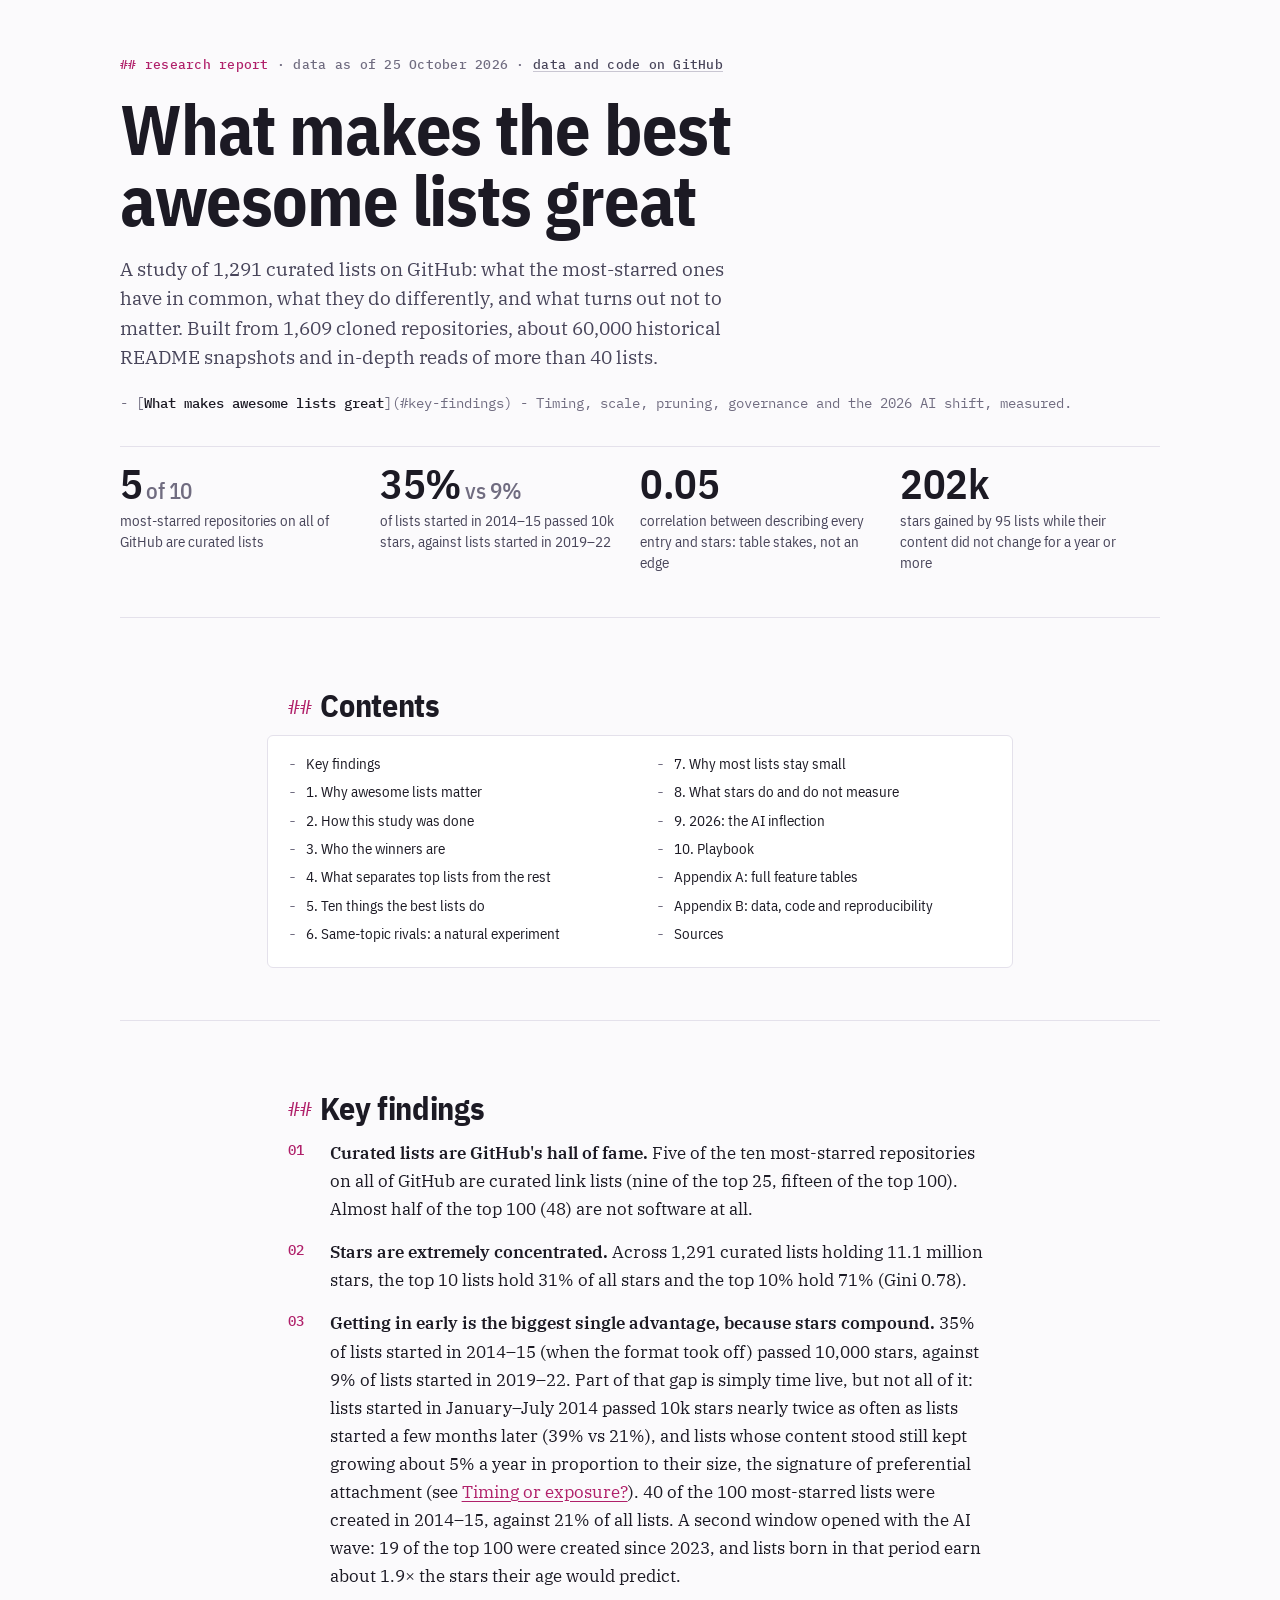
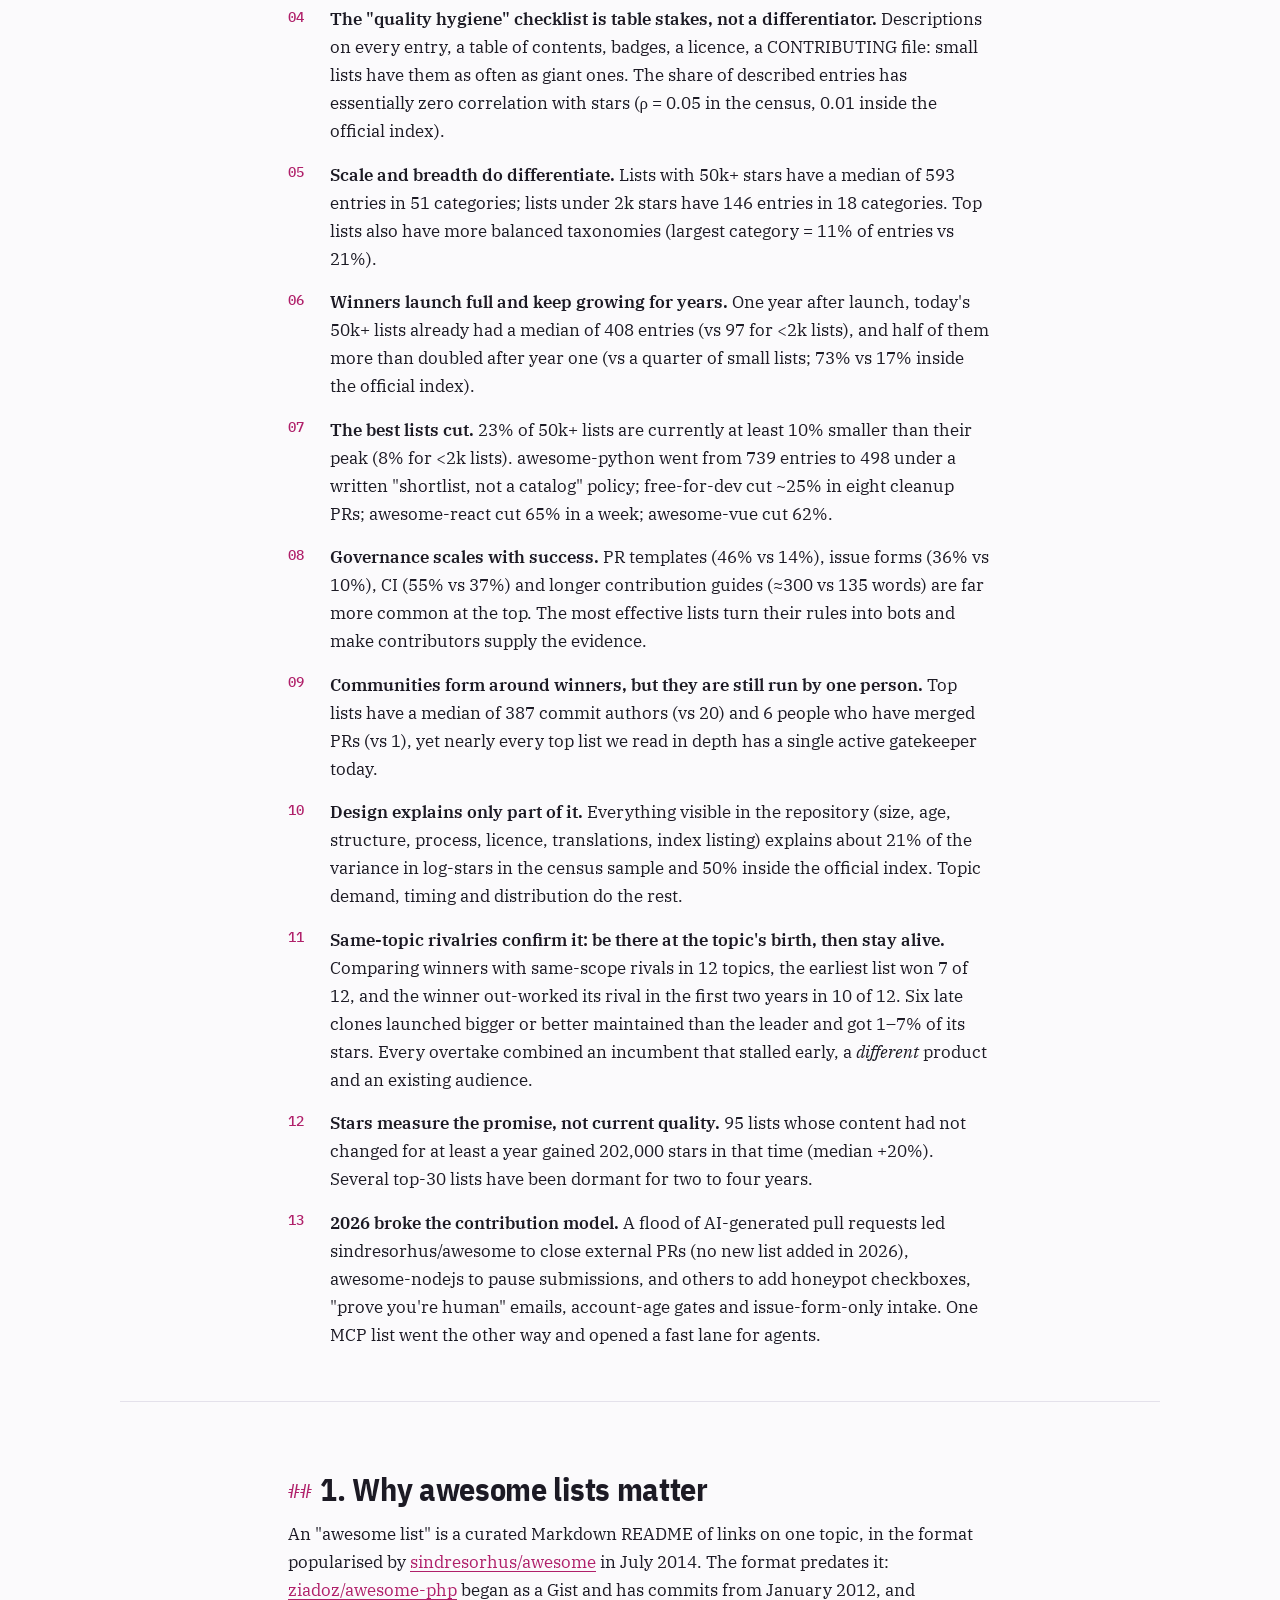
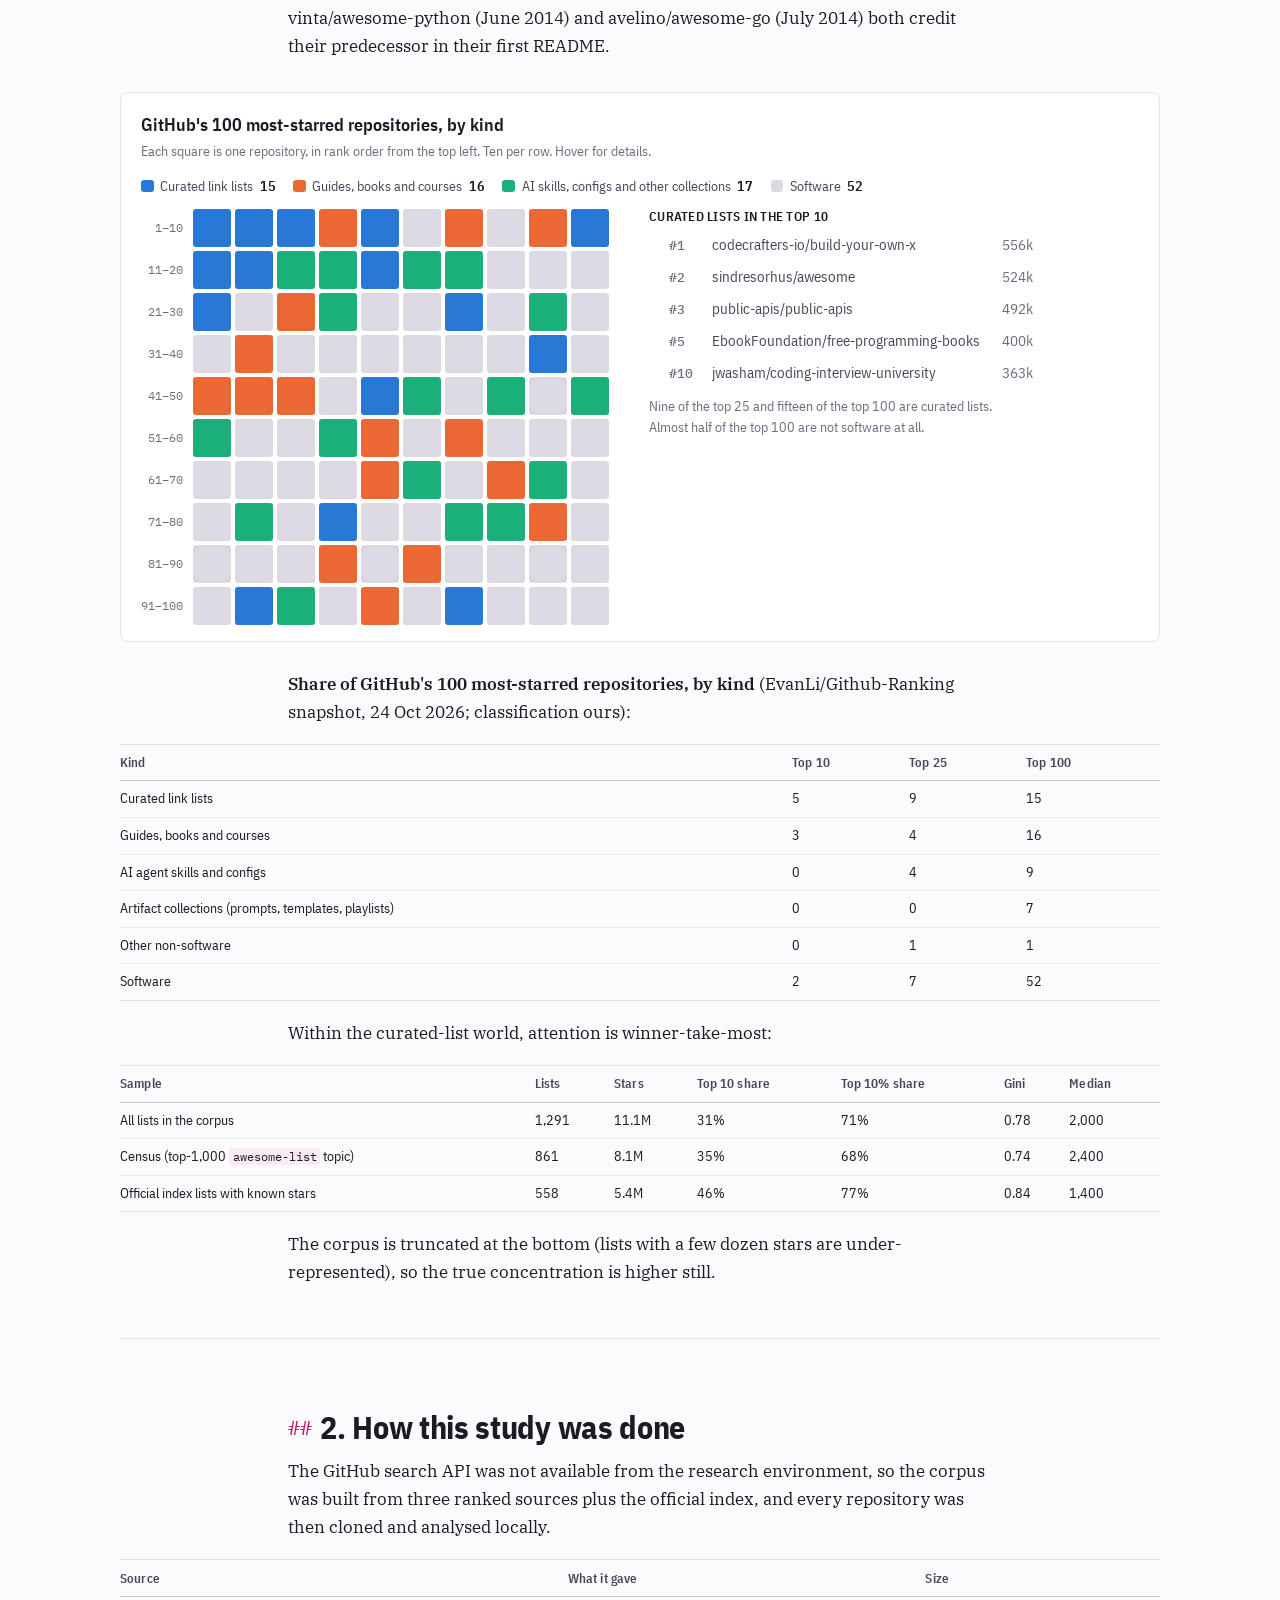
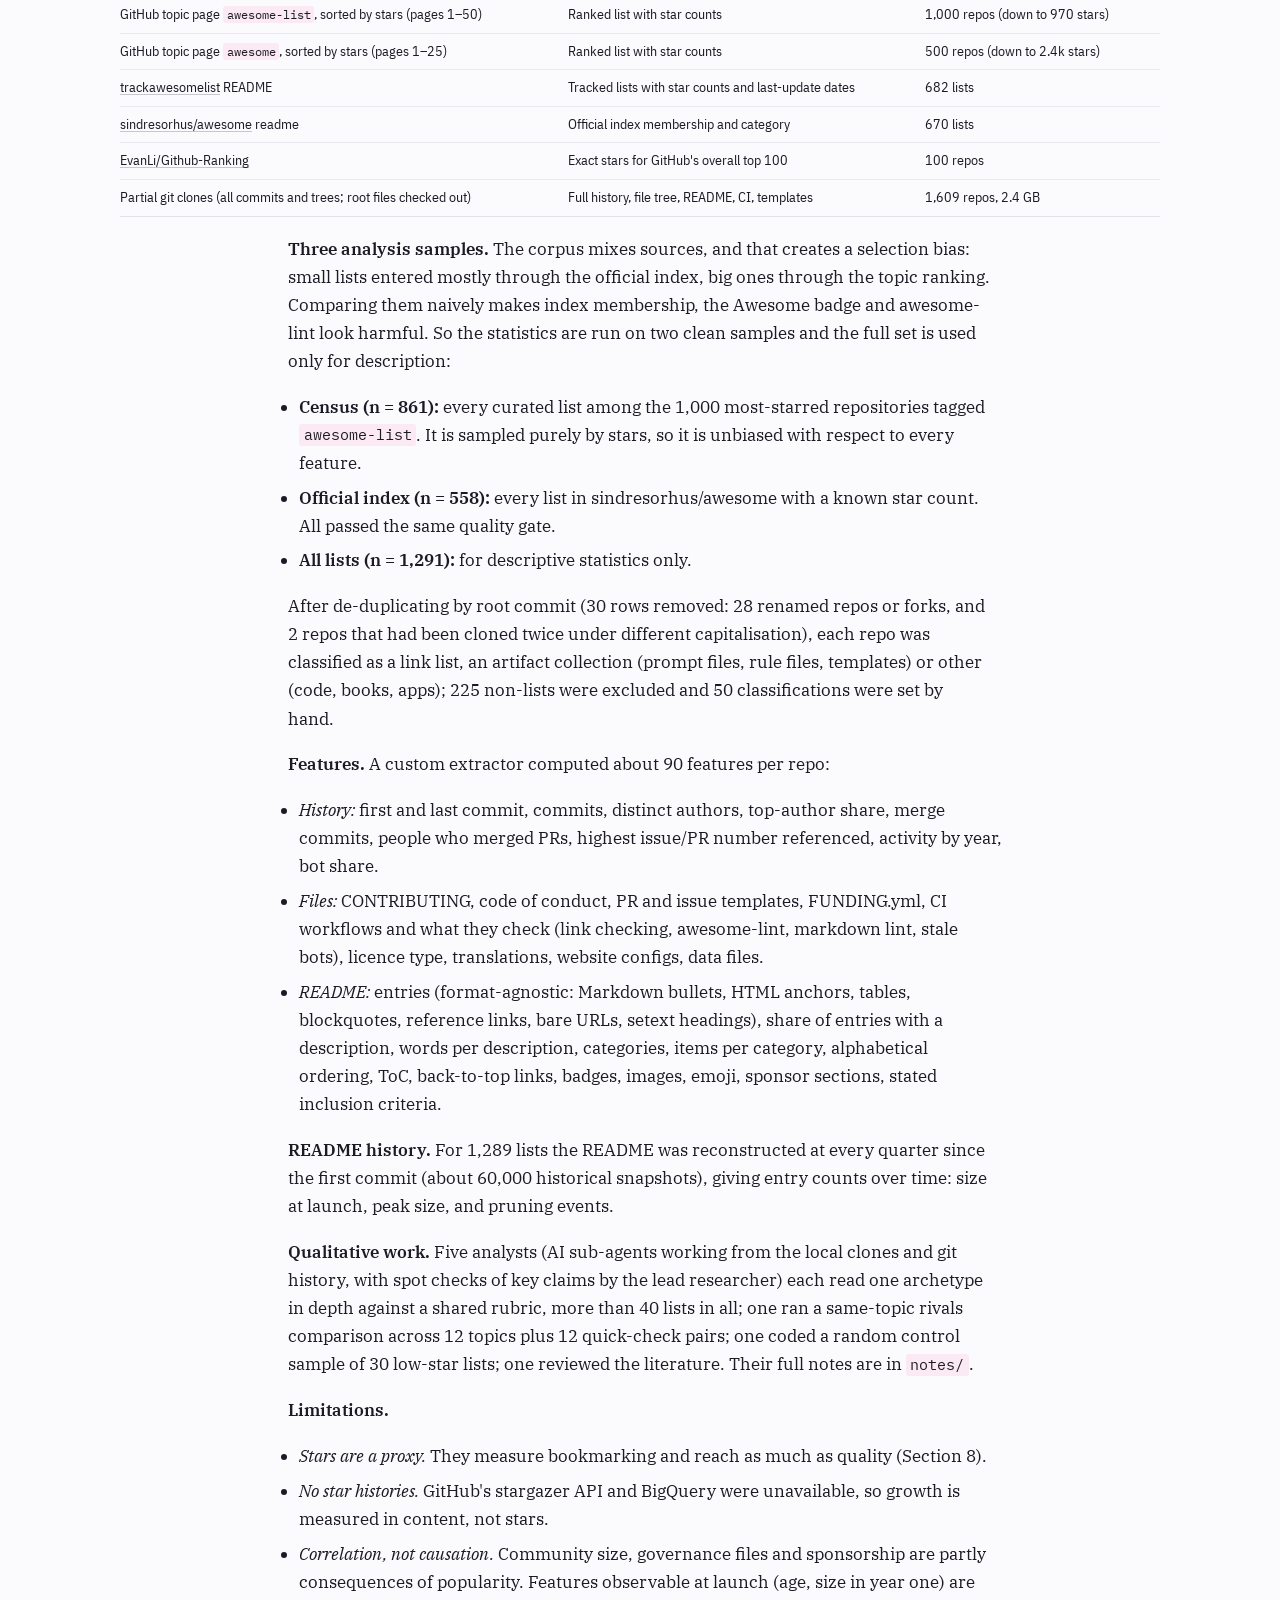
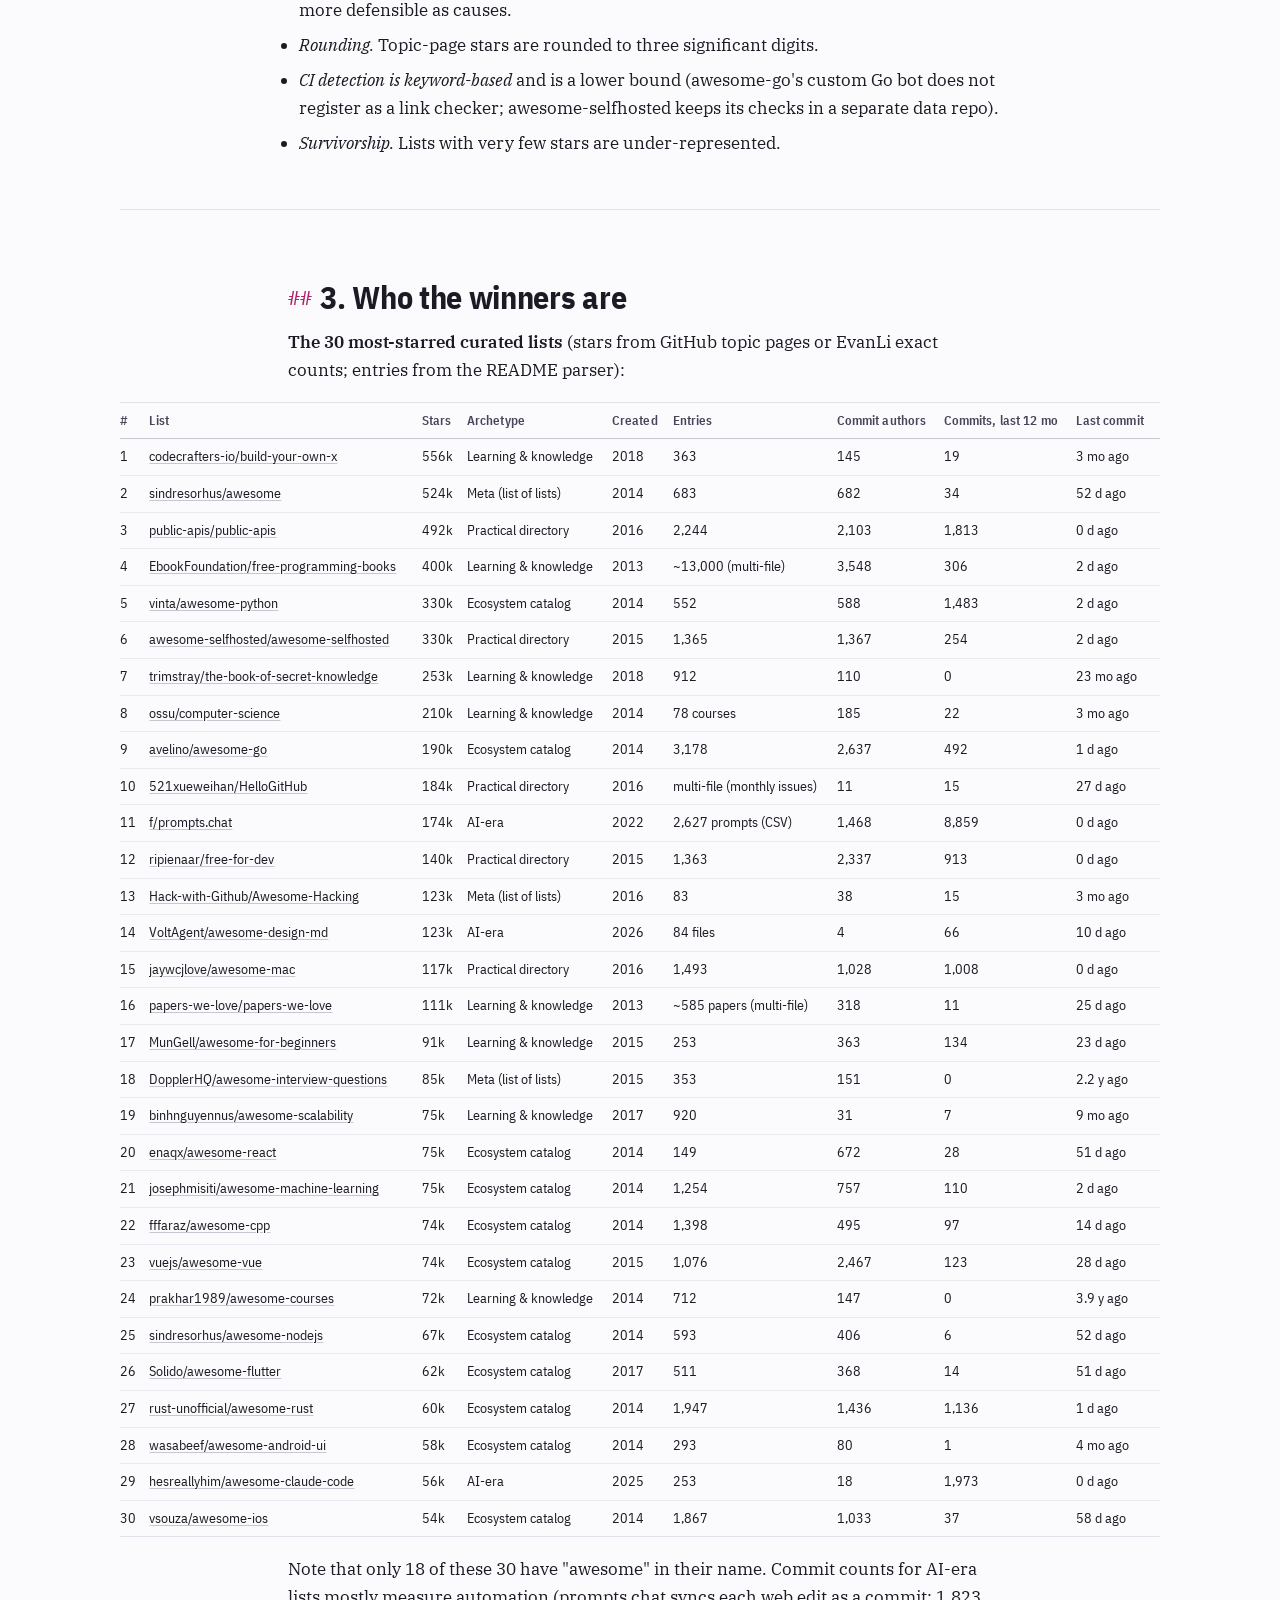
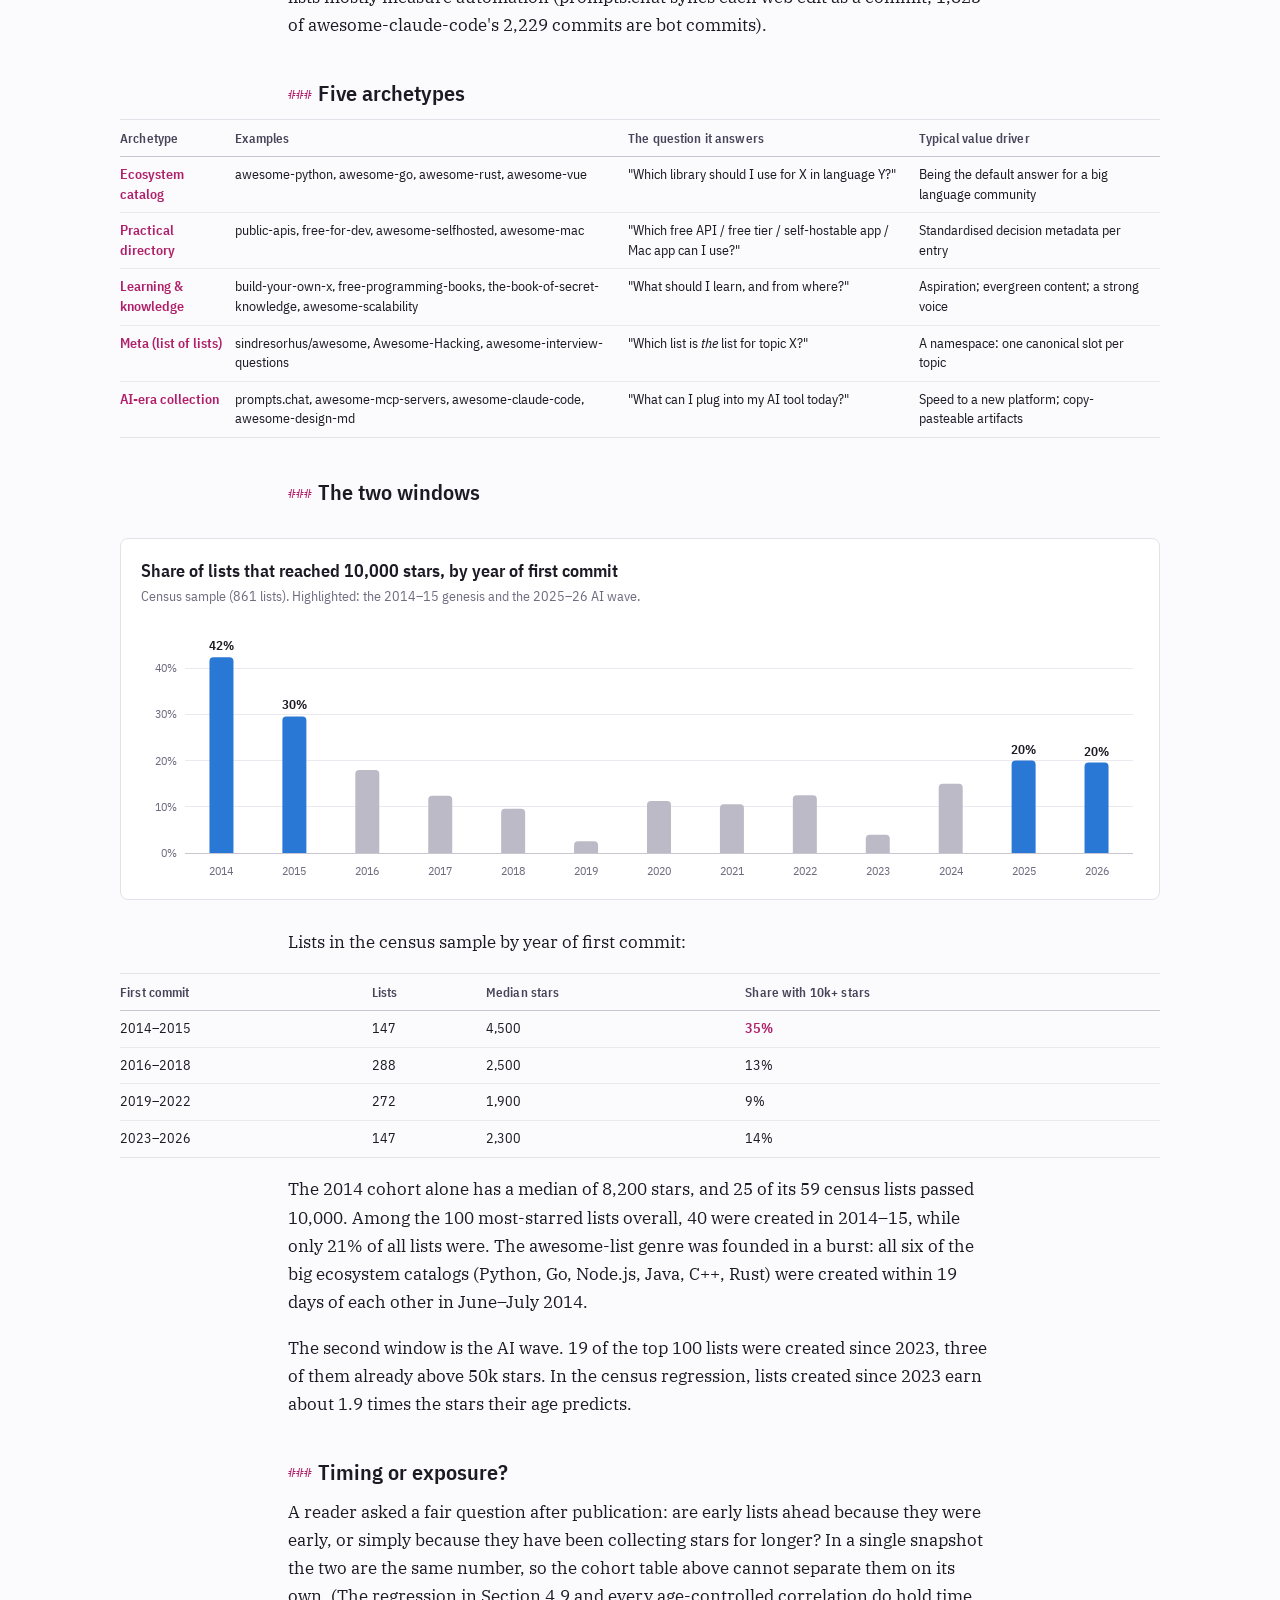
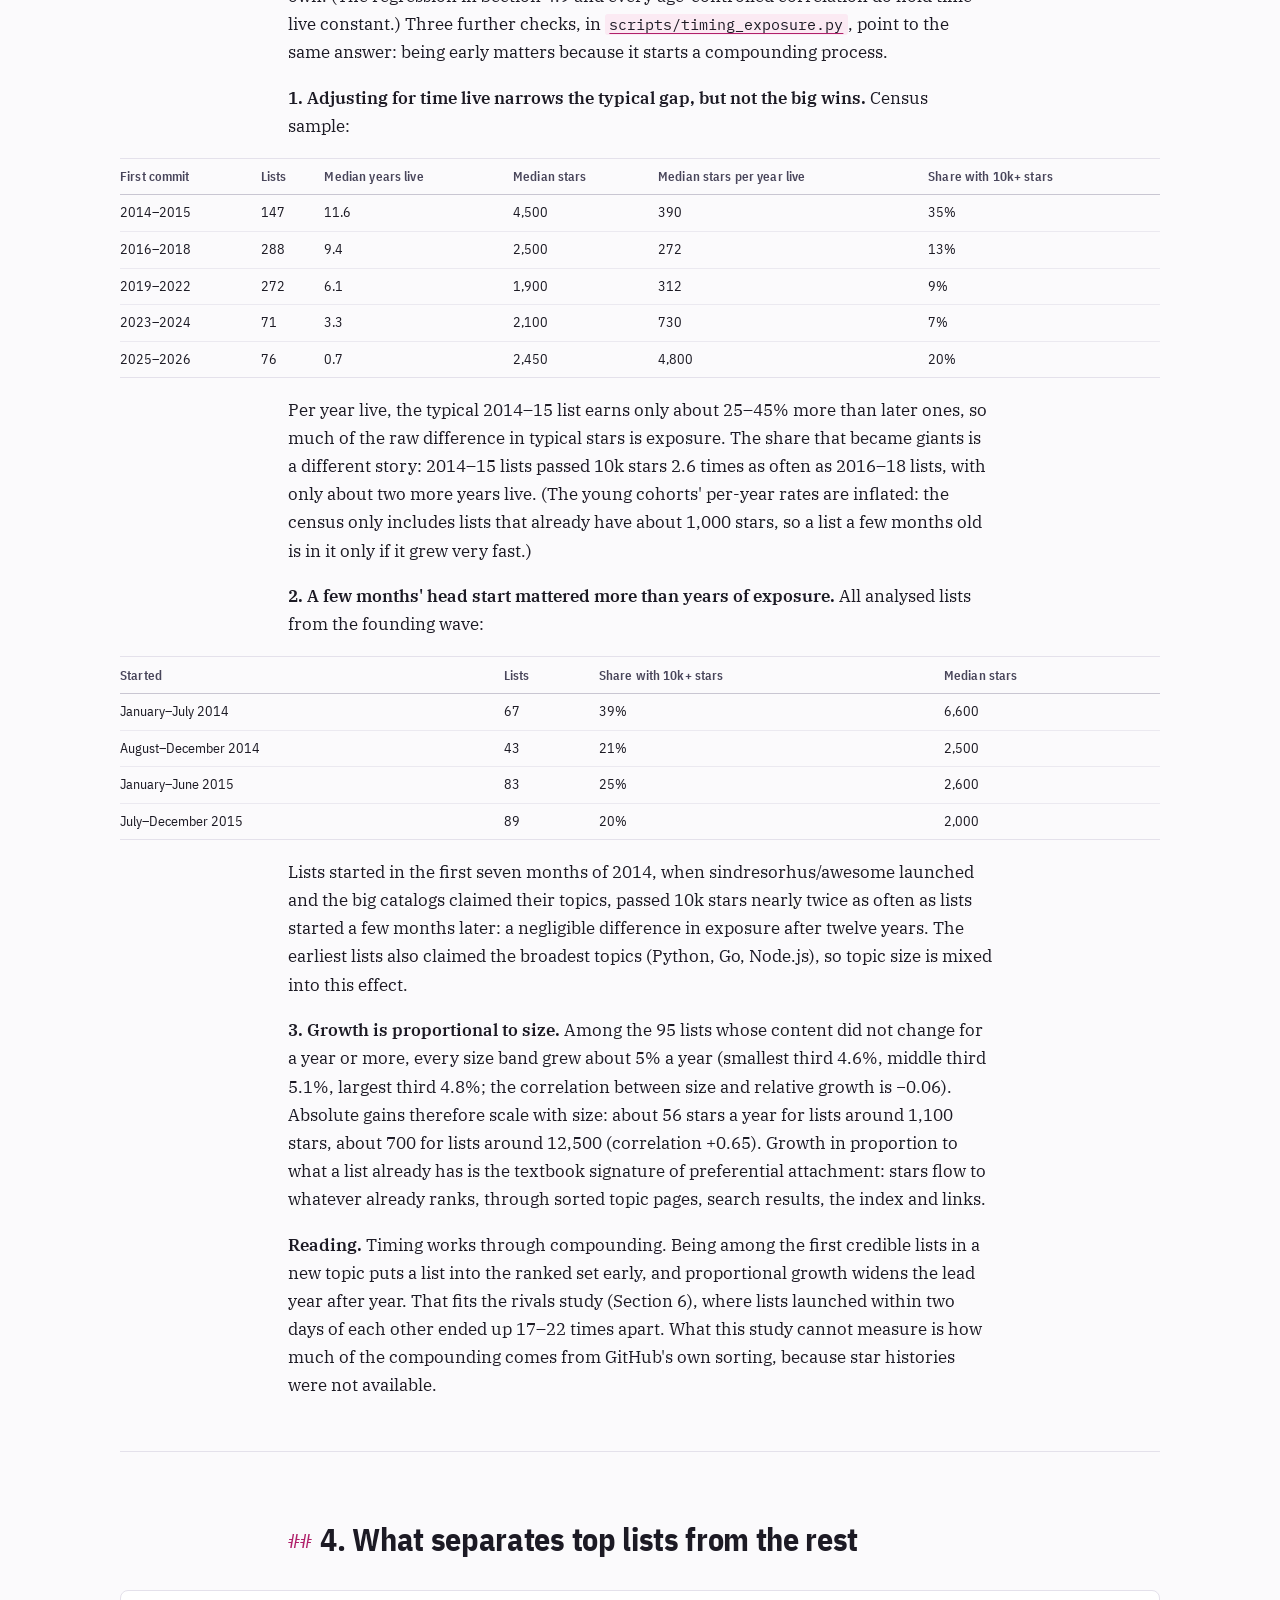
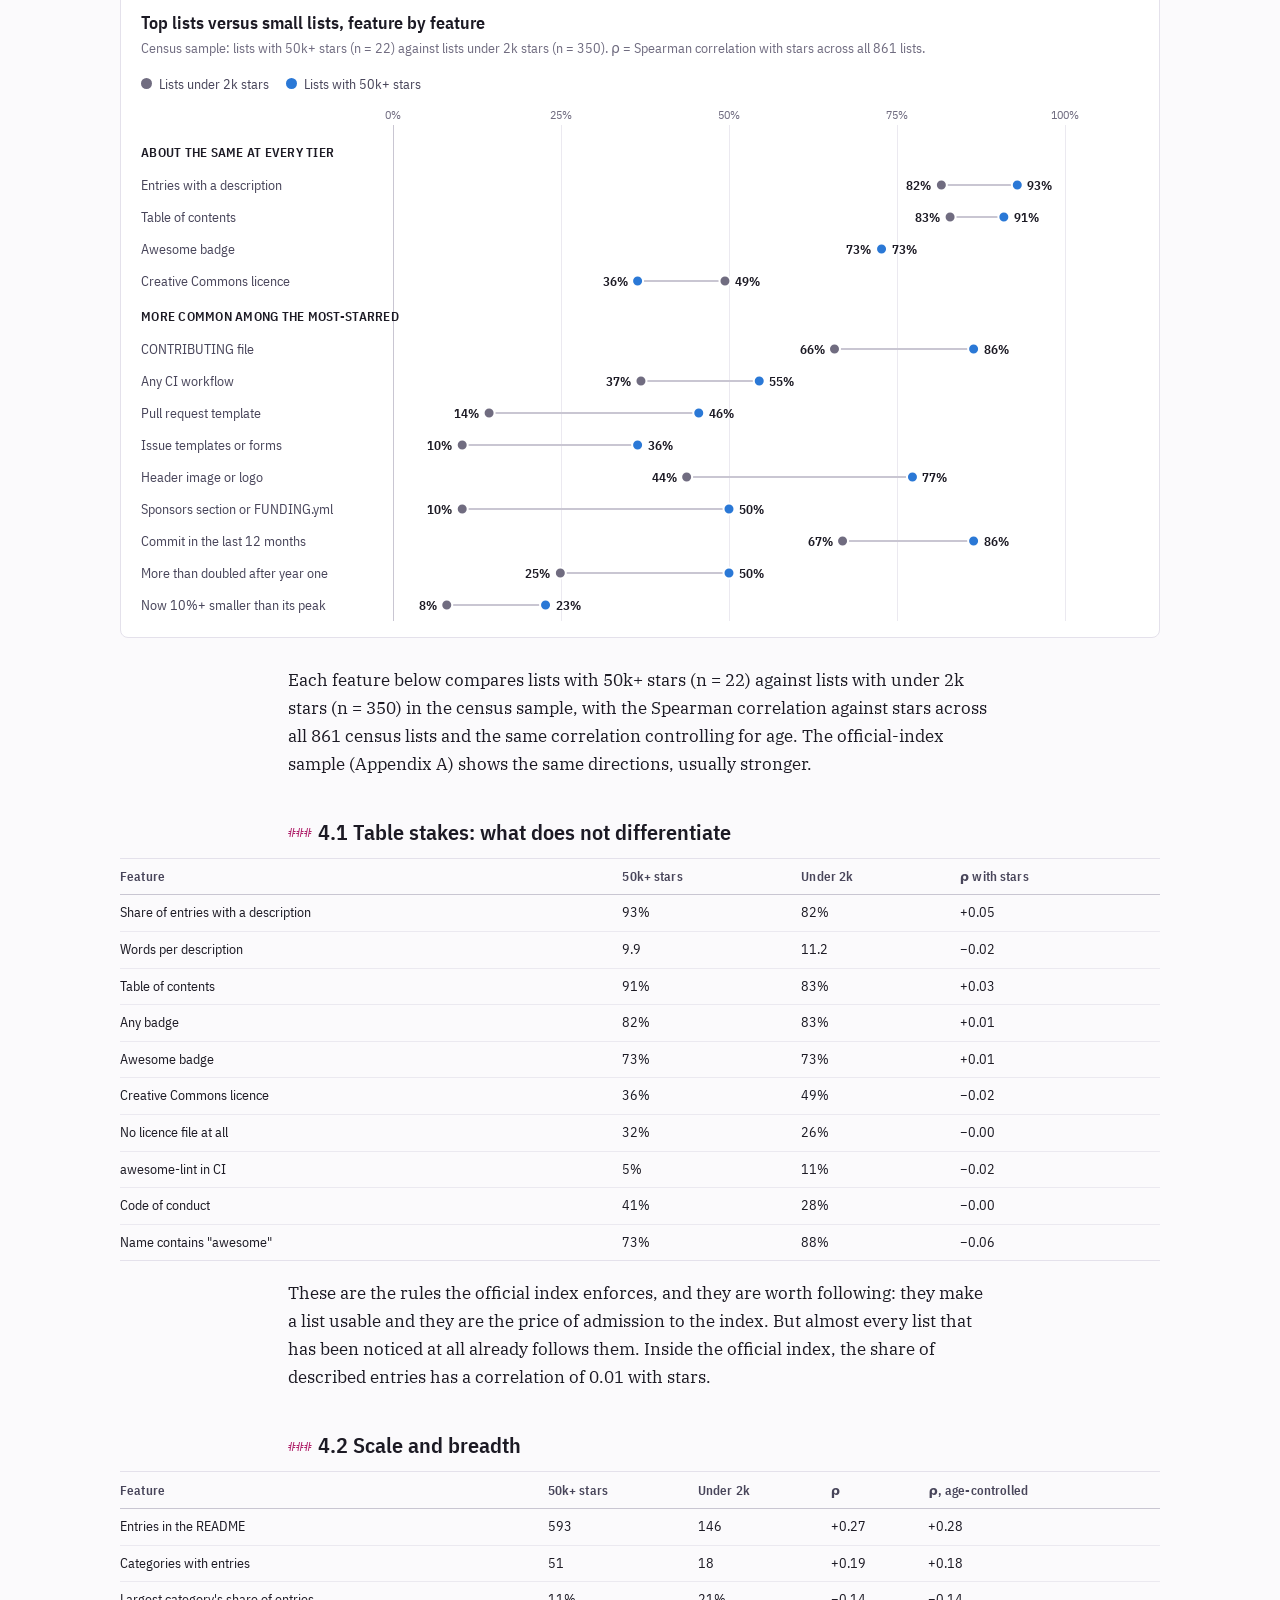
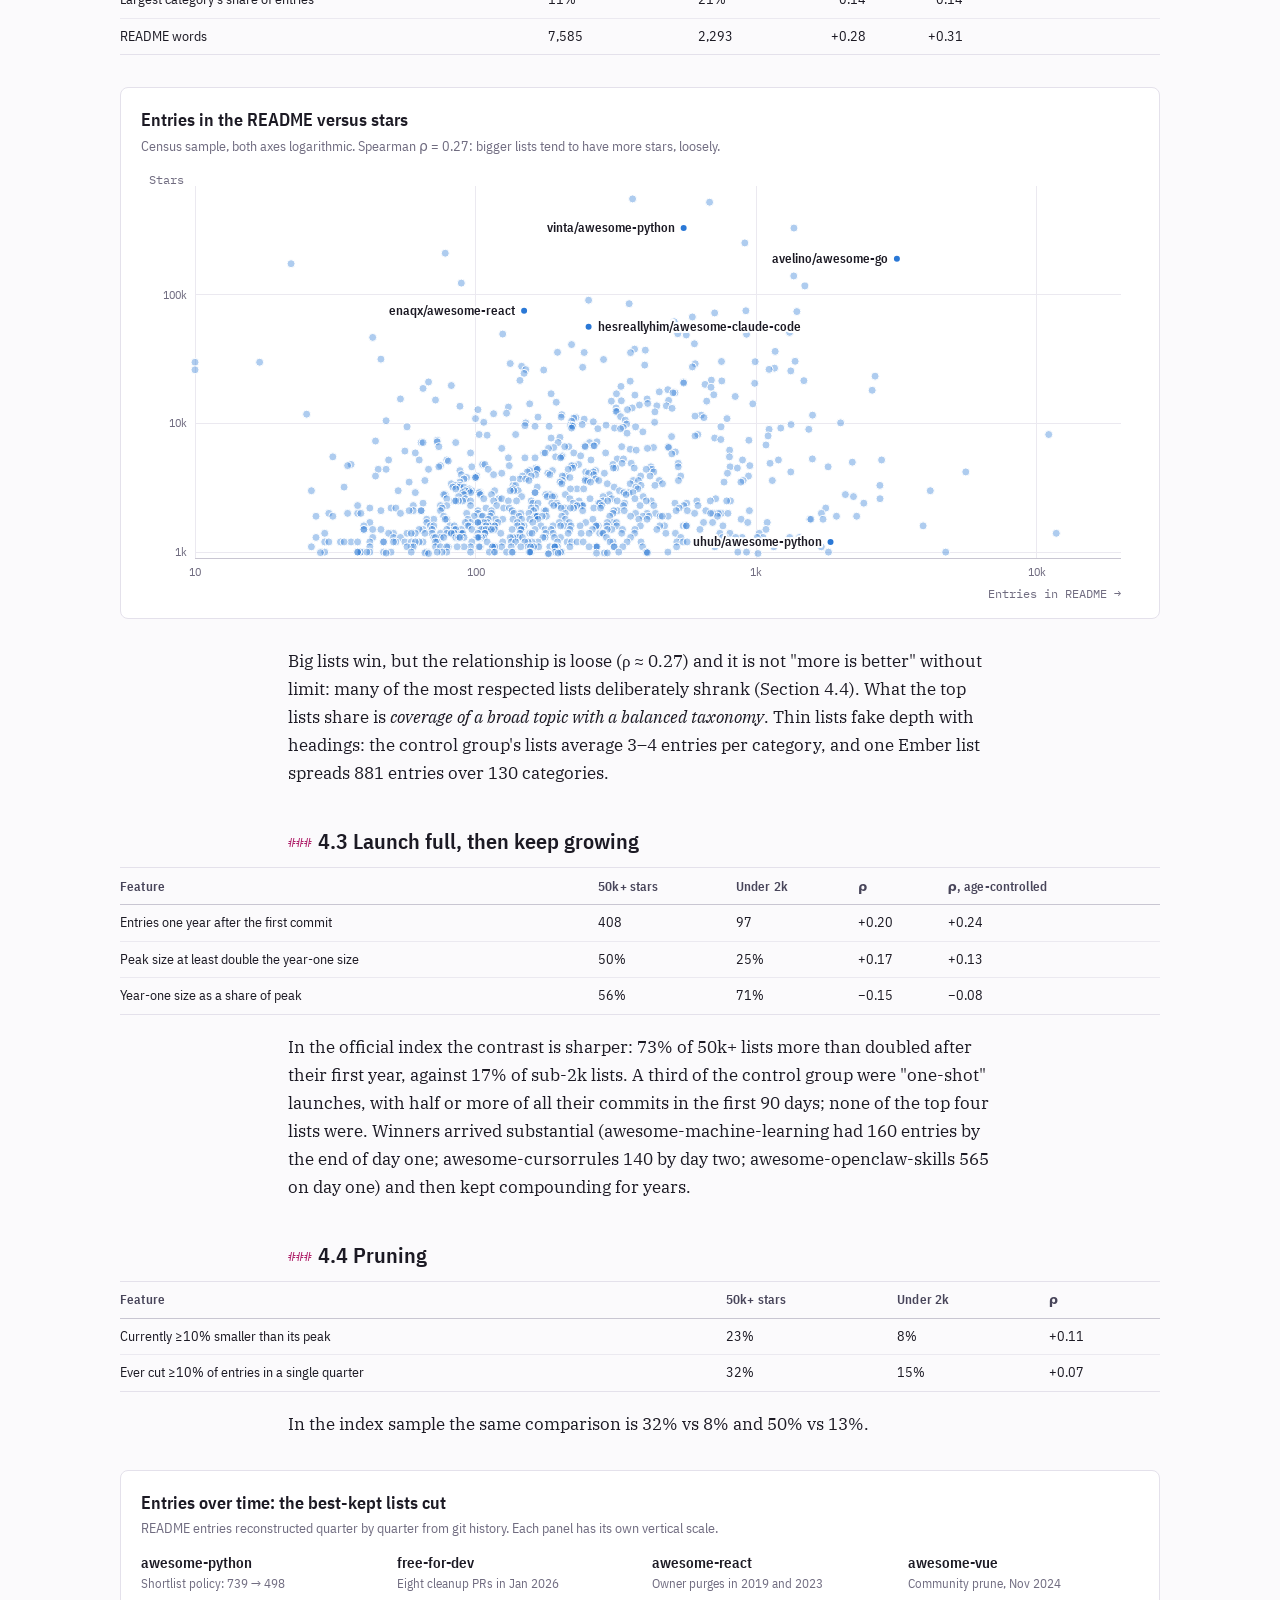
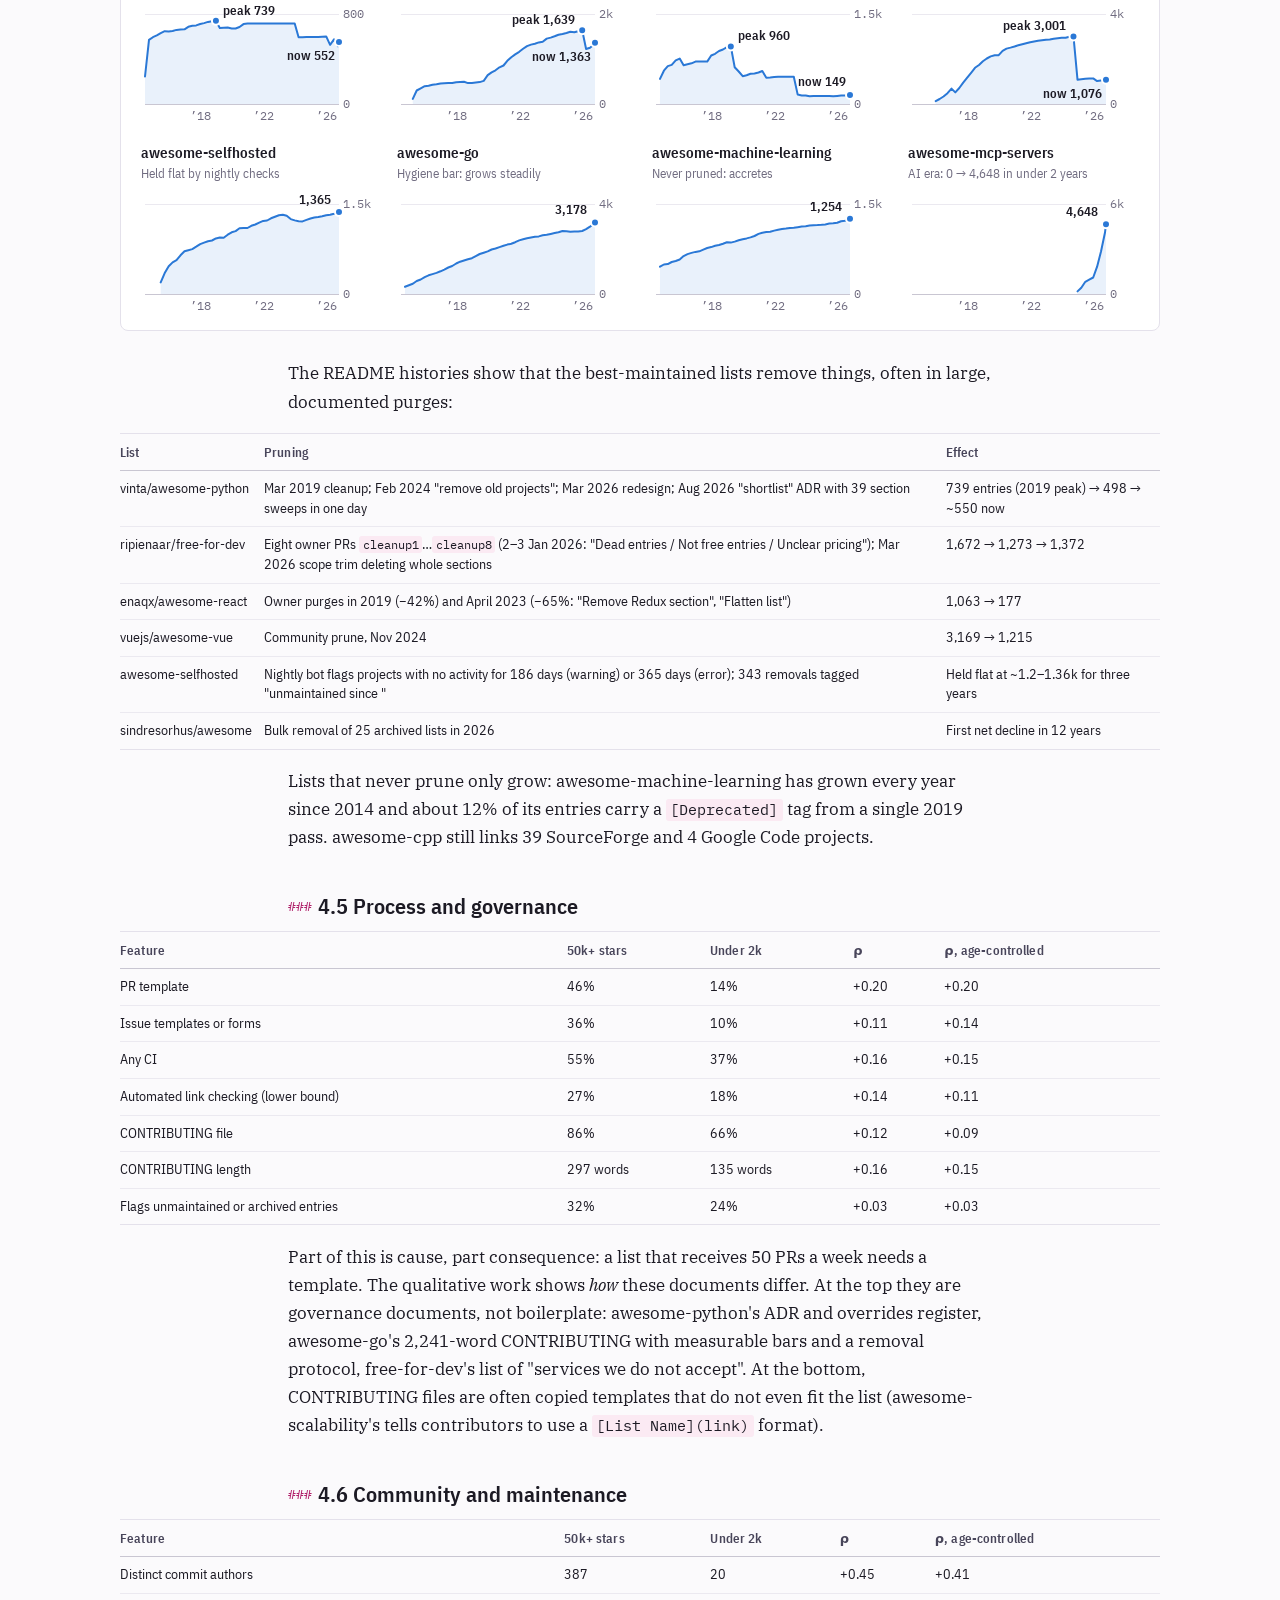
<file: docs/index.html>
<!doctype html>
<html lang="en">
<head>
<meta charset="utf-8">
<meta name="viewport" content="width=device-width, initial-scale=1, viewport-fit=cover">
<meta name="description" content="A data-driven study of 1,291 curated GitHub lists: what the most-starred awesome lists have in common, what turns out not to matter, same-topic rivalries and the 2026 AI shift.">
<meta property="og:type" content="article">
<meta property="og:title" content="What Makes Awesome Lists Great">
<meta property="og:description" content="A data-driven study of 1,291 curated GitHub lists: what the most-starred awesome lists have in common, what turns out not to matter, same-topic rivalries and the 2026 AI shift.">
<meta property="og:url" content="https://depuschm.github.io/awesome-lists-research/">
<meta property="og:image" content="https://depuschm.github.io/awesome-lists-research/social-preview.png">
<meta property="og:image:width" content="1280">
<meta property="og:image:height" content="640">
<meta property="og:image:alt" content="What Makes Awesome Lists Great: a study of 1,291 curated lists on GitHub">
<meta name="twitter:card" content="summary_large_image">
<meta name="twitter:image" content="https://depuschm.github.io/awesome-lists-research/social-preview.png">
<link rel="canonical" href="https://depuschm.github.io/awesome-lists-research/">
<style>:root{color-scheme:light;padding-top:env(safe-area-inset-top,0px);padding-bottom:env(safe-area-inset-bottom,0px)}body{margin:0}img{max-width:100%}[hidden]{display:none!important}</style>
<title>What Makes Awesome Lists Great</title>
<link rel="preconnect" href="https://fonts.googleapis.com">
<link rel="preconnect" href="https://fonts.gstatic.com" crossorigin>
<link rel="stylesheet" href="https://fonts.googleapis.com/css2?family=IBM+Plex+Mono:wght@400;500&family=IBM+Plex+Sans+Condensed:wght@500;600;700&family=IBM+Plex+Serif:ital,wght@0,400;0,600;1,400&display=swap">
<style>
/* Layout: one ~70ch reading column; figures and wide tables break out to a 1040px measure.
   Headings carry Markdown-style ## markers, because the subject is a genre of README files. */
:root {
  --bg: #fbfafc;
  --surface: #ffffff;
  --ink: #1c1a24;
  --ink-2: #48455a;
  --muted: #706c80;
  --rule: #e4e1eb;
  --accent: #b0206a;
  --accent-wash: #fbeaf3;
  --series: #2a78d6;
  --series-wash: rgba(42, 120, 214, 0.10);
  --deemph: #bdbac7;
  --grid: #ebe9f0;
  --axis: #c9c6d2;
  --u-list: #2a78d6;
  --u-guide: #eb6834;
  --u-coll: #1baf7a;
  --u-soft: #dcd9e2;
  --shadow: 0 6px 24px rgba(28, 26, 36, 0.12);
  --font-display: "IBM Plex Sans Condensed", "Arial Narrow", "Helvetica Neue", system-ui, sans-serif;
  --font-body: "IBM Plex Serif", Georgia, "Times New Roman", serif;
  --font-mono: "IBM Plex Mono", ui-monospace, SFMono-Regular, Menlo, Consolas, monospace;
  --measure: 44rem;
  --wide: 65rem;
}
@media (prefers-color-scheme: dark) {
  :root:not([data-theme="light"]) {
    --bg: #131217;
    --surface: #1b1a21;
    --ink: #ecebf2;
    --ink-2: #c6c3d1;
    --muted: #9d99ad;
    --rule: #2c2a35;
    --accent: #f27bb7;
    --accent-wash: #33192a;
    --series: #3987e5;
    --series-wash: rgba(57, 135, 229, 0.16);
    --deemph: #4d4a57;
    --grid: #25242c;
    --axis: #3b3945;
    --u-list: #3987e5;
    --u-guide: #d95926;
    --u-coll: #199e70;
    --u-soft: #34323d;
    --shadow: 0 6px 24px rgba(0, 0, 0, 0.5);
    color-scheme: dark;
  }
}
:root[data-theme="dark"] {
  --bg: #131217;
  --surface: #1b1a21;
  --ink: #ecebf2;
  --ink-2: #c6c3d1;
  --muted: #9d99ad;
  --rule: #2c2a35;
  --accent: #f27bb7;
  --accent-wash: #33192a;
  --series: #3987e5;
  --series-wash: rgba(57, 135, 229, 0.16);
  --deemph: #4d4a57;
  --grid: #25242c;
  --axis: #3b3945;
  --u-list: #3987e5;
  --u-guide: #d95926;
  --u-coll: #199e70;
  --u-soft: #34323d;
  --shadow: 0 6px 24px rgba(0, 0, 0, 0.5);
  color-scheme: dark;
}

html { -webkit-text-size-adjust: 100%; }
body {
  background: var(--bg);
  color: var(--ink);
  font: 400 1.0625rem/1.65 var(--font-body);
}
.page {
  padding-left: max(16px, env(safe-area-inset-left, 0px));
  padding-right: max(16px, env(safe-area-inset-right, 0px));
  padding-block: 0 4rem;
}

/* ---------- hero ---------- */
.hero {
  max-width: var(--wide);
  margin: 0 auto;
  padding-block: 3.5rem 2.5rem;
  border-bottom: 1px solid var(--rule);
  display: grid;
  gap: 1.25rem;
}
.eyebrow {
  margin: 0;
  font: 500 0.8125rem/1.4 var(--font-mono);
  letter-spacing: 0.02em;
  color: var(--muted);
}
.eyebrow .tag { color: var(--accent); }
.hero h1 {
  margin: 0;
  max-width: 18ch;
  font: 700 clamp(2.4rem, 6.2vw, 4.4rem)/1.0 var(--font-display);
  letter-spacing: -0.015em;
  text-wrap: balance;
}
.dek {
  margin: 0;
  max-width: 40rem;
  font-size: 1.1875rem;
  line-height: 1.55;
  color: var(--ink-2);
}
.entry-line {
  margin: 0;
  font: 400 0.875rem/1.5 var(--font-mono);
  color: var(--muted);
  overflow-wrap: anywhere;
}
.entry-line b { color: var(--ink); font-weight: 500; }
.figures {
  margin: 0.75rem 0 0;
  display: grid;
  grid-template-columns: repeat(auto-fit, minmax(12.5rem, 1fr));
  gap: 0;
  border-top: 1px solid var(--rule);
}
.figures > div {
  padding: 1rem 1.25rem 0.25rem 0;
  display: grid;
  gap: 0.35rem;
  align-content: start;
  min-width: 0;
}
.figures .num {
  font: 600 2.6rem/1 var(--font-display);
  letter-spacing: -0.01em;
  color: var(--ink);
}
.figures .num small { font-size: 0.55em; font-weight: 500; color: var(--muted); margin-left: 0.15em; }
.figures .lbl {
  font: 400 0.9375rem/1.4 var(--font-display);
  color: var(--ink-2);
  max-width: 17rem;
}

/* ---------- article flow ---------- */
.article { max-width: var(--wide); margin: 0 auto; }
.article > * { max-width: var(--measure); margin-inline: auto; margin-block: 0; }
.article > * + * { margin-top: 1.05em; }
.article > figure.chart, .article > .table-wrap { max-width: var(--wide); }
.article > hr { max-width: var(--wide); border: 0; border-top: 1px solid var(--rule); margin-block: 3.25rem 0; }
.article > hr + * { margin-top: 2.5rem; }

.article h2, .article h3 {
  font-family: var(--font-display);
  color: var(--ink);
  text-wrap: balance;
  scroll-margin-top: 1.5rem;
}
.article h2 { font-size: 2rem; line-height: 1.12; font-weight: 700; letter-spacing: -0.01em; margin-top: 2.2em; }
.article h3 { font-size: 1.35rem; line-height: 1.25; font-weight: 600; margin-top: 1.9em; }
.article h2::before, .article h3::before {
  font-family: var(--font-mono);
  font-weight: 400;
  color: var(--accent);
  margin-right: 0.45em;
  font-size: 0.62em;
  vertical-align: 0.18em;
}
.article h2::before { content: "##"; }
.article h3::before { content: "###"; }
.article h2 + *, .article h3 + * { margin-top: 0.7em; }

.article p, .article li { hanging-punctuation: first; }
.article a { color: var(--accent); text-decoration-thickness: 1px; text-underline-offset: 0.15em; }
.article a:hover { text-decoration-thickness: 2px; }
.article a:focus-visible { outline: 2px solid var(--accent); outline-offset: 2px; border-radius: 2px; }
.article strong { font-weight: 600; color: var(--ink); }
.article code {
  font: 0.86em var(--font-mono);
  background: var(--accent-wash);
  color: var(--ink);
  padding: 0.08em 0.3em;
  border-radius: 3px;
  overflow-wrap: anywhere;
}
.article ul, .article ol { padding-left: 1.35em; }
.article li + li { margin-top: 0.4em; }
.article li > ul, .article li > ol { margin-top: 0.4em; }

/* Contents block: the one section awesome-lint requires every list to open with */
#contents + ul {
  list-style: none;
  padding: 1rem 1.25rem;
  border: 1px solid var(--rule);
  border-radius: 6px;
  background: var(--surface);
  columns: 2 16rem;
  column-gap: 2rem;
  font: 400 0.95rem/1.5 var(--font-display);
}
#contents + ul li { break-inside: avoid; margin: 0 0 0.35rem; }
#contents + ul li::before { content: "- "; font-family: var(--font-mono); color: var(--muted); }
#contents + ul a { color: var(--ink); text-decoration: none; }
#contents + ul a:hover { color: var(--accent); text-decoration: underline; }

/* Key findings */
#key-findings + ol { list-style: none; padding-left: 0; counter-reset: kf; }
#key-findings + ol > li {
  counter-increment: kf;
  position: relative;
  padding-left: 2.6rem;
}
#key-findings + ol > li + li { margin-top: 0.9em; }
#key-findings + ol > li::before {
  content: counter(kf, decimal-leading-zero);
  position: absolute;
  left: 0;
  top: 0.12em;
  font: 500 0.85rem/1.6 var(--font-mono);
  color: var(--accent);
}

/* ---------- tables ---------- */
.table-wrap {
  overflow-x: auto;
  -webkit-overflow-scrolling: touch;
  border-top: 1px solid var(--rule);
  border-bottom: 1px solid var(--rule);
}
.table-wrap table {
  border-collapse: collapse;
  width: 100%;
  font: 400 0.875rem/1.4 var(--font-display);
  font-variant-numeric: tabular-nums;
}
.table-wrap th {
  text-align: left;
  font-weight: 600;
  color: var(--ink-2);
  font-size: 0.8125rem;
  letter-spacing: 0.01em;
  padding: 0.6rem 0.75rem 0.5rem 0;
  border-bottom: 1px solid var(--axis);
  vertical-align: bottom;
  white-space: nowrap;
}
.table-wrap td {
  padding: 0.5rem 0.75rem 0.5rem 0;
  border-bottom: 1px solid var(--grid);
  vertical-align: top;
}
.table-wrap tr:last-child td { border-bottom: 0; }
.table-wrap td a { color: var(--ink); text-decoration-color: var(--axis); }
.table-wrap td a:hover { color: var(--accent); }
.table-wrap td strong { color: var(--accent); }

/* ---------- figures ---------- */
figure.chart {
  margin-top: 2rem;
  margin-bottom: 0.5rem;
  padding: 1.25rem 1.25rem 1rem;
  background: var(--surface);
  border: 1px solid var(--rule);
  border-radius: 8px;
}
figure.chart + * { margin-top: 1.75rem; }
figcaption { display: grid; gap: 0.25rem; margin-bottom: 1rem; }
.fig-title { font: 600 1.125rem/1.3 var(--font-display); color: var(--ink); text-wrap: balance; }
.fig-cap { font: 400 0.875rem/1.45 var(--font-display); color: var(--muted); }
.chart-body { position: relative; min-width: 0; }
.chart-body svg { display: block; overflow: visible; }
.legend { display: flex; flex-wrap: wrap; gap: 0.4rem 1.1rem; margin-bottom: 0.85rem; font: 400 0.875rem/1.3 var(--font-display); color: var(--ink-2); }
.legend .key { display: inline-flex; align-items: center; gap: 0.4rem; }
.legend .key b { font-weight: 600; color: var(--ink); font-variant-numeric: tabular-nums; }
.legend .sw { width: 0.8rem; height: 0.8rem; border-radius: 3px; display: inline-block; }
.legend .dot { width: 0.7rem; height: 0.7rem; border-radius: 50%; display: inline-block; }

.sw.u-list, rect.u-list { background: var(--u-list); fill: var(--u-list); }
.sw.u-guide, rect.u-guide { background: var(--u-guide); fill: var(--u-guide); }
.sw.u-coll, rect.u-coll { background: var(--u-coll); fill: var(--u-coll); }
.sw.u-soft, rect.u-soft { background: var(--u-soft); fill: var(--u-soft); }
rect.unit { stroke: var(--surface); stroke-width: 0; transition: opacity 120ms ease; }
rect.unit:hover { stroke: var(--ink); stroke-width: 1.5; }

.grid-line { stroke: var(--grid); stroke-width: 1; shape-rendering: crispEdges; }
.axis-line { stroke: var(--axis); stroke-width: 1; shape-rendering: crispEdges; }
.bar-hi { fill: var(--series); }
.bar-lo { fill: var(--deemph); }
.bar-hit { fill: transparent; cursor: default; }
.db-line { stroke: var(--axis); stroke-width: 2; }
.dot-hi { fill: var(--series); stroke: var(--surface); stroke-width: 2; }
.dot-lo { fill: var(--muted); stroke: var(--surface); stroke-width: 2; }
.dot.dot-hi-legend { background: var(--series); }
.dot.dot-lo-legend { background: var(--muted); }
.sc-dot { fill: var(--series); fill-opacity: 0.38; stroke: var(--surface); stroke-width: 1; }
.sc-hi { fill: var(--series); fill-opacity: 1; stroke: var(--surface); stroke-width: 2; }
.sc-ring { fill: none; stroke: var(--ink); stroke-width: 1.5; }
.ln { fill: none; stroke: var(--series); stroke-width: 2; stroke-linejoin: round; stroke-linecap: round; }
.ar { fill: var(--series-wash); }
.mk { fill: var(--series); stroke: var(--surface); stroke-width: 2; }
.xhair { stroke: var(--ink-2); stroke-width: 1; }
.t-muted { fill: var(--muted); font: 400 11.5px var(--font-mono); }
.t-axis { fill: var(--muted); font: 400 12px var(--font-display); font-variant-numeric: tabular-nums; }
.t-label { fill: var(--ink-2); font: 400 13.5px var(--font-display); }
.t-ink { fill: var(--ink); font: 600 12.5px var(--font-display); font-variant-numeric: tabular-nums; }
.t-head { fill: var(--ink); font: 600 13px var(--font-display); letter-spacing: 0.02em; text-transform: uppercase; }

.panels { display: grid; gap: 1.25rem 1.5rem; grid-template-columns: repeat(auto-fill, minmax(min(100%, 13.5rem), 1fr)); }
.panel { min-width: 0; display: grid; gap: 0.2rem; }
.panel .pt { font: 600 0.9375rem/1.25 var(--font-display); color: var(--ink); overflow-wrap: anywhere; }
.panel .pn { font: 400 0.8125rem/1.3 var(--font-display); color: var(--muted); }

.tip {
  position: fixed;
  z-index: 50;
  pointer-events: none;
  max-width: 18rem;
  padding: 0.5rem 0.65rem;
  background: var(--surface);
  color: var(--ink);
  border: 1px solid var(--rule);
  border-radius: 6px;
  box-shadow: var(--shadow);
  font: 400 0.8125rem/1.4 var(--font-display);
  font-variant-numeric: tabular-nums;
}
.tip b { font-weight: 600; }
.tip .mut { color: var(--muted); }

.colophon {
  max-width: var(--measure);
  margin: 4rem auto 0;
  padding-top: 1.25rem;
  border-top: 1px solid var(--rule);
  font: 400 0.875rem/1.5 var(--font-display);
  color: var(--muted);
}

@media (max-width: 640px) {
  body { font-size: 1rem; }
  .hero { padding-block: 2rem 1.75rem; }
  .article h2 { font-size: 1.6rem; }
  figure.chart { padding: 1rem 0.85rem 0.75rem; margin-inline: -4px; }
  .figures .num { font-size: 2.2rem; }
}
@media (prefers-reduced-motion: reduce) {
  * { transition: none !important; }
}
.halo { paint-order: stroke; stroke: var(--surface); stroke-width: 4px; stroke-linejoin: round; }
.unit-wrap { display: flex; flex-wrap: wrap; gap: 1.5rem 2.5rem; align-items: flex-start; }
.unit-aside { flex: 1 1 15rem; min-width: 0; max-width: 24rem; display: grid; gap: 0.6rem; }
.ua-h { font: 600 0.8125rem/1.3 var(--font-display); letter-spacing: 0.02em; text-transform: uppercase; color: var(--ink); }
.ua-list { list-style: none; margin: 0; padding: 0; display: grid; gap: 0.35rem; font: 400 0.9375rem/1.35 var(--font-display); color: var(--ink-2); }
.ua-list li { display: flex; gap: 0.5rem; align-items: baseline; overflow-wrap: anywhere; }
.ua-r { font: 500 0.8125rem/1 var(--font-mono); color: var(--muted); min-width: 2.2rem; }
.ua-s { margin-left: auto; font-variant-numeric: tabular-nums; color: var(--muted); white-space: nowrap; }
.ua-note { margin: 0.25rem 0 0; font: 400 0.875rem/1.45 var(--font-display); color: var(--muted); }
.eyebrow a { color: var(--ink-2); text-decoration-color: var(--axis); text-underline-offset: 0.18em; }
.eyebrow a:hover { color: var(--accent); }
.colophon a { color: var(--accent); }

</style>
</head>
<body>
<div class="page">
<header class="hero">
  <p class="eyebrow"><span class="tag">## research report</span> · data as of 25 October 2026 · <a href="https://github.com/depuschm/awesome-lists-research" target="_blank" rel="noopener">data and code on GitHub</a></p>
  <h1>What makes the best awesome lists great</h1>
  <p class="dek">A study of 1,291 curated lists on GitHub: what the most-starred ones have in common, what they do differently, and what turns out not to matter. Built from 1,609 cloned repositories, about 60,000 historical README snapshots and in-depth reads of more than 40 lists.</p>
  <p class="entry-line">- [<b>What makes awesome lists great</b>](#key-findings) - Timing, scale, pruning, governance and the 2026 AI shift, measured.</p>
  <div class="figures">
    <div><span class="num">5<small>of 10</small></span><span class="lbl">most-starred repositories on all of GitHub are curated lists</span></div>
    <div><span class="num">35%<small>vs 9%</small></span><span class="lbl">of lists started in 2014–15 passed 10k stars, against lists started in 2019–22</span></div>
    <div><span class="num">0.05</span><span class="lbl">correlation between describing every entry and stars: table stakes, not an edge</span></div>
    <div><span class="num">202k</span><span class="lbl">stars gained by 95 lists while their content did not change for a year or more</span></div>
  </div>
</header>

<main class="article">
<h2 id="contents">Contents</h2>
<ul>
<li><a href="#key-findings">Key findings</a></li>
<li><a href="#1-why-awesome-lists-matter">1. Why awesome lists matter</a></li>
<li><a href="#2-how-this-study-was-done">2. How this study was done</a></li>
<li><a href="#3-who-the-winners-are">3. Who the winners are</a></li>
<li><a href="#4-what-separates-top-lists-from-the-rest">4. What separates top lists from the rest</a></li>
<li><a href="#5-ten-things-the-best-lists-do">5. Ten things the best lists do</a></li>
<li><a href="#6-same-topic-rivals-a-natural-experiment">6. Same-topic rivals: a natural experiment</a></li>
<li><a href="#7-why-most-lists-stay-small">7. Why most lists stay small</a></li>
<li><a href="#8-what-stars-do-and-do-not-measure">8. What stars do and do not measure</a></li>
<li><a href="#9-2026-the-ai-inflection">9. 2026: the AI inflection</a></li>
<li><a href="#10-playbook">10. Playbook</a></li>
<li><a href="#appendix-a-full-feature-tables">Appendix A: full feature tables</a></li>
<li><a href="#appendix-b-data-code-and-reproducibility">Appendix B: data, code and reproducibility</a></li>
<li><a href="#sources">Sources</a></li>
</ul>
<hr />
<h2 id="key-findings">Key findings</h2>
<ol>
<li><strong>Curated lists are GitHub's hall of fame.</strong> Five of the ten most-starred repositories on all of GitHub are curated link lists (nine of the top 25, fifteen of the top 100). Almost half of the top 100 (48) are not software at all.</li>
<li><strong>Stars are extremely concentrated.</strong> Across 1,291 curated lists holding 11.1 million stars, the top 10 lists hold 31% of all stars and the top 10% hold 71% (Gini 0.78).</li>
<li><strong>Getting in early is the biggest single advantage, because stars compound.</strong> 35% of lists started in 2014–15 (when the format took off) passed 10,000 stars, against 9% of lists started in 2019–22. Part of that gap is simply time live, but not all of it: lists started in January–July 2014 passed 10k stars nearly twice as often as lists started a few months later (39% vs 21%), and lists whose content stood still kept growing about 5% a year in proportion to their size, the signature of preferential attachment (see <a href="#timing-or-exposure">Timing or exposure?</a>). 40 of the 100 most-starred lists were created in 2014–15, against 21% of all lists. A second window opened with the AI wave: 19 of the top 100 were created since 2023, and lists born in that period earn about 1.9× the stars their age would predict.</li>
<li><strong>The "quality hygiene" checklist is table stakes, not a differentiator.</strong> Descriptions on every entry, a table of contents, badges, a licence, a CONTRIBUTING file: small lists have them as often as giant ones. The share of described entries has essentially zero correlation with stars (ρ = 0.05 in the census, 0.01 inside the official index).</li>
<li><strong>Scale and breadth do differentiate.</strong> Lists with 50k+ stars have a median of 593 entries in 51 categories; lists under 2k stars have 146 entries in 18 categories. Top lists also have more balanced taxonomies (largest category = 11% of entries vs 21%).</li>
<li><strong>Winners launch full and keep growing for years.</strong> One year after launch, today's 50k+ lists already had a median of 408 entries (vs 97 for &lt;2k lists), and half of them more than doubled after year one (vs a quarter of small lists; 73% vs 17% inside the official index).</li>
<li><strong>The best lists cut.</strong> 23% of 50k+ lists are currently at least 10% smaller than their peak (8% for &lt;2k lists). awesome-python went from 739 entries to 498 under a written "shortlist, not a catalog" policy; free-for-dev cut ~25% in eight cleanup PRs; awesome-react cut 65% in a week; awesome-vue cut 62%.</li>
<li><strong>Governance scales with success.</strong> PR templates (46% vs 14%), issue forms (36% vs 10%), CI (55% vs 37%) and longer contribution guides (≈300 vs 135 words) are far more common at the top. The most effective lists turn their rules into bots and make contributors supply the evidence.</li>
<li><strong>Communities form around winners, but they are still run by one person.</strong> Top lists have a median of 387 commit authors (vs 20) and 6 people who have merged PRs (vs 1), yet nearly every top list we read in depth has a single active gatekeeper today.</li>
<li><strong>Design explains only part of it.</strong> Everything visible in the repository (size, age, structure, process, licence, translations, index listing) explains about 21% of the variance in log-stars in the census sample and 50% inside the official index. Topic demand, timing and distribution do the rest.</li>
<li><strong>Same-topic rivalries confirm it: be there at the topic's birth, then stay alive.</strong> Comparing winners with same-scope rivals in 12 topics, the earliest list won 7 of 12, and the winner out-worked its rival in the first two years in 10 of 12. Six late clones launched bigger or better maintained than the leader and got 1–7% of its stars. Every overtake combined an incumbent that stalled early, a <em>different</em> product and an existing audience.</li>
<li><strong>Stars measure the promise, not current quality.</strong> 95 lists whose content had not changed for at least a year gained 202,000 stars in that time (median +20%). Several top-30 lists have been dormant for two to four years.</li>
<li><strong>2026 broke the contribution model.</strong> A flood of AI-generated pull requests led sindresorhus/awesome to close external PRs (no new list added in 2026), awesome-nodejs to pause submissions, and others to add honeypot checkboxes, "prove you're human" emails, account-age gates and issue-form-only intake. One MCP list went the other way and opened a fast lane for agents.</li>
</ol>
<hr />
<h2 id="1-why-awesome-lists-matter">1. Why awesome lists matter</h2>
<p>An "awesome list" is a curated Markdown README of links on one topic, in the format popularised by <a href="https://github.com/sindresorhus/awesome" target="_blank" rel="noopener">sindresorhus/awesome</a> in July 2014. The format predates it: <a href="https://github.com/ziadoz/awesome-php" target="_blank" rel="noopener">ziadoz/awesome-php</a> began as a Gist and has commits from January 2012, and vinta/awesome-python (June 2014) and avelino/awesome-go (July 2014) both credit their predecessor in their first README.</p>
<figure class="chart" id="fig-top100" data-chart="top100"><figcaption><span class="fig-title">GitHub's 100 most-starred repositories, by kind</span><span class="fig-cap">Each square is one repository, in rank order from the top left. Ten per row. Hover for details.</span></figcaption><div class="chart-body" role="img" aria-label="GitHub's 100 most-starred repositories, by kind"></div></figure>

<p><strong>Share of GitHub's 100 most-starred repositories, by kind</strong> (EvanLi/Github-Ranking snapshot, 24 Oct 2026; classification ours):</p>
<div class="table-wrap"><table>
<thead>
<tr>
<th>Kind</th>
<th>Top 10</th>
<th>Top 25</th>
<th>Top 100</th>
</tr>
</thead>
<tbody>
<tr>
<td>Curated link lists</td>
<td>5</td>
<td>9</td>
<td>15</td>
</tr>
<tr>
<td>Guides, books and courses</td>
<td>3</td>
<td>4</td>
<td>16</td>
</tr>
<tr>
<td>AI agent skills and configs</td>
<td>0</td>
<td>4</td>
<td>9</td>
</tr>
<tr>
<td>Artifact collections (prompts, templates, playlists)</td>
<td>0</td>
<td>0</td>
<td>7</td>
</tr>
<tr>
<td>Other non-software</td>
<td>0</td>
<td>1</td>
<td>1</td>
</tr>
<tr>
<td>Software</td>
<td>2</td>
<td>7</td>
<td>52</td>
</tr>
</tbody>
</table></div>
<p>Within the curated-list world, attention is winner-take-most:</p>
<div class="table-wrap"><table>
<thead>
<tr>
<th>Sample</th>
<th>Lists</th>
<th>Stars</th>
<th>Top 10 share</th>
<th>Top 10% share</th>
<th>Gini</th>
<th>Median</th>
</tr>
</thead>
<tbody>
<tr>
<td>All lists in the corpus</td>
<td>1,291</td>
<td>11.1M</td>
<td>31%</td>
<td>71%</td>
<td>0.78</td>
<td>2,000</td>
</tr>
<tr>
<td>Census (top-1,000 <code>awesome-list</code> topic)</td>
<td>861</td>
<td>8.1M</td>
<td>35%</td>
<td>68%</td>
<td>0.74</td>
<td>2,400</td>
</tr>
<tr>
<td>Official index lists with known stars</td>
<td>558</td>
<td>5.4M</td>
<td>46%</td>
<td>77%</td>
<td>0.84</td>
<td>1,400</td>
</tr>
</tbody>
</table></div>
<p>The corpus is truncated at the bottom (lists with a few dozen stars are under-represented), so the true concentration is higher still.</p>
<hr />
<h2 id="2-how-this-study-was-done">2. How this study was done</h2>
<p>The GitHub search API was not available from the research environment, so the corpus was built from three ranked sources plus the official index, and every repository was then cloned and analysed locally.</p>
<div class="table-wrap"><table>
<thead>
<tr>
<th>Source</th>
<th>What it gave</th>
<th>Size</th>
</tr>
</thead>
<tbody>
<tr>
<td>GitHub topic page <code>awesome-list</code>, sorted by stars (pages 1–50)</td>
<td>Ranked list with star counts</td>
<td>1,000 repos (down to 970 stars)</td>
</tr>
<tr>
<td>GitHub topic page <code>awesome</code>, sorted by stars (pages 1–25)</td>
<td>Ranked list with star counts</td>
<td>500 repos (down to 2.4k stars)</td>
</tr>
<tr>
<td><a href="https://github.com/trackawesomelist/trackawesomelist" target="_blank" rel="noopener">trackawesomelist</a> README</td>
<td>Tracked lists with star counts and last-update dates</td>
<td>682 lists</td>
</tr>
<tr>
<td><a href="https://github.com/sindresorhus/awesome" target="_blank" rel="noopener">sindresorhus/awesome</a> readme</td>
<td>Official index membership and category</td>
<td>670 lists</td>
</tr>
<tr>
<td><a href="https://github.com/EvanLi/Github-Ranking" target="_blank" rel="noopener">EvanLi/Github-Ranking</a></td>
<td>Exact stars for GitHub's overall top 100</td>
<td>100 repos</td>
</tr>
<tr>
<td>Partial git clones (all commits and trees; root files checked out)</td>
<td>Full history, file tree, README, CI, templates</td>
<td>1,609 repos, 2.4 GB</td>
</tr>
</tbody>
</table></div>
<p><strong>Three analysis samples.</strong> The corpus mixes sources, and that creates a selection bias: small lists entered mostly through the official index, big ones through the topic ranking. Comparing them naively makes index membership, the Awesome badge and awesome-lint look harmful. So the statistics are run on two clean samples and the full set is used only for description:</p>
<ul>
<li><strong>Census (n = 861):</strong> every curated list among the 1,000 most-starred repositories tagged <code>awesome-list</code>. It is sampled purely by stars, so it is unbiased with respect to every feature.</li>
<li><strong>Official index (n = 558):</strong> every list in sindresorhus/awesome with a known star count. All passed the same quality gate.</li>
<li><strong>All lists (n = 1,291):</strong> for descriptive statistics only.</li>
</ul>
<p>After de-duplicating by root commit (30 rows removed: 28 renamed repos or forks, and 2 repos that had been cloned twice under different capitalisation), each repo was classified as a link list, an artifact collection (prompt files, rule files, templates) or other (code, books, apps); 225 non-lists were excluded and 50 classifications were set by hand.</p>
<p><strong>Features.</strong> A custom extractor computed about 90 features per repo:</p>
<ul>
<li><em>History:</em> first and last commit, commits, distinct authors, top-author share, merge commits, people who merged PRs, highest issue/PR number referenced, activity by year, bot share.</li>
<li><em>Files:</em> CONTRIBUTING, code of conduct, PR and issue templates, FUNDING.yml, CI workflows and what they check (link checking, awesome-lint, markdown lint, stale bots), licence type, translations, website configs, data files.</li>
<li><em>README:</em> entries (format-agnostic: Markdown bullets, HTML anchors, tables, blockquotes, reference links, bare URLs, setext headings), share of entries with a description, words per description, categories, items per category, alphabetical ordering, ToC, back-to-top links, badges, images, emoji, sponsor sections, stated inclusion criteria.</li>
</ul>
<p><strong>README history.</strong> For 1,289 lists the README was reconstructed at every quarter since the first commit (about 60,000 historical snapshots), giving entry counts over time: size at launch, peak size, and pruning events.</p>
<p><strong>Qualitative work.</strong> Five analysts (AI sub-agents working from the local clones and git history, with spot checks of key claims by the lead researcher) each read one archetype in depth against a shared rubric, more than 40 lists in all; one ran a same-topic rivals comparison across 12 topics plus 12 quick-check pairs; one coded a random control sample of 30 low-star lists; one reviewed the literature. Their full notes are in <code>notes/</code>.</p>
<p><strong>Limitations.</strong></p>
<ul>
<li><em>Stars are a proxy.</em> They measure bookmarking and reach as much as quality (Section 8).</li>
<li><em>No star histories.</em> GitHub's stargazer API and BigQuery were unavailable, so growth is measured in content, not stars.</li>
<li><em>Correlation, not causation.</em> Community size, governance files and sponsorship are partly consequences of popularity. Features observable at launch (age, size in year one) are more defensible as causes.</li>
<li><em>Rounding.</em> Topic-page stars are rounded to three significant digits.</li>
<li><em>CI detection is keyword-based</em> and is a lower bound (awesome-go's custom Go bot does not register as a link checker; awesome-selfhosted keeps its checks in a separate data repo).</li>
<li><em>Survivorship.</em> Lists with very few stars are under-represented.</li>
</ul>
<hr />
<h2 id="3-who-the-winners-are">3. Who the winners are</h2>


<p><strong>The 30 most-starred curated lists</strong> (stars from GitHub topic pages or EvanLi exact counts; entries from the README parser):</p>
<div class="table-wrap"><table>
<thead>
<tr>
<th>#</th>
<th>List</th>
<th>Stars</th>
<th>Archetype</th>
<th>Created</th>
<th>Entries</th>
<th>Commit authors</th>
<th>Commits, last 12 mo</th>
<th>Last commit</th>
</tr>
</thead>
<tbody>
<tr>
<td>1</td>
<td><a href="https://github.com/codecrafters-io/build-your-own-x" target="_blank" rel="noopener">codecrafters-io/build-your-own-x</a></td>
<td>556k</td>
<td>Learning &amp; knowledge</td>
<td>2018</td>
<td>363</td>
<td>145</td>
<td>19</td>
<td>3 mo ago</td>
</tr>
<tr>
<td>2</td>
<td><a href="https://github.com/sindresorhus/awesome" target="_blank" rel="noopener">sindresorhus/awesome</a></td>
<td>524k</td>
<td>Meta (list of lists)</td>
<td>2014</td>
<td>683</td>
<td>682</td>
<td>34</td>
<td>52 d ago</td>
</tr>
<tr>
<td>3</td>
<td><a href="https://github.com/public-apis/public-apis" target="_blank" rel="noopener">public-apis/public-apis</a></td>
<td>492k</td>
<td>Practical directory</td>
<td>2016</td>
<td>2,244</td>
<td>2,103</td>
<td>1,813</td>
<td>0 d ago</td>
</tr>
<tr>
<td>4</td>
<td><a href="https://github.com/EbookFoundation/free-programming-books" target="_blank" rel="noopener">EbookFoundation/free-programming-books</a></td>
<td>400k</td>
<td>Learning &amp; knowledge</td>
<td>2013</td>
<td>~13,000 (multi-file)</td>
<td>3,548</td>
<td>306</td>
<td>2 d ago</td>
</tr>
<tr>
<td>5</td>
<td><a href="https://github.com/vinta/awesome-python" target="_blank" rel="noopener">vinta/awesome-python</a></td>
<td>330k</td>
<td>Ecosystem catalog</td>
<td>2014</td>
<td>552</td>
<td>588</td>
<td>1,483</td>
<td>2 d ago</td>
</tr>
<tr>
<td>6</td>
<td><a href="https://github.com/awesome-selfhosted/awesome-selfhosted" target="_blank" rel="noopener">awesome-selfhosted/awesome-selfhosted</a></td>
<td>330k</td>
<td>Practical directory</td>
<td>2015</td>
<td>1,365</td>
<td>1,367</td>
<td>254</td>
<td>2 d ago</td>
</tr>
<tr>
<td>7</td>
<td><a href="https://github.com/trimstray/the-book-of-secret-knowledge" target="_blank" rel="noopener">trimstray/the-book-of-secret-knowledge</a></td>
<td>253k</td>
<td>Learning &amp; knowledge</td>
<td>2018</td>
<td>912</td>
<td>110</td>
<td>0</td>
<td>23 mo ago</td>
</tr>
<tr>
<td>8</td>
<td><a href="https://github.com/ossu/computer-science" target="_blank" rel="noopener">ossu/computer-science</a></td>
<td>210k</td>
<td>Learning &amp; knowledge</td>
<td>2014</td>
<td>78 courses</td>
<td>185</td>
<td>22</td>
<td>3 mo ago</td>
</tr>
<tr>
<td>9</td>
<td><a href="https://github.com/avelino/awesome-go" target="_blank" rel="noopener">avelino/awesome-go</a></td>
<td>190k</td>
<td>Ecosystem catalog</td>
<td>2014</td>
<td>3,178</td>
<td>2,637</td>
<td>492</td>
<td>1 d ago</td>
</tr>
<tr>
<td>10</td>
<td><a href="https://github.com/521xueweihan/HelloGitHub" target="_blank" rel="noopener">521xueweihan/HelloGitHub</a></td>
<td>184k</td>
<td>Practical directory</td>
<td>2016</td>
<td>multi-file (monthly issues)</td>
<td>11</td>
<td>15</td>
<td>27 d ago</td>
</tr>
<tr>
<td>11</td>
<td><a href="https://github.com/f/prompts.chat" target="_blank" rel="noopener">f/prompts.chat</a></td>
<td>174k</td>
<td>AI-era</td>
<td>2022</td>
<td>2,627 prompts (CSV)</td>
<td>1,468</td>
<td>8,859</td>
<td>0 d ago</td>
</tr>
<tr>
<td>12</td>
<td><a href="https://github.com/ripienaar/free-for-dev" target="_blank" rel="noopener">ripienaar/free-for-dev</a></td>
<td>140k</td>
<td>Practical directory</td>
<td>2015</td>
<td>1,363</td>
<td>2,337</td>
<td>913</td>
<td>0 d ago</td>
</tr>
<tr>
<td>13</td>
<td><a href="https://github.com/Hack-with-Github/Awesome-Hacking" target="_blank" rel="noopener">Hack-with-Github/Awesome-Hacking</a></td>
<td>123k</td>
<td>Meta (list of lists)</td>
<td>2016</td>
<td>83</td>
<td>38</td>
<td>15</td>
<td>3 mo ago</td>
</tr>
<tr>
<td>14</td>
<td><a href="https://github.com/VoltAgent/awesome-design-md" target="_blank" rel="noopener">VoltAgent/awesome-design-md</a></td>
<td>123k</td>
<td>AI-era</td>
<td>2026</td>
<td>84 files</td>
<td>4</td>
<td>66</td>
<td>10 d ago</td>
</tr>
<tr>
<td>15</td>
<td><a href="https://github.com/jaywcjlove/awesome-mac" target="_blank" rel="noopener">jaywcjlove/awesome-mac</a></td>
<td>117k</td>
<td>Practical directory</td>
<td>2016</td>
<td>1,493</td>
<td>1,028</td>
<td>1,008</td>
<td>0 d ago</td>
</tr>
<tr>
<td>16</td>
<td><a href="https://github.com/papers-we-love/papers-we-love" target="_blank" rel="noopener">papers-we-love/papers-we-love</a></td>
<td>111k</td>
<td>Learning &amp; knowledge</td>
<td>2013</td>
<td>~585 papers (multi-file)</td>
<td>318</td>
<td>11</td>
<td>25 d ago</td>
</tr>
<tr>
<td>17</td>
<td><a href="https://github.com/MunGell/awesome-for-beginners" target="_blank" rel="noopener">MunGell/awesome-for-beginners</a></td>
<td>91k</td>
<td>Learning &amp; knowledge</td>
<td>2015</td>
<td>253</td>
<td>363</td>
<td>134</td>
<td>23 d ago</td>
</tr>
<tr>
<td>18</td>
<td><a href="https://github.com/DopplerHQ/awesome-interview-questions" target="_blank" rel="noopener">DopplerHQ/awesome-interview-questions</a></td>
<td>85k</td>
<td>Meta (list of lists)</td>
<td>2015</td>
<td>353</td>
<td>151</td>
<td>0</td>
<td>2.2 y ago</td>
</tr>
<tr>
<td>19</td>
<td><a href="https://github.com/binhnguyennus/awesome-scalability" target="_blank" rel="noopener">binhnguyennus/awesome-scalability</a></td>
<td>75k</td>
<td>Learning &amp; knowledge</td>
<td>2017</td>
<td>920</td>
<td>31</td>
<td>7</td>
<td>9 mo ago</td>
</tr>
<tr>
<td>20</td>
<td><a href="https://github.com/enaqx/awesome-react" target="_blank" rel="noopener">enaqx/awesome-react</a></td>
<td>75k</td>
<td>Ecosystem catalog</td>
<td>2014</td>
<td>149</td>
<td>672</td>
<td>28</td>
<td>51 d ago</td>
</tr>
<tr>
<td>21</td>
<td><a href="https://github.com/josephmisiti/awesome-machine-learning" target="_blank" rel="noopener">josephmisiti/awesome-machine-learning</a></td>
<td>75k</td>
<td>Ecosystem catalog</td>
<td>2014</td>
<td>1,254</td>
<td>757</td>
<td>110</td>
<td>2 d ago</td>
</tr>
<tr>
<td>22</td>
<td><a href="https://github.com/fffaraz/awesome-cpp" target="_blank" rel="noopener">fffaraz/awesome-cpp</a></td>
<td>74k</td>
<td>Ecosystem catalog</td>
<td>2014</td>
<td>1,398</td>
<td>495</td>
<td>97</td>
<td>14 d ago</td>
</tr>
<tr>
<td>23</td>
<td><a href="https://github.com/vuejs/awesome-vue" target="_blank" rel="noopener">vuejs/awesome-vue</a></td>
<td>74k</td>
<td>Ecosystem catalog</td>
<td>2015</td>
<td>1,076</td>
<td>2,467</td>
<td>123</td>
<td>28 d ago</td>
</tr>
<tr>
<td>24</td>
<td><a href="https://github.com/prakhar1989/awesome-courses" target="_blank" rel="noopener">prakhar1989/awesome-courses</a></td>
<td>72k</td>
<td>Learning &amp; knowledge</td>
<td>2014</td>
<td>712</td>
<td>147</td>
<td>0</td>
<td>3.9 y ago</td>
</tr>
<tr>
<td>25</td>
<td><a href="https://github.com/sindresorhus/awesome-nodejs" target="_blank" rel="noopener">sindresorhus/awesome-nodejs</a></td>
<td>67k</td>
<td>Ecosystem catalog</td>
<td>2014</td>
<td>593</td>
<td>406</td>
<td>6</td>
<td>52 d ago</td>
</tr>
<tr>
<td>26</td>
<td><a href="https://github.com/Solido/awesome-flutter" target="_blank" rel="noopener">Solido/awesome-flutter</a></td>
<td>62k</td>
<td>Ecosystem catalog</td>
<td>2017</td>
<td>511</td>
<td>368</td>
<td>14</td>
<td>51 d ago</td>
</tr>
<tr>
<td>27</td>
<td><a href="https://github.com/rust-unofficial/awesome-rust" target="_blank" rel="noopener">rust-unofficial/awesome-rust</a></td>
<td>60k</td>
<td>Ecosystem catalog</td>
<td>2014</td>
<td>1,947</td>
<td>1,436</td>
<td>1,136</td>
<td>1 d ago</td>
</tr>
<tr>
<td>28</td>
<td><a href="https://github.com/wasabeef/awesome-android-ui" target="_blank" rel="noopener">wasabeef/awesome-android-ui</a></td>
<td>58k</td>
<td>Ecosystem catalog</td>
<td>2014</td>
<td>293</td>
<td>80</td>
<td>1</td>
<td>4 mo ago</td>
</tr>
<tr>
<td>29</td>
<td><a href="https://github.com/hesreallyhim/awesome-claude-code" target="_blank" rel="noopener">hesreallyhim/awesome-claude-code</a></td>
<td>56k</td>
<td>AI-era</td>
<td>2025</td>
<td>253</td>
<td>18</td>
<td>1,973</td>
<td>0 d ago</td>
</tr>
<tr>
<td>30</td>
<td><a href="https://github.com/vsouza/awesome-ios" target="_blank" rel="noopener">vsouza/awesome-ios</a></td>
<td>54k</td>
<td>Ecosystem catalog</td>
<td>2014</td>
<td>1,867</td>
<td>1,033</td>
<td>37</td>
<td>58 d ago</td>
</tr>
</tbody>
</table></div>
<p>Note that only 18 of these 30 have "awesome" in their name. Commit counts for AI-era lists mostly measure automation (prompts.chat syncs each web edit as a commit; 1,823 of awesome-claude-code's 2,229 commits are bot commits).</p>
<h3 id="five-archetypes">Five archetypes</h3>
<div class="table-wrap"><table>
<thead>
<tr>
<th>Archetype</th>
<th>Examples</th>
<th>The question it answers</th>
<th>Typical value driver</th>
</tr>
</thead>
<tbody>
<tr>
<td><strong>Ecosystem catalog</strong></td>
<td>awesome-python, awesome-go, awesome-rust, awesome-vue</td>
<td>"Which library should I use for X in language Y?"</td>
<td>Being the default answer for a big language community</td>
</tr>
<tr>
<td><strong>Practical directory</strong></td>
<td>public-apis, free-for-dev, awesome-selfhosted, awesome-mac</td>
<td>"Which free API / free tier / self-hostable app / Mac app can I use?"</td>
<td>Standardised decision metadata per entry</td>
</tr>
<tr>
<td><strong>Learning &amp; knowledge</strong></td>
<td>build-your-own-x, free-programming-books, the-book-of-secret-knowledge, awesome-scalability</td>
<td>"What should I learn, and from where?"</td>
<td>Aspiration; evergreen content; a strong voice</td>
</tr>
<tr>
<td><strong>Meta (list of lists)</strong></td>
<td>sindresorhus/awesome, Awesome-Hacking, awesome-interview-questions</td>
<td>"Which list is <em>the</em> list for topic X?"</td>
<td>A namespace: one canonical slot per topic</td>
</tr>
<tr>
<td><strong>AI-era collection</strong></td>
<td>prompts.chat, awesome-mcp-servers, awesome-claude-code, awesome-design-md</td>
<td>"What can I plug into my AI tool today?"</td>
<td>Speed to a new platform; copy-pasteable artifacts</td>
</tr>
</tbody>
</table></div>
<h3 id="the-two-windows">The two windows</h3>
<figure class="chart" id="fig-cohorts" data-chart="cohorts"><figcaption><span class="fig-title">Share of lists that reached 10,000 stars, by year of first commit</span><span class="fig-cap">Census sample (861 lists). Highlighted: the 2014–15 genesis and the 2025–26 AI wave.</span></figcaption><div class="chart-body" role="img" aria-label="Share of lists that reached 10,000 stars, by year of first commit"></div></figure>

<p>Lists in the census sample by year of first commit:</p>
<div class="table-wrap"><table>
<thead>
<tr>
<th>First commit</th>
<th>Lists</th>
<th>Median stars</th>
<th>Share with 10k+ stars</th>
</tr>
</thead>
<tbody>
<tr>
<td>2014–2015</td>
<td>147</td>
<td>4,500</td>
<td><strong>35%</strong></td>
</tr>
<tr>
<td>2016–2018</td>
<td>288</td>
<td>2,500</td>
<td>13%</td>
</tr>
<tr>
<td>2019–2022</td>
<td>272</td>
<td>1,900</td>
<td>9%</td>
</tr>
<tr>
<td>2023–2026</td>
<td>147</td>
<td>2,300</td>
<td>14%</td>
</tr>
</tbody>
</table></div>
<p>The 2014 cohort alone has a median of 8,200 stars, and 25 of its 59 census lists passed 10,000. Among the 100 most-starred lists overall, 40 were created in 2014–15, while only 21% of all lists were. The awesome-list genre was founded in a burst: all six of the big ecosystem catalogs (Python, Go, Node.js, Java, C++, Rust) were created within 19 days of each other in June–July 2014.</p>
<p>The second window is the AI wave. 19 of the top 100 lists were created since 2023, three of them already above 50k stars. In the census regression, lists created since 2023 earn about 1.9 times the stars their age predicts.</p>
<h3 id="timing-or-exposure">Timing or exposure?</h3>
<p>A reader asked a fair question after publication: are early lists ahead because they were early, or simply because they have been collecting stars for longer? In a single snapshot the two are the same number, so the cohort table above cannot separate them on its own. (The regression in Section 4.9 and every age-controlled correlation do hold time live constant.) Three further checks, in <a href="https://github.com/depuschm/awesome-lists-research/blob/main/scripts/timing_exposure.py" target="_blank" rel="noopener"><code>scripts/timing_exposure.py</code></a>, point to the same answer: being early matters because it starts a compounding process.</p>
<p><strong>1. Adjusting for time live narrows the typical gap, but not the big wins.</strong> Census sample:</p>
<div class="table-wrap"><table>
<thead>
<tr>
<th>First commit</th>
<th>Lists</th>
<th>Median years live</th>
<th>Median stars</th>
<th>Median stars per year live</th>
<th>Share with 10k+ stars</th>
</tr>
</thead>
<tbody>
<tr>
<td>2014–2015</td>
<td>147</td>
<td>11.6</td>
<td>4,500</td>
<td>390</td>
<td>35%</td>
</tr>
<tr>
<td>2016–2018</td>
<td>288</td>
<td>9.4</td>
<td>2,500</td>
<td>272</td>
<td>13%</td>
</tr>
<tr>
<td>2019–2022</td>
<td>272</td>
<td>6.1</td>
<td>1,900</td>
<td>312</td>
<td>9%</td>
</tr>
<tr>
<td>2023–2024</td>
<td>71</td>
<td>3.3</td>
<td>2,100</td>
<td>730</td>
<td>7%</td>
</tr>
<tr>
<td>2025–2026</td>
<td>76</td>
<td>0.7</td>
<td>2,450</td>
<td>4,800</td>
<td>20%</td>
</tr>
</tbody>
</table></div>
<p>Per year live, the typical 2014–15 list earns only about 25–45% more than later ones, so much of the raw difference in typical stars is exposure. The share that became giants is a different story: 2014–15 lists passed 10k stars 2.6 times as often as 2016–18 lists, with only about two more years live. (The young cohorts' per-year rates are inflated: the census only includes lists that already have about 1,000 stars, so a list a few months old is in it only if it grew very fast.)</p>
<p><strong>2. A few months' head start mattered more than years of exposure.</strong> All analysed lists from the founding wave:</p>
<div class="table-wrap"><table>
<thead>
<tr>
<th>Started</th>
<th>Lists</th>
<th>Share with 10k+ stars</th>
<th>Median stars</th>
</tr>
</thead>
<tbody>
<tr>
<td>January–July 2014</td>
<td>67</td>
<td>39%</td>
<td>6,600</td>
</tr>
<tr>
<td>August–December 2014</td>
<td>43</td>
<td>21%</td>
<td>2,500</td>
</tr>
<tr>
<td>January–June 2015</td>
<td>83</td>
<td>25%</td>
<td>2,600</td>
</tr>
<tr>
<td>July–December 2015</td>
<td>89</td>
<td>20%</td>
<td>2,000</td>
</tr>
</tbody>
</table></div>
<p>Lists started in the first seven months of 2014, when sindresorhus/awesome launched and the big catalogs claimed their topics, passed 10k stars nearly twice as often as lists started a few months later: a negligible difference in exposure after twelve years. The earliest lists also claimed the broadest topics (Python, Go, Node.js), so topic size is mixed into this effect.</p>
<p><strong>3. Growth is proportional to size.</strong> Among the 95 lists whose content did not change for a year or more, every size band grew about 5% a year (smallest third 4.6%, middle third 5.1%, largest third 4.8%; the correlation between size and relative growth is −0.06). Absolute gains therefore scale with size: about 56 stars a year for lists around 1,100 stars, about 700 for lists around 12,500 (correlation +0.65). Growth in proportion to what a list already has is the textbook signature of preferential attachment: stars flow to whatever already ranks, through sorted topic pages, search results, the index and links.</p>
<p><strong>Reading.</strong> Timing works through compounding. Being among the first credible lists in a new topic puts a list into the ranked set early, and proportional growth widens the lead year after year. That fits the rivals study (Section 6), where lists launched within two days of each other ended up 17–22 times apart. What this study cannot measure is how much of the compounding comes from GitHub's own sorting, because star histories were not available.</p>
<hr />
<h2 id="4-what-separates-top-lists-from-the-rest">4. What separates top lists from the rest</h2>
<figure class="chart" id="fig-dumbbell" data-chart="dumbbell"><figcaption><span class="fig-title">Top lists versus small lists, feature by feature</span><span class="fig-cap">Census sample: lists with 50k+ stars (n = 22) against lists under 2k stars (n = 350). ρ = Spearman correlation with stars across all 861 lists.</span></figcaption><div class="chart-body" role="img" aria-label="Top lists versus small lists, feature by feature"></div></figure>

<p>Each feature below compares lists with 50k+ stars (n = 22) against lists with under 2k stars (n = 350) in the census sample, with the Spearman correlation against stars across all 861 census lists and the same correlation controlling for age. The official-index sample (Appendix A) shows the same directions, usually stronger.</p>
<h3 id="41-table-stakes-what-does-not-differentiate">4.1 Table stakes: what does not differentiate</h3>
<div class="table-wrap"><table>
<thead>
<tr>
<th>Feature</th>
<th>50k+ stars</th>
<th>Under 2k</th>
<th>ρ with stars</th>
</tr>
</thead>
<tbody>
<tr>
<td>Share of entries with a description</td>
<td>93%</td>
<td>82%</td>
<td>+0.05</td>
</tr>
<tr>
<td>Words per description</td>
<td>9.9</td>
<td>11.2</td>
<td>−0.02</td>
</tr>
<tr>
<td>Table of contents</td>
<td>91%</td>
<td>83%</td>
<td>+0.03</td>
</tr>
<tr>
<td>Any badge</td>
<td>82%</td>
<td>83%</td>
<td>+0.01</td>
</tr>
<tr>
<td>Awesome badge</td>
<td>73%</td>
<td>73%</td>
<td>+0.01</td>
</tr>
<tr>
<td>Creative Commons licence</td>
<td>36%</td>
<td>49%</td>
<td>−0.02</td>
</tr>
<tr>
<td>No licence file at all</td>
<td>32%</td>
<td>26%</td>
<td>−0.00</td>
</tr>
<tr>
<td>awesome-lint in CI</td>
<td>5%</td>
<td>11%</td>
<td>−0.02</td>
</tr>
<tr>
<td>Code of conduct</td>
<td>41%</td>
<td>28%</td>
<td>−0.00</td>
</tr>
<tr>
<td>Name contains "awesome"</td>
<td>73%</td>
<td>88%</td>
<td>−0.06</td>
</tr>
</tbody>
</table></div>
<p>These are the rules the official index enforces, and they are worth following: they make a list usable and they are the price of admission to the index. But almost every list that has been noticed at all already follows them. Inside the official index, the share of described entries has a correlation of 0.01 with stars.</p>
<h3 id="42-scale-and-breadth">4.2 Scale and breadth</h3>
<div class="table-wrap"><table>
<thead>
<tr>
<th>Feature</th>
<th>50k+ stars</th>
<th>Under 2k</th>
<th>ρ</th>
<th>ρ, age-controlled</th>
</tr>
</thead>
<tbody>
<tr>
<td>Entries in the README</td>
<td>593</td>
<td>146</td>
<td>+0.27</td>
<td>+0.28</td>
</tr>
<tr>
<td>Categories with entries</td>
<td>51</td>
<td>18</td>
<td>+0.19</td>
<td>+0.18</td>
</tr>
<tr>
<td>Largest category's share of entries</td>
<td>11%</td>
<td>21%</td>
<td>−0.14</td>
<td>−0.14</td>
</tr>
<tr>
<td>README words</td>
<td>7,585</td>
<td>2,293</td>
<td>+0.28</td>
<td>+0.31</td>
</tr>
</tbody>
</table></div>
<figure class="chart" id="fig-scatter" data-chart="scatter"><figcaption><span class="fig-title">Entries in the README versus stars</span><span class="fig-cap">Census sample, both axes logarithmic. Spearman ρ = 0.27: bigger lists tend to have more stars, loosely.</span></figcaption><div class="chart-body" role="img" aria-label="Entries in the README versus stars"></div></figure>

<p>Big lists win, but the relationship is loose (ρ ≈ 0.27) and it is not "more is better" without limit: many of the most respected lists deliberately shrank (Section 4.4). What the top lists share is <em>coverage of a broad topic with a balanced taxonomy</em>. Thin lists fake depth with headings: the control group's lists average 3–4 entries per category, and one Ember list spreads 881 entries over 130 categories.</p>
<h3 id="43-launch-full-then-keep-growing">4.3 Launch full, then keep growing</h3>
<div class="table-wrap"><table>
<thead>
<tr>
<th>Feature</th>
<th>50k+ stars</th>
<th>Under 2k</th>
<th>ρ</th>
<th>ρ, age-controlled</th>
</tr>
</thead>
<tbody>
<tr>
<td>Entries one year after the first commit</td>
<td>408</td>
<td>97</td>
<td>+0.20</td>
<td>+0.24</td>
</tr>
<tr>
<td>Peak size at least double the year-one size</td>
<td>50%</td>
<td>25%</td>
<td>+0.17</td>
<td>+0.13</td>
</tr>
<tr>
<td>Year-one size as a share of peak</td>
<td>56%</td>
<td>71%</td>
<td>−0.15</td>
<td>−0.08</td>
</tr>
</tbody>
</table></div>
<p>In the official index the contrast is sharper: 73% of 50k+ lists more than doubled after their first year, against 17% of sub-2k lists. A third of the control group were "one-shot" launches, with half or more of all their commits in the first 90 days; none of the top four lists were. Winners arrived substantial (awesome-machine-learning had 160 entries by the end of day one; awesome-cursorrules 140 by day two; awesome-openclaw-skills 565 on day one) and then kept compounding for years.</p>
<h3 id="44-pruning">4.4 Pruning</h3>
<div class="table-wrap"><table>
<thead>
<tr>
<th>Feature</th>
<th>50k+ stars</th>
<th>Under 2k</th>
<th>ρ</th>
</tr>
</thead>
<tbody>
<tr>
<td>Currently ≥10% smaller than its peak</td>
<td>23%</td>
<td>8%</td>
<td>+0.11</td>
</tr>
<tr>
<td>Ever cut ≥10% of entries in a single quarter</td>
<td>32%</td>
<td>15%</td>
<td>+0.07</td>
</tr>
</tbody>
</table></div>
<p>In the index sample the same comparison is 32% vs 8% and 50% vs 13%.</p>
<figure class="chart" id="fig-growth" data-chart="growth"><figcaption><span class="fig-title">Entries over time: the best-kept lists cut</span><span class="fig-cap">README entries reconstructed quarter by quarter from git history. Each panel has its own vertical scale.</span></figcaption><div class="chart-body" role="img" aria-label="Entries over time: the best-kept lists cut"></div></figure>

<p>The README histories show that the best-maintained lists remove things, often in large, documented purges:</p>
<div class="table-wrap"><table>
<thead>
<tr>
<th>List</th>
<th>Pruning</th>
<th>Effect</th>
</tr>
</thead>
<tbody>
<tr>
<td>vinta/awesome-python</td>
<td>Mar 2019 cleanup; Feb 2024 "remove old projects"; Mar 2026 redesign; Aug 2026 "shortlist" ADR with 39 section sweeps in one day</td>
<td>739 entries (2019 peak) → 498 → ~550 now</td>
</tr>
<tr>
<td>ripienaar/free-for-dev</td>
<td>Eight owner PRs <code>cleanup1</code>…<code>cleanup8</code> (2–3 Jan 2026: "Dead entries / Not free entries / Unclear pricing"); Mar 2026 scope trim deleting whole sections</td>
<td>1,672 → 1,273 → 1,372</td>
</tr>
<tr>
<td>enaqx/awesome-react</td>
<td>Owner purges in 2019 (−42%) and April 2023 (−65%: "Remove Redux section", "Flatten list")</td>
<td>1,063 → 177</td>
</tr>
<tr>
<td>vuejs/awesome-vue</td>
<td>Community prune, Nov 2024</td>
<td>3,169 → 1,215</td>
</tr>
<tr>
<td>awesome-selfhosted</td>
<td>Nightly bot flags projects with no activity for 186 days (warning) or 365 days (error); 343 removals tagged "unmaintained since <date>"</td>
<td>Held flat at ~1.2–1.36k for three years</td>
</tr>
<tr>
<td>sindresorhus/awesome</td>
<td>Bulk removal of 25 archived lists in 2026</td>
<td>First net decline in 12 years</td>
</tr>
</tbody>
</table></div>
<p>Lists that never prune only grow: awesome-machine-learning has grown every year since 2014 and about 12% of its entries carry a <code>[Deprecated]</code> tag from a single 2019 pass. awesome-cpp still links 39 SourceForge and 4 Google Code projects.</p>
<h3 id="45-process-and-governance">4.5 Process and governance</h3>
<div class="table-wrap"><table>
<thead>
<tr>
<th>Feature</th>
<th>50k+ stars</th>
<th>Under 2k</th>
<th>ρ</th>
<th>ρ, age-controlled</th>
</tr>
</thead>
<tbody>
<tr>
<td>PR template</td>
<td>46%</td>
<td>14%</td>
<td>+0.20</td>
<td>+0.20</td>
</tr>
<tr>
<td>Issue templates or forms</td>
<td>36%</td>
<td>10%</td>
<td>+0.11</td>
<td>+0.14</td>
</tr>
<tr>
<td>Any CI</td>
<td>55%</td>
<td>37%</td>
<td>+0.16</td>
<td>+0.15</td>
</tr>
<tr>
<td>Automated link checking (lower bound)</td>
<td>27%</td>
<td>18%</td>
<td>+0.14</td>
<td>+0.11</td>
</tr>
<tr>
<td>CONTRIBUTING file</td>
<td>86%</td>
<td>66%</td>
<td>+0.12</td>
<td>+0.09</td>
</tr>
<tr>
<td>CONTRIBUTING length</td>
<td>297 words</td>
<td>135 words</td>
<td>+0.16</td>
<td>+0.15</td>
</tr>
<tr>
<td>Flags unmaintained or archived entries</td>
<td>32%</td>
<td>24%</td>
<td>+0.03</td>
<td>+0.03</td>
</tr>
</tbody>
</table></div>
<p>Part of this is cause, part consequence: a list that receives 50 PRs a week needs a template. The qualitative work shows <em>how</em> these documents differ. At the top they are governance documents, not boilerplate: awesome-python's ADR and overrides register, awesome-go's 2,241-word CONTRIBUTING with measurable bars and a removal protocol, free-for-dev's list of "services we do not accept". At the bottom, CONTRIBUTING files are often copied templates that do not even fit the list (awesome-scalability's tells contributors to use a <code>[List Name](link)</code> format).</p>
<h3 id="46-community-and-maintenance">4.6 Community and maintenance</h3>
<div class="table-wrap"><table>
<thead>
<tr>
<th>Feature</th>
<th>50k+ stars</th>
<th>Under 2k</th>
<th>ρ</th>
<th>ρ, age-controlled</th>
</tr>
</thead>
<tbody>
<tr>
<td>Distinct commit authors</td>
<td>387</td>
<td>20</td>
<td>+0.45</td>
<td>+0.41</td>
</tr>
<tr>
<td>People who merged PRs</td>
<td>6</td>
<td>1</td>
<td>+0.31</td>
<td>+0.26</td>
</tr>
<tr>
<td>Top author's share of commits</td>
<td>35%</td>
<td>59%</td>
<td>−0.22</td>
<td>−0.17</td>
</tr>
<tr>
<td>Highest issue/PR number referenced</td>
<td>1,574</td>
<td>48</td>
<td>+0.49</td>
<td>+0.47</td>
</tr>
<tr>
<td>Any commit in the last 12 months</td>
<td>86%</td>
<td>67%</td>
<td>+0.09</td>
<td>+0.12</td>
</tr>
<tr>
<td>No commit for 2+ years</td>
<td>9%</td>
<td>25%</td>
<td>−0.09</td>
<td>−0.12</td>
</tr>
</tbody>
</table></div>
<p>These are the strongest correlates, and they are mostly <em>consequences</em> of popularity: a popular list attracts contributors. Two parts are still informative. First, the top lists turned a one-person launch into a multi-contributor process (the control group's median top-author share is 71%, against 13% for awesome-python, awesome-go, awesome-selfhosted and free-for-dev). Second, maintenance matters more inside the curated index: 95% of the index's 50k+ lists had a commit in the last year, against 48% of its sub-2k lists, and 47% of the latter have been silent for two years or more.</p>
<h3 id="47-presentation-and-money">4.7 Presentation and money</h3>
<div class="table-wrap"><table>
<thead>
<tr>
<th>Feature</th>
<th>50k+ stars</th>
<th>Under 2k</th>
<th>ρ</th>
<th>ρ, age-controlled</th>
</tr>
</thead>
<tbody>
<tr>
<td>Header image or logo</td>
<td>77%</td>
<td>44%</td>
<td>+0.09</td>
<td>+0.13</td>
</tr>
<tr>
<td>Centred HTML header</td>
<td>59%</td>
<td>27%</td>
<td>+0.07</td>
<td>+0.14</td>
</tr>
<tr>
<td>Companion website config in repo</td>
<td>18%</td>
<td>7%</td>
<td>+0.07</td>
<td>+0.06</td>
</tr>
<tr>
<td>Translated READMEs</td>
<td>5% (14% for 10k–50k)</td>
<td>4%</td>
<td>+0.12</td>
<td>+0.16</td>
</tr>
<tr>
<td>Sponsors section or FUNDING.yml</td>
<td>50%</td>
<td>10%</td>
<td>+0.15</td>
<td>+0.18</td>
</tr>
</tbody>
</table></div>
<p>Top lists look more finished: a logo, a centred header, a website. But visual polish alone is not a strategy: goabstract/Awesome-Design-Tools, the most heavily designed list we read (about 2,000 inline SVG labels and a generated website), gained ~40k stars in its launch year and has had no commits since September 2020. Sponsorship is a consequence of reach, and it carries risks for neutrality (Section 5, item 10).</p>
<h3 id="48-the-rules-came-after-the-winners">4.8 The rules came after the winners</h3>
<p>Inside the official index, the conventions the index now requires are <em>more</em> common among small lists than big ones:</p>
<div class="table-wrap"><table>
<thead>
<tr>
<th>Feature (index sample)</th>
<th>50k+ stars</th>
<th>Under 2k</th>
</tr>
</thead>
<tbody>
<tr>
<td>Awesome badge</td>
<td>77%</td>
<td>99%</td>
</tr>
<tr>
<td>Any badge</td>
<td>91%</td>
<td>99%</td>
</tr>
<tr>
<td>awesome-lint in CI</td>
<td>5%</td>
<td>20%</td>
</tr>
<tr>
<td>Creative Commons licence</td>
<td>41%</td>
<td>62%</td>
</tr>
<tr>
<td>CONTRIBUTING file</td>
<td>82%</td>
<td>91%</td>
</tr>
</tbody>
</table></div>
<p>The big early lists were admitted before these rules existed and were grandfathered. awesome-vue is MIT-licensed, which the index's PR template calls "not acceptable"; awesome-machine-learning's LICENSE file reads, in full, "Creative Commons Legal Code / No need"; awesome-react has no licence file. The quality features of the genre (description grammar, <code>#readme</code> links, the 30-day rule, review requirements) were all added between 2016 and 2026, after the audience existed.</p>
<h3 id="49-how-much-does-design-explain">4.9 How much does design explain?</h3>
<p>Ordinary least squares on log₁₀(stars), robust standard errors, census sample (n = 853):</p>
<div class="table-wrap"><table>
<thead>
<tr>
<th>Predictor</th>
<th>Effect on stars</th>
<th>p</th>
</tr>
</thead>
<tbody>
<tr>
<td>Each additional year of age</td>
<td>×1.12</td>
<td>&lt;0.001</td>
</tr>
<tr>
<td>Created 2023 or later (AI era)</td>
<td>×1.90</td>
<td>&lt;0.001</td>
</tr>
<tr>
<td>10× more entries</td>
<td>×1.78</td>
<td>&lt;0.001</td>
</tr>
<tr>
<td>PR template</td>
<td>×1.77</td>
<td>&lt;0.001</td>
</tr>
<tr>
<td>Translated READMEs</td>
<td>×1.76</td>
<td>&lt;0.001</td>
</tr>
<tr>
<td>Listed in the official index</td>
<td>×1.29</td>
<td>0.004</td>
</tr>
<tr>
<td>Share of described entries, ToC, CONTRIBUTING, link-check CI, structured metadata, "awesome" in name</td>
<td>no significant positive effect</td>
<td>–</td>
</tr>
</tbody>
</table></div>
<p>These variables explain 21% of the variance in the census sample and 50% in the index sample (adding activity and author concentration: 24% / 58%; adding the number of contributors: 30% / 68%). The rest is topic demand, timing within the topic, distribution and luck, which is why the qualitative work matters.</p>
<hr />
<h2 id="5-ten-things-the-best-lists-do">5. Ten things the best lists do</h2>
<p>These patterns come from the deep dives into more than 40 lists (notes in <code>notes/deepdive_*.md</code>), cross-checked against the data above.</p>
<h3 id="1-claim-a-canonical-slot-early-and-keep-earning-it">1. Claim a canonical slot early, and keep earning it</h3>
<p>Every one of the big ecosystem catalogs was created in a 19-day window in 2014 and took the generic name and the index's single slot for its topic. Those slots are durable: awesome-machine-learning (four days after the index) and awesome-react (26 days after) still hold the index's ML and React entries twelve years later. vinta/awesome-python kept gaining stars through 2021–23 while its README sat frozen at 715 entries with 48 commits in three years. The AI-era lists show the same race compressed to days: prompts.chat started 5 days after ChatGPT launched, awesome-mcp-servers 4 days after MCP was announced, awesome-agent-skills 12 days after Agent Skills.</p>
<p>But being first is not sufficient. punkpeye/awesome-mcp-servers was the <em>third</em> MCP list (wong2's started 1.5 days earlier) and leads 96.8k stars to 4.4k; ComposioHQ's skills list beat VoltAgent's by 11 days and leads 77.8k to 36.3k. And incumbency protects only lists that stay maintained (Sections 6 and 7).</p>
<h3 id="2-answer-one-recurring-question-with-sharp-scope">2. Answer one recurring question, with sharp scope</h3>
<p>The strongest taglines are questions the reader already has: "The definitive list that answers 'I want to do X in Python, which tool should I use?'" (awesome-python); "a list of SaaS, PaaS and IaaS offerings that have free tiers" (free-for-dev); "Master programming by recreating your favorite technologies from scratch" (build-your-own-x). Scope is then defended in writing and delegated outward: awesome-selfhosted sends deployment tools to awesome-sysadmin and checks staticgen and dbdb.io for duplicates; awesome-nodejs bans boilerplates and SaaS SDKs outright ("The world (and this list) doesn't need yet another ORM or framework"); awesome-mcp-servers spins out remote servers and clients to sibling lists.</p>
<h3 id="3-curate-by-deciding-scarcity-and-explicit-bars">3. Curate by deciding: scarcity and explicit bars</h3>
<p>The manifesto says "It's a curation, not a collection", and the leading lists make that operational. Three working definitions of "awesome" emerged:</p>
<div class="table-wrap"><table>
<thead>
<tr>
<th>Model</th>
<th>Example</th>
<th>How it is enforced</th>
</tr>
</thead>
<tbody>
<tr>
<td>Editorial shortlist</td>
<td>awesome-python: "up to 3 obvious choices plus up to 2 challengers", hard cap 5 per use case; a full use case admits a newcomer only by <strong>Displacement</strong> ("name the entry your project replaces"); admission judged on PyPI downloads, not stars</td>
<td>Caps, an ADR, an overrides register, a rejected-additions register, removal evidence in every commit body</td>
</tr>
<tr>
<td>Engineering hygiene</td>
<td>awesome-go: ≥5 months of history, <code>go.mod</code>, a SemVer release, pkg.go.dev docs, ≥80% test coverage</td>
<td>A Go bot with 12 blocking checks; submitters must put the evidence links in the PR body</td>
</tr>
<tr>
<td>Popularity threshold</td>
<td>awesome-rust: 50+ stars or 2,000+ crate downloads; awesome-nodejs: 100+ stars (ratcheted up from 30)</td>
<td>CI in <code>src/main.rs</code>, with a commented whitelist</td>
</tr>
</tbody>
</table></div>
<p>Directories define their scope operationally instead: free-for-dev requires "a free tier, not just a free trial", lasting at least a year, with TLS on the free tier and "pricing information clearly visible without signup"; free-programming-books asks "How do we know it's really free?" and refuses anything "we'll need to remove in six months"; awesome-selfhosted routes BUSL, SSPL and Elastic-licensed software to a separate non-free page by a licence allowlist in its exporter.</p>
<p>Only scarcity rules make a list <em>shrink</em>. Threshold and hygiene lists only grow (awesome-go 2,792 → 3,170; awesome-rust +32% in 2026), and even awesome-python's cap leaks through its taxonomy (use cases grew from 77 to 140 after the prune).</p>
<h3 id="4-encode-decision-metadata-in-every-entry">4. Encode decision metadata in every entry</h3>
<p>The directories that dominate their space standardise the two to five facts a reader needs to decide without clicking:</p>
<div class="table-wrap"><table>
<thead>
<tr>
<th>List</th>
<th>Per-entry metadata</th>
</tr>
</thead>
<tbody>
<tr>
<td>public-apis</td>
<td><code>Auth</code> (apiKey / OAuth / No), <code>HTTPS</code> (Yes / No), <code>CORS</code> (Yes / No / Unknown) in a table</td>
</tr>
<tr>
<td>free-for-dev</td>
<td>The free-tier limit itself: 59% of entries contain a number ("2 million requests per month…")</td>
</tr>
<tr>
<td>awesome-selfhosted</td>
<td>Licence and language tags, a ⚠ flag for dependence on a proprietary service, Demo and Source links</td>
</tr>
<tr>
<td>awesome-mac</td>
<td>Icons for open source, freeware, App Store, native</td>
</tr>
<tr>
<td>awesome-courses</td>
<td>Material icons: lecture videos, notes, assignments, readings</td>
</tr>
<tr>
<td>awesome-java (2026)</td>
<td>Generated ★ count, SPDX licence chip and a green / orange / red activity light</td>
</tr>
<tr>
<td>awesome-mcp-servers</td>
<td>A whitelist of 15 emoji for language, scope and OS, plus a quality-score badge</td>
</tr>
</tbody>
</table></div>
<p>As one analyst put it: topic lists describe; directories classify. Notably, awesome-mac dropped its early subjective icons ("hot", "recommended", "must-install") by 2019 in favour of factual ones, which can be maintained and defended across 1,500 entries.</p>
<h3 id="5-launch-full-then-grow-for-years">5. Launch full, then grow for years</h3>
<p>See Section 4.3. Winners arrived with a substantial first version and then kept compounding; the typical small list was a weekend launch that never got its second wind.</p>
<h3 id="6-prune-on-purpose-and-write-down-why">6. Prune on purpose, and write down why</h3>
<p>See Section 4.4. The distinctive practice is not just removing things but recording the reason in the commit body: "remove X (unmaintained since 2025-09-04)" (awesome-selfhosted), "It's badly maintained" (sindresorhus/awesome removing a list), "remove litellm, it got hacked twice" (awesome-python), each entry's download figure and data source (awesome-python's sweeps). That record lets maintainers answer "but X is listed" arguments, which awesome-python's ADR cites as the reason a retroactive prune was needed. Two designs coexist: <em>remove staleness</em> (awesome-python: "git history is the archive"; awesome-go: removal after notice and a 7-day grace period) or <em>show staleness</em> (awesome-java's activity lights, awesome-machine-learning's <code>[Deprecated]</code> tags). A single vetted answer earns more trust than a traffic light the reader must interpret.</p>
<h3 id="7-turn-the-readme-into-a-pipeline">7. Turn the README into a pipeline</h3>
<p>At scale, the README stops being hand-edited:</p>
<ul>
<li><strong>Data as the source of truth.</strong> awesome-selfhosted keeps 1,358 YAML files (one per entry) in a separate data repo; a tool (<code>hecat</code>) generates the README (now labelled "legacy") and the website ("recommended"), and a nightly bot refreshes stars, release dates and activity. awesome-claude-code keeps a CSV; awesome-for-beginners a JSON file; open-source-mac-os-apps a JSON file and a Swift generator; awesome-java a <code>README_SOURCE.md</code> and a Java generator.</li>
<li><strong>Rules as bots.</strong> awesome-go's Go bot runs 12 blocking checks and, since October 2026, auto-merges add-only PRs after one maintainer approval; additions rose from about 10 to about 40 a month. awesome-rust auto-approves PRs once CI passes, which lets one maintainer merge 388 PRs in 2026. project-based-learning keeps a link-rot state machine that opens removal PRs for entries dead two weeks in a row.</li>
<li><strong>Contributors bring the evidence.</strong> awesome-go wants pkg.go.dev and coverage links in the PR body; awesome-python wants a tier claim and a displacement argument; awesome-nodejs says "argue how it's better". Shifting the cost to submitters is what makes 2,600 authors with a 2% top-author share workable.</li>
</ul>
<p>The cost is contributor friction (YAML schemas, kebab-case file names, a one-week merge delay at awesome-selfhosted) and occasional regressions: awesome-for-beginners' 2022 move to JSON silently dropped the deep links to each project's beginner-issue label (222 of 257 entries had them before, 0 after).</p>
<h3 id="8-build-distribution-into-the-list">8. Build distribution into the list</h3>
<ul>
<li><strong>Backlinks.</strong> The "Mentioned in Awesome" badge turns every listed project into a backlink; awesome-claude-code automatically opens a "🎉 Your project has been featured" issue with a badge snippet on every repo it lists.</li>
<li><strong>Websites, search and LLMs.</strong> awesome-go.com has a page per project; awesome-python.com is rebuilt daily and ships an <code>llms.txt</code>, and its sponsorship pitch cites "referenced by ChatGPT and other LLMs" and first-page Google ranking; free-programming-books has a static site and a search site; awesome-selfhosted.net is now the recommended way to read it. Above roughly 1,000 entries, lists are looked up rather than read.</li>
<li><strong>Communities and brands.</strong> Awesome-Hacking (123k stars on 141 commits) is the anchor asset of the "Hack with GitHub" social accounts; papers-we-love is the index of a real meetup community; awesome-cto feeds a Substack.</li>
<li><strong>Hacktoberfest.</strong> 68% of free-programming-books' commits since 2023 and 35% of all awesome-for-beginners commits landed in October.</li>
<li><strong>The index itself.</strong> Being listed in sindresorhus/awesome is associated with ×1.29 stars in the census regression.</li>
</ul>
<h3 id="9-ship-original-content-or-artifacts-not-only-links">9. Ship original content or artifacts, not only links</h3>
<p>The lists that are hardest to replace contain something of their own: the-book-of-secret-knowledge's 264 shell one-liners (about 60% of its README lines); papers-we-love's 203 hosted PDFs, which cannot rot; build-your-own-x's project briefs. Pure link lists are fungible and get captured by SEO content: about 38% of awesome-interview-questions' entries now point to content-marketing or hiring sites. In the AI era the most-starred "awesome" repos are artifact collections you use directly: prompts.chat (174k), awesome-llm-apps (143k), awesome-design-md (123k with only 66 commits), against 36–97k for the pure link lists of the same era. The adjacent mega-repos make the same point: coding-interview-university (363k) and system-design-primer (375k) are study plans with checkboxes, Anki decks and solutions, not catalogs.</p>
<h3 id="10-keep-a-voice-and-keep-neutrality">10. Keep a voice, and keep neutrality</h3>
<p>The high-trust knowledge lists are single-author voices: awesome-scalability is ~94% one author, awesome-cto 90%, the-book-of-secret-knowledge 84%. "Opinionated" shows through what is left out and through credential tags ("Werner Vogels <em>(Amazon CTO)</em>"), not through commentary. awesome-claude-code's descriptions read like reviews.</p>
<p>Money is tolerated where it stays out of the entries. sindresorhus/awesome rotates sponsor logos in its header only (45 "Meta tweaks" commits since 2020); awesome-python sells $99–$500/month placements under an explicit "does not influence which projects are listed" clause; awesome-go: "no monthly fee, but we have employees". Where commercial owners reach into the entries, quality measurably erodes:</p>
<ul>
<li><strong>public-apis:</strong> in March 2022 the APILayer account replaced the logo, pushed an entry straight to master and, after a long-time maintainer reverted it, re-applied the change and deleted the "Currently Active Maintainers" block; the community maintainers stopped committing. After four near-silent years, 869 of 874 merges since April 2026 came from one agency email; the README now opens with APILayer ads, about 18 APILayer-family entries sit inside the "neutral" tables, and alphabetical-order errors went from 0 to 55.</li>
<li><strong>Awesome-Design-Tools:</strong> its acquirer's banners sit inside five categories and the acquisition announcement is still the first heading, six years after the last commit.</li>
<li><strong>awesome-mac, awesome-ionic, VoltAgent's lists:</strong> sponsor and owner products listed as ordinary entries without disclosure; in awesome-ionic about 39% of entries now point to the maintaining vendor's repos.</li>
</ul>
<p>Non-profit stewardship (free-programming-books under the Free Ebook Foundation) and donation models limited to hosting costs (awesome-selfhosted's Liberapay) avoid this.</p>
<hr />
<h2 id="6-same-topic-rivals-a-natural-experiment">6. Same-topic rivals: a natural experiment</h2>
<p>Many topics have several lists with the same scope, yet one has 2× to 70× the stars of the others. Comparing a winner with its same-topic rivals holds topic demand constant. The rivals study (<code>notes/rivals.md</code>) did this for 12 topics in depth, plus 12 quick-check pairs, measuring each list's entries at +7, +30, +90 and +365 days and reading early README versions.</p>
<div class="table-wrap"><table>
<thead>
<tr>
<th>Topic</th>
<th>Winner</th>
<th>Best same-scope rival</th>
<th>Star ratio</th>
<th>Did the earliest list win?</th>
</tr>
</thead>
<tbody>
<tr>
<td>Python</td>
<td>vinta/awesome-python</td>
<td>best-of-python</td>
<td>72×</td>
<td>yes</td>
</tr>
<tr>
<td>macOS apps</td>
<td>jaywcjlove/awesome-mac</td>
<td>serhii-londar/open-source-mac-os-apps</td>
<td>2.3×</td>
<td><strong>no</strong> (iCHAIT was first)</td>
</tr>
<tr>
<td>React</td>
<td>enaqx/awesome-react</td>
<td>brillout/awesome-react-components</td>
<td>1.5×</td>
<td>yes</td>
</tr>
<tr>
<td>Machine learning</td>
<td>josephmisiti/awesome-machine-learning</td>
<td>awesome-deep-learning</td>
<td>2.6×</td>
<td>yes</td>
</tr>
<tr>
<td>MCP servers</td>
<td>punkpeye/awesome-mcp-servers</td>
<td>appcypher/awesome-mcp-servers</td>
<td>17×</td>
<td><strong>no</strong> (third of three, 1.7 days late)</td>
</tr>
<tr>
<td>Claude Code</td>
<td>hesreallyhim/awesome-claude-code</td>
<td>awesome-claude-code-plugins</td>
<td>57×</td>
<td>yes</td>
</tr>
<tr>
<td>Claude Skills</td>
<td>ComposioHQ/awesome-claude-skills</td>
<td>VoltAgent/awesome-agent-skills</td>
<td>2.1×</td>
<td><strong>no</strong> (12 hours late)</td>
</tr>
<tr>
<td>iOS / Swift</td>
<td>vsouza/awesome-ios; matteocrippa/awesome-swift</td>
<td>ivanvorobei/awesome-ios; Wolg/awesome-swift</td>
<td>32×; 4.5×</td>
<td>yes; yes</td>
</tr>
<tr>
<td>Hacking</td>
<td>Hack-with-Github/Awesome-Hacking</td>
<td>enaqx/awesome-pentest</td>
<td>4.5×</td>
<td><strong>no</strong></td>
</tr>
<tr>
<td>Design tools</td>
<td>goabstract/Awesome-Design-Tools</td>
<td>gztchan/awesome-design</td>
<td>2.4×</td>
<td><strong>no</strong></td>
</tr>
<tr>
<td>Self-hosted</td>
<td>awesome-selfhosted</td>
<td>mikeroyal/Self-Hosting-Guide</td>
<td>14×</td>
<td>yes</td>
</tr>
<tr>
<td>Public APIs</td>
<td>public-apis/public-apis</td>
<td>public-api-lists</td>
<td>30×</td>
<td>yes</td>
</tr>
</tbody>
</table></div>
<p><strong>The earliest list won 7 of 12 topics (58%), 7 of 10 if two near-simultaneous launches are excluded, and 18 of 24 including the quick checks.</strong> Survivorship inflates these numbers. When rivals launched within hours of each other (MCP, Skills, Swift, React Hooks), the literal first mover won only 2 of 4. The timing variable that matters is "be there when the topic is born", not "beat the rival by a day": winners launched within days or weeks of WWDC 2014, the MCP announcement, the Skills launch, React Hooks day or the mid-2014 awesome wave.</p>
<p><strong>What separated winners from rivals, ranked by how often it applied:</strong></p>
<div class="table-wrap"><table>
<thead>
<tr>
<th>Rank</th>
<th>Factor</th>
<th>Topics where it separated winner from rival</th>
<th>Caveat</th>
</tr>
</thead>
<tbody>
<tr>
<td>1</td>
<td>Activity in the first 1–2 years</td>
<td>10 of 12</td>
<td>Highly active <em>late</em> rivals do not overtake a live incumbent</td>
</tr>
<tr>
<td>2</td>
<td>Present at the topic's birth</td>
<td>9 of 12</td>
<td>The three later winners all overtook an incumbent that stalled within 18 months</td>
</tr>
<tr>
<td>3</td>
<td>Distribution, brand or an existing audience</td>
<td>~6 of 12, and all 5 overtakes</td>
<td>Never rescued a same-scope clone against a maintained incumbent</td>
</tr>
<tr>
<td>4</td>
<td>Scope clarity or differentiation</td>
<td>~6 of 12</td>
<td>Differentiation mostly produces coexistence, not victory</td>
</tr>
<tr>
<td>5</td>
<td>Index slot</td>
<td>5 of 12</td>
<td>Follows timing (granted 2–53 days after launch); 5 winners never held one</td>
</tr>
<tr>
<td>6</td>
<td>Launch completeness</td>
<td>5 of 12</td>
<td>Big late launches lost every time against a live incumbent</td>
</tr>
<tr>
<td>7</td>
<td>Description quality</td>
<td>~4 of 12</td>
<td>Matters only against weak rivals; many losers describe 99–100% of entries</td>
</tr>
<tr>
<td>8</td>
<td>Repo name</td>
<td>0 of 12</td>
<td>7 of 12 topics had identical repo names</td>
</tr>
</tbody>
</table></div>
<p><strong>Every overtake followed the same recipe:</strong></p>
<ol>
<li><em>The incumbent stalled early.</em> iCHAIT/awesome-macOS had 4 entries for its first month and later lost its index slot as "badly maintained"; carpedm20/awesome-hacking sat at 65 entries for 18 months; gztchan/awesome-design froze in its second year; one MCP rival stopped accepting PRs. No list in the sample was overtaken after two years of sustained activity.</li>
<li><em>The challenger offered a different product, not a better copy:</em> Chinese-first for developers and designers (awesome-mac), a list of lists one level up (Awesome-Hacking), "tools" with every entry described (Awesome-Design-Tools), UI-only with GIF previews (awesome-android-ui), installable skill files instead of links (ComposioHQ), a merge-everything community flywheel (awesome-mcp-servers).</li>
<li><em>The challenger brought an audience:</em> a viral WeChat article (awesome-mac), a Discord and a directory business (awesome-mcp-servers), a company channel (ComposioHQ), social accounts (Hack with GitHub), a startup team (Awesome-Design-Tools).</li>
</ol>
<p><strong>Head-on clones never beat a live incumbent.</strong> Six late entrants launched bigger, fresher or better maintained than the leader and each got 1–7% of its stars: uhub/awesome-python launched with 869 entries against vinta's 632; public-api-lists imported public-apis' open PRs and launched larger; marcelscruz's fork of public-apis now has 1,416 commits a year and 2,027 authors; mikeroyal/Self-Hosting-Guide launched with 957 entries; Lissy93/awesome-privacy launched with more entries, a website and an API; best-of-python offers weekly quality rankings. <strong>Differentiated neighbours coexist</strong> at 40–65% of the winner's stars (brillout's React components, awesome-deep-learning, open-source-mac-os-apps, VoltAgent's agent skills, dkhamsing's open-source iOS apps).</p>
<p>Other regularities: in 6 of the 12 topics a rival has <em>more</em> entries than the winner; copying wording and formats is common and unpunished (punkpeye's launch intro is appcypher's, word for word); leads survive radical pruning, dormancy, freezes and commercialisation; and fake signals fail (one MCP list back-dated 3,489 commits to fake a 1,400-day history and has 1.1k stars).</p>
<p><strong>Bottom line:</strong> a same-topic winner is best predicted by being there when the topic is born and staying visibly alive for the first 18–24 months. A later list wins only by finding an incumbent that stalled early and attacking it with a different product backed by an existing audience.</p>
<hr />
<h2 id="7-why-most-lists-stay-small">7. Why most lists stay small</h2>
<p>A random, reproducible sample of 30 low-star lists (20 official-index lists under 1k stars, 10 lists with 1–3k) was read and coded by hand (<code>notes/control_group.md</code>).</p>
<div class="table-wrap"><table>
<thead>
<tr>
<th>Reason the list stayed small</th>
<th>Any</th>
<th>Primary</th>
</tr>
</thead>
<tbody>
<tr>
<td>Small or off-GitHub audience (Minecraft, fonts, academic niches)</td>
<td>63%</td>
<td><strong>57%</strong></td>
</tr>
<tr>
<td>A dominant rival already owns the topic</td>
<td>17%</td>
<td>17%</td>
</tr>
<tr>
<td>Late arrival</td>
<td>20%</td>
<td>10%</td>
</tr>
<tr>
<td>Low effort (fewer than 60 entries or mostly undescribed)</td>
<td>30%</td>
<td>7%</td>
</tr>
<tr>
<td>Abandoned (no commit in the last year)</td>
<td>53%</td>
<td>3%</td>
</tr>
<tr>
<td>Poor discoverability (opaque name, not indexed)</td>
<td>23%</td>
<td>0%</td>
</tr>
<tr>
<td>The topic itself declined after launch</td>
<td>27%</td>
<td>3%</td>
</tr>
</tbody>
</table></div>
<ul>
<li><strong>Audience is a ceiling, not a failure.</strong> <code>awesome-jmeter</code> (806 stars) and <code>awesome-gatling</code> (80) share a maintainer, template, CI and website; their stars track the tools' user bases. Framework lists track framework size: React 75k ≫ Angular 10k ≫ Svelte 2.2k &gt; Ember 191.</li>
<li><strong>Hygiene does not separate them.</strong> The index sample's small lists describe 94% of their entries and have a ToC and CONTRIBUTING file almost universally.</li>
<li><strong>Scale and continuity do.</strong> Control-group medians: 126 entries, 12 authors, top author 71% of commits, 0 commits last year. Top four lists: 1,335 entries, 1,852 authors, top author 13%, about 700 commits last year.</li>
<li><strong>Effort does not rescue a declining topic.</strong> An ActionScript 3 list with 388 entries, 99.7% described, has 188 stars.</li>
<li><strong>Incumbency only protects a maintained list.</strong> <code>awesome-games-of-coding</code> (2017) overtook the abandoned <code>awesome-educational-games</code> (2016); a 2026 AI-security list is passing a stale 2016 one.</li>
</ul>
<hr />
<h2 id="8-what-stars-do-and-do-not-measure">8. What stars do and do not measure</h2>
<figure class="chart" id="fig-dormant" data-chart="dormant"><figcaption><span class="fig-title">Stars keep coming while the content sits still</span><span class="fig-cap">Median ratio of today's stars to stars at the last content update, by time since that update (trackawesomelist snapshots, 296 lists).</span></figcaption><div class="chart-body" role="img" aria-label="Stars keep coming while the content sits still"></div></figure>

<p><strong>Dormant lists keep gaining stars.</strong> trackawesomelist freezes each list's star count at its last content update. Comparing that snapshot with today's count gives the stars gained while the content was unchanged; the ratio rises steadily with time since the last update, which confirms the freeze:</p>
<div class="table-wrap"><table>
<thead>
<tr>
<th>Time since last content update</th>
<th>Lists</th>
<th>Median stars now ÷ stars at last update</th>
</tr>
</thead>
<tbody>
<tr>
<td>Under 6 months</td>
<td>152</td>
<td>1.00</td>
</tr>
<tr>
<td>6–12 months</td>
<td>49</td>
<td>1.04</td>
</tr>
<tr>
<td>1–2 years</td>
<td>16</td>
<td>1.09</td>
</tr>
<tr>
<td>2–3 years</td>
<td>18</td>
<td>1.17</td>
</tr>
<tr>
<td>3–5 years</td>
<td>29</td>
<td>1.32</td>
</tr>
<tr>
<td>5+ years</td>
<td>32</td>
<td>1.21</td>
</tr>
</tbody>
</table></div>
<p>The 95 lists that had not changed for at least a year gained 202,000 stars in that time. awesome-courses has had no commits since November 2022 and went from 43k to 72k stars; awesome-interview-questions added "This project is no longer actively supported" in 2024 and gained 16k more. In the learning archetype especially, a star is a "learn this later" bookmark: in the developer survey by Borges and Valente, bookmarking (51%) is nearly as common a reason to star as appreciation (53%). These dormant lists also grew in proportion to their size, about 5% a year at every size, the pattern of preferential attachment (see <a href="#timing-or-exposure">Timing or exposure?</a>).</p>
<p><strong>Stars track brand and distribution.</strong> Awesome-Hacking's 123k stars rest on 141 commits and a social-media brand. awesome-design-md reached 123k with 66 commits by one company.</p>
<p><strong>Stars can be bought, briefly.</strong> He et al. (ICSE 2026) found about 6 million suspected fake stars across 18,617 repos, explicitly including a "list of awesome LLM tools" in their tutorial/demo category. Fake stars give a short boost (under two months, about 5× weaker than real stars) and hurt in the long run. No investigation names a specific awesome list as a buyer.</p>
<p><strong>The ecosystem is ageing.</strong> Of the 670 lists in the official index, 57% had a commit in the last 12 months, 36% have been silent for two years or more, and 17% for five years or more. The index removed 25 archived lists in 2026.</p>
<hr />
<h2 id="9-2026-the-ai-inflection">9. 2026: the AI inflection</h2>
<p>The deep dives independently found the same event in almost every repository: a flood of AI-generated pull requests in 2026, and a scramble to respond.</p>
<div class="table-wrap"><table>
<thead>
<tr>
<th>List</th>
<th>Response</th>
</tr>
</thead>
<tbody>
<tr>
<td>sindresorhus/awesome</td>
<td>Mar 2026: "Fully AI-generated pull requests are not accepted"; required reviews of other PRs raised from 2 to 4. Late Aug: PR and issue creation restricted to collaborators. No list added in 2026; issue/PR numbers advanced ~740 in eight months vs ~430 in all of 2025. The maintainer reportedly posted on 1 Oct 2026: "Due to AI, I have disabled external pull requests on all my repos."</td>
</tr>
<tr>
<td>sindresorhus/awesome-nodejs</td>
<td>Submissions paused ("because of too much spam and low-quality submissions")</td>
</tr>
<tr>
<td>josephmisiti/awesome-machine-learning</td>
<td>Apr 2026: "too many PRs are being generated by LLMs… email me… to prove you're human"; inflow rose about 7×</td>
</tr>
<tr>
<td>ripienaar/free-for-dev</td>
<td>Honeypot checkbox "Large Language Models and other AI tick this box"; AGENTS.md and CLAUDE.md telling agents the repo refuses AI edits</td>
</tr>
<tr>
<td>awesome-selfhosted</td>
<td>"Done by a human, not a machine/LLM" checkbox; LLM ban formalised Sep 2026; an "AI AGENTS:" block in CONTRIBUTING</td>
</tr>
<tr>
<td>hesreallyhim/awesome-claude-code</td>
<td>Issue-form-only intake ("not possible to submit… using the <code>gh</code> CLI"), cooldowns up to a ban, a honeypot, a temporary ban on a whole spammed topic</td>
</tr>
<tr>
<td>PatrickJS/awesome-cursorrules</td>
<td>Blocks accounts younger than 30 days; a 919-line linter rejects hidden Unicode, <code>curl \| sh</code> and credential exfiltration in rule files</td>
</tr>
<tr>
<td>fffaraz/awesome-cpp</td>
<td>"PRs by accounts created after 2023 or for repos created after 2023 will also result in an instant block and report"</td>
</tr>
<tr>
<td>vuejs/awesome-vue</td>
<td>AI-built projects need three releases over at least a month</td>
</tr>
<tr>
<td>punkpeye/awesome-mcp-servers</td>
<td>The opposite: agents append 🤖🤖🤖 to PR titles to be fast-tracked; ~1,410 such PRs merged, about 37% of merges since March 2026, gated by an external build-and-introspection check</td>
</tr>
</tbody>
</table></div>
<p>At the same time, AI became curation infrastructure. 935 of awesome-python's 1,467 commits in 2026 carry a Claude co-author trailer, and the repo ships agent skills for auditing the list and reviewing PRs; awesome-mac ships a Codex maintainer skill; awesome-vue's February 2026 hygiene sweep was authored by "Claude". It cuts both ways: two weeks later an agent-made PR left a tool-output artifact (<code>Resource from plugin:github:github at repo://…</code>) on the first line of awesome-vue's README, where it has stayed for seven months.</p>
<p>Three structural shifts follow:</p>
<ol>
<li><strong>Review capacity, not demand, is now the binding constraint.</strong> The lists that hit the wall first are single-merger lists with large inflow.</li>
<li><strong>Maturity replaces taste as the first filter.</strong> When a plausible-looking repo costs nothing to generate, lists ask for time and adoption instead: 14 days of activity or 100 stars (awesome-claude-code), "brand new skills… are not accepted" (awesome-agent-skills), account age (cursorrules, awesome-cpp), a passing build (awesome-mcp-servers).</li>
<li><strong>Security becomes a curation axis.</strong> Skills, hooks and rule files are instructions an agent will execute. Lists now publish malicious-exclusion counts (awesome-openclaw-skills: 373 malicious, 4,065 probable spam), lint for prompt injection, and add "curated, not audited" disclaimers.</li>
</ol>
<hr />
<h2 id="10-playbook">10. Playbook</h2>
<h3 id="if-you-are-starting-a-list">If you are starting a list</h3>
<ol>
<li><strong>Pick a topic with a large, GitHub-native audience</strong>, or the broadest framing of one. This is the biggest single lever, and the one no amount of polish can replace.</li>
<li><strong>Arrive early or arrive better.</strong> The first credible list for a new platform has an edge measured in days, and because stars grow in proportion to what a list already has, that edge compounds. If an incumbent exists, only start a rival if you can out-maintain it; otherwise contribute to it.</li>
<li><strong>Write the question your list answers in the first line</strong>, and a scope statement that says what you will refuse.</li>
<li><strong>Launch with a substantial first version</strong>, with a balanced taxonomy (no category over ~15% of entries, no categories with two items).</li>
<li><strong>Meet the table stakes:</strong> a one-line description for every entry, a ToC, consistent formatting, a CC0 licence, a CONTRIBUTING file, the badge, the <code>awesome-list</code> topic. They will not make you popular, but you cannot get into the index or keep readers' trust without them.</li>
<li><strong>Standardise decision metadata</strong> if your list is a directory: the two to five facts a reader needs before clicking.</li>
</ol>
<h3 id="if-your-list-is-growing">If your list is growing</h3>
<ol start="7">
<li><strong>Publish measurable inclusion criteria</strong> and make submitters supply the evidence in the PR.</li>
<li><strong>Automate the rules:</strong> link checking, format and duplicate checks, an activity check, ideally a data file as the source of truth and a generated README.</li>
<li><strong>Prune on a schedule</strong> and write the reason in each removal commit. Decide whether you remove staleness or display it.</li>
<li><strong>Recruit a second merger</strong> before you need one; every list that paused in 2026 had one.</li>
<li><strong>Build reading surfaces</strong> beyond the README once you pass ~1,000 entries: a website, per-entry pages, search, an <code>llms.txt</code>.</li>
</ol>
<h3 id="if-your-list-is-big">If your list is big</h3>
<ol start="12">
<li><strong>Fence money off from entries</strong>, with a written independence clause and disclosure for anything sponsored or owned.</li>
<li><strong>Defend the intake:</strong> issue forms or templates, a human attestation, maturity gates, and bots that do the first pass. Decide your stance on agent-made submissions explicitly; both refusal and a gated fast lane can work.</li>
</ol>
<h3 id="anti-patterns">Anti-patterns</h3>
<ul>
<li>A weekend launch that never gets a second wave of work.</li>
<li>A taxonomy of many tiny categories that fakes depth.</li>
<li>Copied CONTRIBUTING boilerplate that does not fit the list.</li>
<li>Accretion without removal, or <code>[Deprecated]</code> tags that are never cleaned up.</li>
<li>A sole maintainer with no automation and growing inflow.</li>
<li>Sponsor entries mixed into the list without disclosure.</li>
<li>A list on a topic that is already declining.</li>
</ul>
<hr />
<h2 id="appendix-a-full-feature-tables">Appendix A: full feature tables</h2>
<p>Medians for numeric features, percentages for yes/no features. ρ is the Spearman correlation with stars; the age-controlled ρ is a partial rank correlation holding the first-commit date constant.</p>
<h3 id="census-sample-n-861-22-lists-with-50k-stars-113-with-10k50k-376-with-2k10k-350-under-2k">Census sample (n = 861: 22 lists with 50k+ stars, 113 with 10k–50k, 376 with 2k–10k, 350 under 2k)</h3>
<div class="table-wrap"><table>
<thead>
<tr>
<th>Feature</th>
<th>Group</th>
<th>ρ (stars)</th>
<th>ρ age-controlled</th>
<th>≥50k</th>
<th>10k–50k</th>
<th>2k–10k</th>
<th>&lt;2k</th>
</tr>
</thead>
<tbody>
<tr>
<td>Year of first commit</td>
<td>Timing &amp; positioning</td>
<td>-0.20</td>
<td>-0.00</td>
<td>2015</td>
<td>2017</td>
<td>2018</td>
<td>2019</td>
</tr>
<tr>
<td>Name contains "awesome"</td>
<td>Timing &amp; positioning</td>
<td>-0.06</td>
<td>-0.07</td>
<td>73%</td>
<td>83%</td>
<td>85%</td>
<td>88%</td>
</tr>
<tr>
<td>Listed in sindresorhus/awesome</td>
<td>Timing &amp; positioning</td>
<td>+0.15</td>
<td>+0.08</td>
<td>68%</td>
<td>41%</td>
<td>30%</td>
<td>24%</td>
</tr>
<tr>
<td>README mostly Chinese/Japanese/Korean</td>
<td>Timing &amp; positioning</td>
<td>-0.07</td>
<td>-0.03</td>
<td>0%</td>
<td>3%</td>
<td>7%</td>
<td>6%</td>
</tr>
<tr>
<td>Entries (links) in README</td>
<td>Content</td>
<td>+0.27</td>
<td>+0.28</td>
<td>593</td>
<td>352</td>
<td>214</td>
<td>146</td>
</tr>
<tr>
<td>Share of entries with a description</td>
<td>Content</td>
<td>+0.05</td>
<td>+0.04</td>
<td>93%</td>
<td>87%</td>
<td>88%</td>
<td>82%</td>
</tr>
<tr>
<td>Words per description</td>
<td>Content</td>
<td>-0.02</td>
<td>+0.01</td>
<td>9.9</td>
<td>10.6</td>
<td>10.6</td>
<td>11.2</td>
</tr>
<tr>
<td>Categories with entries</td>
<td>Content</td>
<td>+0.19</td>
<td>+0.18</td>
<td>51</td>
<td>28</td>
<td>21</td>
<td>18</td>
</tr>
<tr>
<td>Median entries per category</td>
<td>Content</td>
<td>+0.07</td>
<td>+0.09</td>
<td>7</td>
<td>6</td>
<td>6</td>
<td>5</td>
</tr>
<tr>
<td>Largest category share of entries</td>
<td>Content</td>
<td>-0.14</td>
<td>-0.14</td>
<td>11%</td>
<td>17%</td>
<td>18%</td>
<td>20%</td>
</tr>
<tr>
<td>Structured per-entry metadata (tags/stars/table)</td>
<td>Content</td>
<td>+0.04</td>
<td>+0.08</td>
<td>14%</td>
<td>18%</td>
<td>18%</td>
<td>15%</td>
</tr>
<tr>
<td>Entries alphabetized (&gt;=90% sorted pairs)</td>
<td>Content</td>
<td>+0.07</td>
<td>+0.06</td>
<td>28%</td>
<td>29%</td>
<td>17%</td>
<td>18%</td>
</tr>
<tr>
<td>Share of links pointing to GitHub repos</td>
<td>Content</td>
<td>+0.01</td>
<td>-0.01</td>
<td>39%</td>
<td>37%</td>
<td>40%</td>
<td>40%</td>
</tr>
<tr>
<td>README words</td>
<td>Content</td>
<td>+0.28</td>
<td>+0.31</td>
<td>7,584</td>
<td>5,542</td>
<td>3,245</td>
<td>2,292</td>
</tr>
<tr>
<td>Words before first section</td>
<td>Presentation</td>
<td>+0.07</td>
<td>+0.08</td>
<td>108</td>
<td>63</td>
<td>52</td>
<td>52</td>
</tr>
<tr>
<td>Table of contents</td>
<td>Presentation</td>
<td>+0.03</td>
<td>+0.01</td>
<td>91%</td>
<td>80%</td>
<td>83%</td>
<td>83%</td>
</tr>
<tr>
<td>Back-to-top links</td>
<td>Presentation</td>
<td>+0.10</td>
<td>+0.10</td>
<td>18%</td>
<td>12%</td>
<td>9%</td>
<td>6%</td>
</tr>
<tr>
<td>Any badges</td>
<td>Presentation</td>
<td>+0.01</td>
<td>+0.02</td>
<td>82%</td>
<td>82%</td>
<td>83%</td>
<td>83%</td>
</tr>
<tr>
<td>Awesome badge</td>
<td>Presentation</td>
<td>+0.01</td>
<td>-0.01</td>
<td>73%</td>
<td>75%</td>
<td>70%</td>
<td>73%</td>
</tr>
<tr>
<td>Header image/logo</td>
<td>Presentation</td>
<td>+0.09</td>
<td>+0.13</td>
<td>77%</td>
<td>59%</td>
<td>49%</td>
<td>44%</td>
</tr>
<tr>
<td>Centered HTML header</td>
<td>Presentation</td>
<td>+0.07</td>
<td>+0.14</td>
<td>59%</td>
<td>34%</td>
<td>29%</td>
<td>27%</td>
</tr>
<tr>
<td>Emoji per entry</td>
<td>Presentation</td>
<td>+0.05</td>
<td>+0.10</td>
<td>0.021</td>
<td>0.006</td>
<td>0.005</td>
<td>0.003</td>
</tr>
<tr>
<td>Collapsible <details> sections</td>
<td>Presentation</td>
<td>-0.01</td>
<td>+0.04</td>
<td>14%</td>
<td>10%</td>
<td>8%</td>
<td>10%</td>
</tr>
<tr>
<td>Translated READMEs</td>
<td>Presentation</td>
<td>+0.12</td>
<td>+0.16</td>
<td>4%</td>
<td>14%</td>
<td>8%</td>
<td>4%</td>
</tr>
<tr>
<td>Companion website config in repo</td>
<td>Presentation</td>
<td>+0.07</td>
<td>+0.06</td>
<td>18%</td>
<td>10%</td>
<td>10%</td>
<td>7%</td>
</tr>
<tr>
<td>CONTRIBUTING file</td>
<td>Process &amp; governance</td>
<td>+0.12</td>
<td>+0.09</td>
<td>86%</td>
<td>78%</td>
<td>69%</td>
<td>66%</td>
</tr>
<tr>
<td>CONTRIBUTING length (words)</td>
<td>Process &amp; governance</td>
<td>+0.15</td>
<td>+0.15</td>
<td>296</td>
<td>225</td>
<td>139</td>
<td>134</td>
</tr>
<tr>
<td>PR template</td>
<td>Process &amp; governance</td>
<td>+0.20</td>
<td>+0.20</td>
<td>46%</td>
<td>42%</td>
<td>19%</td>
<td>14%</td>
</tr>
<tr>
<td>Issue template/forms</td>
<td>Process &amp; governance</td>
<td>+0.11</td>
<td>+0.14</td>
<td>36%</td>
<td>22%</td>
<td>12%</td>
<td>10%</td>
</tr>
<tr>
<td>Code of conduct</td>
<td>Process &amp; governance</td>
<td>-0.00</td>
<td>-0.00</td>
<td>41%</td>
<td>20%</td>
<td>28%</td>
<td>28%</td>
</tr>
<tr>
<td>README states inclusion criteria</td>
<td>Process &amp; governance</td>
<td>+0.04</td>
<td>+0.06</td>
<td>23%</td>
<td>28%</td>
<td>16%</td>
<td>21%</td>
</tr>
<tr>
<td>Any CI (Actions/Travis)</td>
<td>Process &amp; governance</td>
<td>+0.15</td>
<td>+0.15</td>
<td>54%</td>
<td>61%</td>
<td>44%</td>
<td>37%</td>
</tr>
<tr>
<td>Automated link checking</td>
<td>Process &amp; governance</td>
<td>+0.14</td>
<td>+0.11</td>
<td>27%</td>
<td>37%</td>
<td>22%</td>
<td>18%</td>
</tr>
<tr>
<td>awesome-lint in CI</td>
<td>Process &amp; governance</td>
<td>-0.01</td>
<td>-0.01</td>
<td>4%</td>
<td>10%</td>
<td>11%</td>
<td>11%</td>
</tr>
<tr>
<td>Creative Commons license</td>
<td>Process &amp; governance</td>
<td>-0.02</td>
<td>-0.01</td>
<td>36%</td>
<td>49%</td>
<td>46%</td>
<td>49%</td>
</tr>
<tr>
<td>No license file</td>
<td>Process &amp; governance</td>
<td>-0.00</td>
<td>-0.05</td>
<td>32%</td>
<td>26%</td>
<td>27%</td>
<td>26%</td>
</tr>
<tr>
<td>Sponsors section or FUNDING.yml</td>
<td>Process &amp; governance</td>
<td>+0.15</td>
<td>+0.18</td>
<td>50%</td>
<td>24%</td>
<td>13%</td>
<td>10%</td>
</tr>
<tr>
<td>Flags unmaintained/archived entries</td>
<td>Process &amp; governance</td>
<td>+0.03</td>
<td>+0.03</td>
<td>32%</td>
<td>27%</td>
<td>27%</td>
<td>24%</td>
</tr>
<tr>
<td>Commits (all time)</td>
<td>Activity &amp; community</td>
<td>+0.43</td>
<td>+0.41</td>
<td>1,510</td>
<td>587</td>
<td>221</td>
<td>135</td>
</tr>
<tr>
<td>Distinct commit authors</td>
<td>Activity &amp; community</td>
<td>+0.45</td>
<td>+0.41</td>
<td>387</td>
<td>129</td>
<td>39</td>
<td>20</td>
</tr>
<tr>
<td>Top author share of commits</td>
<td>Activity &amp; community</td>
<td>-0.22</td>
<td>-0.17</td>
<td>35%</td>
<td>36%</td>
<td>49%</td>
<td>59%</td>
</tr>
<tr>
<td>People who merged PRs</td>
<td>Activity &amp; community</td>
<td>+0.31</td>
<td>+0.26</td>
<td>6</td>
<td>3</td>
<td>2</td>
<td>1</td>
</tr>
<tr>
<td>Highest issue/PR number referenced</td>
<td>Activity &amp; community</td>
<td>+0.49</td>
<td>+0.47</td>
<td>1,574</td>
<td>349</td>
<td>94</td>
<td>47.5</td>
</tr>
<tr>
<td>Commit in last 12 months</td>
<td>Activity &amp; community</td>
<td>+0.09</td>
<td>+0.12</td>
<td>86%</td>
<td>78%</td>
<td>67%</td>
<td>67%</td>
</tr>
<tr>
<td>Human commit in last 12 months</td>
<td>Activity &amp; community</td>
<td>+0.09</td>
<td>+0.12</td>
<td>82%</td>
<td>78%</td>
<td>66%</td>
<td>66%</td>
</tr>
<tr>
<td>No commit for 2+ years</td>
<td>Activity &amp; community</td>
<td>-0.09</td>
<td>-0.12</td>
<td>9%</td>
<td>17%</td>
<td>23%</td>
<td>25%</td>
</tr>
<tr>
<td>Calendar years with commits</td>
<td>Activity &amp; community</td>
<td>+0.23</td>
<td>+0.12</td>
<td>10.5</td>
<td>8</td>
<td>7</td>
<td>6</td>
</tr>
<tr>
<td>Entries one year after launch</td>
<td>History</td>
<td>+0.20</td>
<td>+0.24</td>
<td>408</td>
<td>176</td>
<td>117</td>
<td>97</td>
</tr>
<tr>
<td>Share of peak size reached by year 1</td>
<td>History</td>
<td>-0.15</td>
<td>-0.08</td>
<td>56%</td>
<td>60%</td>
<td>67%</td>
<td>71%</td>
</tr>
<tr>
<td>Ever cut &gt;=10% of entries in a quarter</td>
<td>History</td>
<td>+0.07</td>
<td>+0.05</td>
<td>32%</td>
<td>24%</td>
<td>14%</td>
<td>15%</td>
</tr>
<tr>
<td>Currently &gt;=10% smaller than its peak</td>
<td>History</td>
<td>+0.11</td>
<td>+0.10</td>
<td>23%</td>
<td>20%</td>
<td>10%</td>
<td>8%</td>
</tr>
<tr>
<td>More than doubled in size after year 1</td>
<td>History</td>
<td>+0.17</td>
<td>+0.12</td>
<td>50%</td>
<td>43%</td>
<td>34%</td>
<td>25%</td>
</tr>
</tbody>
</table></div>
<h3 id="official-index-sample-n-558-22-67-145-324">Official-index sample (n = 558: 22 / 67 / 145 / 324)</h3>
<div class="table-wrap"><table>
<thead>
<tr>
<th>Feature</th>
<th>Group</th>
<th>ρ (stars)</th>
<th>ρ age-controlled</th>
<th>≥50k</th>
<th>10k–50k</th>
<th>2k–10k</th>
<th>&lt;2k</th>
</tr>
</thead>
<tbody>
<tr>
<td>Year of first commit</td>
<td>Timing &amp; positioning</td>
<td>-0.37</td>
<td>+0.07</td>
<td>2014</td>
<td>2015</td>
<td>2016</td>
<td>2017</td>
</tr>
<tr>
<td>Name contains "awesome"</td>
<td>Timing &amp; positioning</td>
<td>-0.14</td>
<td>-0.05</td>
<td>77%</td>
<td>87%</td>
<td>94%</td>
<td>94%</td>
</tr>
<tr>
<td>Listed in sindresorhus/awesome</td>
<td>Timing &amp; positioning</td>
<td>–</td>
<td>+0.00</td>
<td>100%</td>
<td>100%</td>
<td>100%</td>
<td>100%</td>
</tr>
<tr>
<td>README mostly Chinese/Japanese/Korean</td>
<td>Timing &amp; positioning</td>
<td>–</td>
<td>+0.00</td>
<td>0%</td>
<td>0%</td>
<td>0%</td>
<td>0%</td>
</tr>
<tr>
<td>Entries (links) in README</td>
<td>Content</td>
<td>+0.57</td>
<td>+0.56</td>
<td>712</td>
<td>369</td>
<td>166</td>
<td>94</td>
</tr>
<tr>
<td>Share of entries with a description</td>
<td>Content</td>
<td>+0.05</td>
<td>+0.12</td>
<td>95%</td>
<td>91%</td>
<td>92%</td>
<td>90%</td>
</tr>
<tr>
<td>Words per description</td>
<td>Content</td>
<td>+0.09</td>
<td>+0.17</td>
<td>10.8</td>
<td>10.8</td>
<td>10.8</td>
<td>10.1</td>
</tr>
<tr>
<td>Categories with entries</td>
<td>Content</td>
<td>+0.36</td>
<td>+0.34</td>
<td>65</td>
<td>28</td>
<td>22</td>
<td>15</td>
</tr>
<tr>
<td>Median entries per category</td>
<td>Content</td>
<td>+0.30</td>
<td>+0.30</td>
<td>9</td>
<td>6</td>
<td>5</td>
<td>4</td>
</tr>
<tr>
<td>Largest category share of entries</td>
<td>Content</td>
<td>-0.26</td>
<td>-0.24</td>
<td>11%</td>
<td>14%</td>
<td>16%</td>
<td>21%</td>
</tr>
<tr>
<td>Structured per-entry metadata (tags/stars/table)</td>
<td>Content</td>
<td>+0.02</td>
<td>+0.04</td>
<td>18%</td>
<td>6%</td>
<td>6%</td>
<td>6%</td>
</tr>
<tr>
<td>Entries alphabetized (&gt;=90% sorted pairs)</td>
<td>Content</td>
<td>+0.11</td>
<td>+0.10</td>
<td>37%</td>
<td>30%</td>
<td>19%</td>
<td>18%</td>
</tr>
<tr>
<td>Share of links pointing to GitHub repos</td>
<td>Content</td>
<td>+0.16</td>
<td>+0.11</td>
<td>58%</td>
<td>46%</td>
<td>47%</td>
<td>35%</td>
</tr>
<tr>
<td>README words</td>
<td>Content</td>
<td>+0.53</td>
<td>+0.56</td>
<td>14,427</td>
<td>5,216</td>
<td>2,631</td>
<td>1,409</td>
</tr>
<tr>
<td>Words before first section</td>
<td>Presentation</td>
<td>+0.10</td>
<td>+0.10</td>
<td>83.5</td>
<td>61</td>
<td>56</td>
<td>53</td>
</tr>
<tr>
<td>Table of contents</td>
<td>Presentation</td>
<td>+0.01</td>
<td>+0.15</td>
<td>91%</td>
<td>90%</td>
<td>90%</td>
<td>89%</td>
</tr>
<tr>
<td>Back-to-top links</td>
<td>Presentation</td>
<td>+0.10</td>
<td>+0.10</td>
<td>23%</td>
<td>8%</td>
<td>6%</td>
<td>3%</td>
</tr>
<tr>
<td>Any badges</td>
<td>Presentation</td>
<td>-0.15</td>
<td>-0.08</td>
<td>91%</td>
<td>92%</td>
<td>96%</td>
<td>99%</td>
</tr>
<tr>
<td>Awesome badge</td>
<td>Presentation</td>
<td>-0.17</td>
<td>-0.11</td>
<td>77%</td>
<td>92%</td>
<td>96%</td>
<td>99%</td>
</tr>
<tr>
<td>Header image/logo</td>
<td>Presentation</td>
<td>-0.03</td>
<td>+0.10</td>
<td>64%</td>
<td>46%</td>
<td>50%</td>
<td>50%</td>
</tr>
<tr>
<td>Centered HTML header</td>
<td>Presentation</td>
<td>+0.07</td>
<td>+0.18</td>
<td>50%</td>
<td>21%</td>
<td>23%</td>
<td>17%</td>
</tr>
<tr>
<td>Emoji per entry</td>
<td>Presentation</td>
<td>+0.23</td>
<td>+0.26</td>
<td>0.016</td>
<td>0.003</td>
<td>0</td>
<td>0</td>
</tr>
<tr>
<td>Collapsible <details> sections</td>
<td>Presentation</td>
<td>+0.04</td>
<td>+0.09</td>
<td>9%</td>
<td>3%</td>
<td>2%</td>
<td>2%</td>
</tr>
<tr>
<td>Translated READMEs</td>
<td>Presentation</td>
<td>+0.09</td>
<td>+0.09</td>
<td>4%</td>
<td>8%</td>
<td>2%</td>
<td>2%</td>
</tr>
<tr>
<td>Companion website config in repo</td>
<td>Presentation</td>
<td>+0.10</td>
<td>+0.11</td>
<td>23%</td>
<td>10%</td>
<td>7%</td>
<td>6%</td>
</tr>
<tr>
<td>CONTRIBUTING file</td>
<td>Process &amp; governance</td>
<td>-0.08</td>
<td>+0.08</td>
<td>82%</td>
<td>87%</td>
<td>88%</td>
<td>91%</td>
</tr>
<tr>
<td>CONTRIBUTING length (words)</td>
<td>Process &amp; governance</td>
<td>+0.15</td>
<td>+0.27</td>
<td>340</td>
<td>214</td>
<td>169</td>
<td>162</td>
</tr>
<tr>
<td>PR template</td>
<td>Process &amp; governance</td>
<td>+0.32</td>
<td>+0.36</td>
<td>64%</td>
<td>48%</td>
<td>21%</td>
<td>10%</td>
</tr>
<tr>
<td>Issue template/forms</td>
<td>Process &amp; governance</td>
<td>+0.18</td>
<td>+0.20</td>
<td>27%</td>
<td>18%</td>
<td>11%</td>
<td>5%</td>
</tr>
<tr>
<td>Code of conduct</td>
<td>Process &amp; governance</td>
<td>-0.09</td>
<td>+0.05</td>
<td>50%</td>
<td>22%</td>
<td>32%</td>
<td>38%</td>
</tr>
<tr>
<td>README states inclusion criteria</td>
<td>Process &amp; governance</td>
<td>+0.09</td>
<td>+0.11</td>
<td>23%</td>
<td>21%</td>
<td>10%</td>
<td>11%</td>
</tr>
<tr>
<td>Any CI (Actions/Travis)</td>
<td>Process &amp; governance</td>
<td>+0.15</td>
<td>+0.20</td>
<td>64%</td>
<td>69%</td>
<td>59%</td>
<td>47%</td>
</tr>
<tr>
<td>Automated link checking</td>
<td>Process &amp; governance</td>
<td>+0.17</td>
<td>+0.13</td>
<td>32%</td>
<td>52%</td>
<td>34%</td>
<td>27%</td>
</tr>
<tr>
<td>awesome-lint in CI</td>
<td>Process &amp; governance</td>
<td>-0.09</td>
<td>+0.08</td>
<td>4%</td>
<td>9%</td>
<td>19%</td>
<td>20%</td>
</tr>
<tr>
<td>Creative Commons license</td>
<td>Process &amp; governance</td>
<td>-0.12</td>
<td>+0.11</td>
<td>41%</td>
<td>49%</td>
<td>57%</td>
<td>62%</td>
</tr>
<tr>
<td>No license file</td>
<td>Process &amp; governance</td>
<td>+0.02</td>
<td>-0.14</td>
<td>27%</td>
<td>33%</td>
<td>28%</td>
<td>28%</td>
</tr>
<tr>
<td>Sponsors section or FUNDING.yml</td>
<td>Process &amp; governance</td>
<td>+0.16</td>
<td>+0.20</td>
<td>46%</td>
<td>18%</td>
<td>14%</td>
<td>8%</td>
</tr>
<tr>
<td>Flags unmaintained/archived entries</td>
<td>Process &amp; governance</td>
<td>+0.15</td>
<td>+0.14</td>
<td>41%</td>
<td>24%</td>
<td>26%</td>
<td>14%</td>
</tr>
<tr>
<td>Commits (all time)</td>
<td>Activity &amp; community</td>
<td>+0.68</td>
<td>+0.66</td>
<td>2,112</td>
<td>599</td>
<td>221</td>
<td>99</td>
</tr>
<tr>
<td>Distinct commit authors</td>
<td>Activity &amp; community</td>
<td>+0.78</td>
<td>+0.73</td>
<td>630</td>
<td>182</td>
<td>51</td>
<td>14</td>
</tr>
<tr>
<td>Top author share of commits</td>
<td>Activity &amp; community</td>
<td>-0.50</td>
<td>-0.43</td>
<td>24%</td>
<td>28%</td>
<td>41%</td>
<td>64%</td>
</tr>
<tr>
<td>People who merged PRs</td>
<td>Activity &amp; community</td>
<td>+0.46</td>
<td>+0.38</td>
<td>8.5</td>
<td>3</td>
<td>2</td>
<td>1</td>
</tr>
<tr>
<td>Highest issue/PR number referenced</td>
<td>Activity &amp; community</td>
<td>+0.76</td>
<td>+0.74</td>
<td>2,550</td>
<td>399</td>
<td>116</td>
<td>26</td>
</tr>
<tr>
<td>Commit in last 12 months</td>
<td>Activity &amp; community</td>
<td>+0.31</td>
<td>+0.38</td>
<td>96%</td>
<td>69%</td>
<td>70%</td>
<td>48%</td>
</tr>
<tr>
<td>Human commit in last 12 months</td>
<td>Activity &amp; community</td>
<td>+0.30</td>
<td>+0.37</td>
<td>91%</td>
<td>67%</td>
<td>68%</td>
<td>47%</td>
</tr>
<tr>
<td>No commit for 2+ years</td>
<td>Activity &amp; community</td>
<td>-0.32</td>
<td>-0.39</td>
<td>4%</td>
<td>27%</td>
<td>21%</td>
<td>47%</td>
</tr>
<tr>
<td>Calendar years with commits</td>
<td>Activity &amp; community</td>
<td>+0.61</td>
<td>+0.52</td>
<td>13</td>
<td>11</td>
<td>9</td>
<td>6</td>
</tr>
<tr>
<td>Entries one year after launch</td>
<td>History</td>
<td>+0.41</td>
<td>+0.41</td>
<td>422</td>
<td>208</td>
<td>96</td>
<td>66.5</td>
</tr>
<tr>
<td>Share of peak size reached by year 1</td>
<td>History</td>
<td>-0.45</td>
<td>-0.41</td>
<td>34%</td>
<td>49%</td>
<td>56%</td>
<td>78%</td>
</tr>
<tr>
<td>Ever cut &gt;=10% of entries in a quarter</td>
<td>History</td>
<td>+0.20</td>
<td>+0.18</td>
<td>50%</td>
<td>25%</td>
<td>22%</td>
<td>13%</td>
</tr>
<tr>
<td>Currently &gt;=10% smaller than its peak</td>
<td>History</td>
<td>+0.17</td>
<td>+0.13</td>
<td>32%</td>
<td>18%</td>
<td>14%</td>
<td>8%</td>
</tr>
<tr>
<td>More than doubled in size after year 1</td>
<td>History</td>
<td>+0.36</td>
<td>+0.32</td>
<td>73%</td>
<td>51%</td>
<td>42%</td>
<td>17%</td>
</tr>
</tbody>
</table></div>
<h2 id="appendix-b-data-code-and-reproducibility">Appendix B: data, code and reproducibility</h2>
<p>Everything is in the <a href="https://github.com/depuschm/awesome-lists-research" target="_blank" rel="noopener">depuschm/awesome-lists-research</a> repository:</p>
<div class="table-wrap"><table>
<thead>
<tr>
<th>Path</th>
<th>Contents</th>
</tr>
</thead>
<tbody>
<tr>
<td><code>REPORT.md</code></td>
<td>This report</td>
</tr>
<tr>
<td><code>notes/</code></td>
<td>Literature review, six archetype deep dives, rivals study, control group, analyst rubric</td>
</tr>
<tr>
<td><code>data/master_stars.tsv</code></td>
<td>1,598 repos with stars from every source, index membership and category</td>
</tr>
<tr>
<td><code>data/corpus.csv</code></td>
<td>1,568 repos × ~110 columns (features, stars, classification)</td>
</tr>
<tr>
<td><code>data/analysis/lists_enriched.csv</code></td>
<td>1,291 analysed lists with the main features and README-history metrics</td>
</tr>
<tr>
<td><code>data/analysis/feature_tiers_{census,index,all}.csv</code></td>
<td>Tier comparisons and correlations</td>
</tr>
<tr>
<td><code>data/analysis/summary_*.json</code>, <code>cohorts_*.csv</code></td>
<td>Concentration, cohorts and regression results</td>
</tr>
<tr>
<td><code>data/readme_history_final.jsonl</code></td>
<td>Quarterly README size and entry counts for 1,609 repos</td>
</tr>
<tr>
<td><code>data/analysis/dormant_star_growth.csv</code></td>
<td>Star growth while content was unchanged</td>
</tr>
<tr>
<td><code>data/analysis/timing_exposure.json</code></td>
<td>Timing-versus-exposure checks</td>
</tr>
<tr>
<td><code>data/github_top100_classified.tsv</code></td>
<td>GitHub's overall top 100 by kind</td>
</tr>
<tr>
<td><code>data/manual_kind.csv</code>, <code>data/archetypes_top.csv</code></td>
<td>Manual classifications</td>
</tr>
<tr>
<td><code>scripts/</code></td>
<td><code>clone_one.sh</code>, <code>extract.py</code>, <code>readme_history.py</code>, <code>build_corpus.py</code>, <code>analyze.py</code>, <code>timing_exposure.py</code>, <code>export_viz.py</code>, <code>build_page.py</code>, <code>make_manifest.py</code>, <code>make_readme_images.js</code> and the parsers</td>
</tr>
</tbody>
</table></div>
<p>To reproduce: run <code>scripts/clone_one.sh</code> over <code>data/master_stars.tsv</code>, then <code>extract.py</code> and <code>readme_history.py</code> over <code>clones/</code>, then <code>build_corpus.py</code>, <code>analyze.py</code>, <code>export_viz.py</code> and <code>build_page.py</code> (Python 3.13; see <code>requirements.txt</code> and the README for exact commands).</p>
<h2 id="sources">Sources</h2>
<p><strong>Data</strong></p>
<ul>
<li><a href="https://github.com/topics/awesome-list" target="_blank" rel="noopener">GitHub topic: awesome-list</a> - 17,872 repositories; top 1,000 by stars collected.</li>
<li><a href="https://github.com/topics/awesome" target="_blank" rel="noopener">GitHub topic: awesome</a> - 12,754 repositories; top 500 by stars collected.</li>
<li><a href="https://github.com/sindresorhus/awesome" target="_blank" rel="noopener">sindresorhus/awesome</a> - The official index; its manifesto, PR template and contributing rules.</li>
<li><a href="https://github.com/sindresorhus/awesome-lint" target="_blank" rel="noopener">sindresorhus/awesome-lint</a> - The linter that gates the index.</li>
<li><a href="https://github.com/trackawesomelist/trackawesomelist" target="_blank" rel="noopener">trackawesomelist</a> - Star snapshots and last-update dates for 682 lists.</li>
<li><a href="https://github.com/EvanLi/Github-Ranking" target="_blank" rel="noopener">EvanLi/Github-Ranking</a> - GitHub's overall top 100 by stars.</li>
</ul>
<p><strong>Research</strong></p>
<ul>
<li><a href="https://ojs.aaai.org/index.php/HCOMP/article/view/13244" target="_blank" rel="noopener">Wu, Kropczynski, Prates &amp; Carroll, The Rise of Curation on GitHub (HCOMP 2015)</a> - First description of curation repositories as a popular category.</li>
<li><a href="https://peerj.com/articles/cs-134/" target="_blank" rel="noopener">Wu, Wang, Kropczynski &amp; Carroll, The appropriation of GitHub for curation (PeerJ CS, 2017)</a> - Interviews with 16 curators on motivations and limits.</li>
<li><a href="https://www.mdpi.com/1999-5903/10/3/29" target="_blank" rel="noopener">Wu, Kropczynski, Prates &amp; Carroll, Understanding How GitHub Supports Curation Repositories (Future Internet, 2018)</a> - Curation repos are more popular than software repos and mostly run by individuals.</li>
<li><a href="https://kblincoe.github.io/publications/2014_MSR_Promises_Perils.pdf" target="_blank" rel="noopener">Kalliamvakou et al., The Promises and Perils of Mining GitHub (MSR 2014)</a> - A large share of repositories are not software.</li>
<li><a href="https://arxiv.org/abs/1606.04984" target="_blank" rel="noopener">Borges, Hora &amp; Valente, Understanding the Factors that Impact the Popularity of GitHub Repositories (ICSME 2016)</a> - Domain effects and growth patterns.</li>
<li><a href="https://arxiv.org/abs/1811.07643" target="_blank" rel="noopener">Borges &amp; Valente, What's in a GitHub Star? (JSS 2018)</a> - Why developers star; viral growth follows social-media promotion.</li>
<li><a href="https://arxiv.org/abs/1908.04219" target="_blank" rel="noopener">Borges &amp; Valente, How do Developers Promote Open Source Projects? (IEEE Computer 2019)</a> - Promotion channels and the Hacker News effect.</li>
<li><a href="https://arxiv.org/abs/2010.02472" target="_blank" rel="noopener">Fan et al., What makes a popular academic AI repository? (EMSE 2021)</a> - README links, images and licences separate popular repos.</li>
<li><a href="https://arxiv.org/abs/2412.13459" target="_blank" rel="noopener">He et al., Six Million (Suspected) Fake Stars on GitHub (ICSE 2026)</a> - Fake-star campaigns and their short-lived effect.</li>
</ul>
<p><strong>Practitioner sources</strong></p>
<ul>
<li><a href="https://github.com/vinta/awesome-python/blob/master/docs/adr/0001-shortlist-not-catalog.md" target="_blank" rel="noopener">vinta/awesome-python: shortlist ADR</a> - The 2026 "shortlist, not a catalog" decision.</li>
<li><a href="https://github.com/avelino/awesome-go/blob/main/CONTRIBUTING.md" target="_blank" rel="noopener">avelino/awesome-go: CONTRIBUTING</a> - Measurable quality standards and the removal protocol.</li>
<li><a href="https://github.com/awesome-selfhosted/awesome-selfhosted-data" target="_blank" rel="noopener">awesome-selfhosted-data</a> - Data-driven list architecture and freshness checks.</li>
<li><a href="https://github.com/ripienaar/free-for-dev/blob/master/CONTRIBUTING.md" target="_blank" rel="noopener">ripienaar/free-for-dev: CONTRIBUTING</a> - Eligibility rules and the services the list refuses.</li>
<li><a href="https://github.com/hesreallyhim/awesome-claude-code/blob/main/CONTRIBUTING.md" target="_blank" rel="noopener">hesreallyhim/awesome-claude-code: CONTRIBUTING</a> - Issue-form intake and maturity gates.</li>
<li><a href="https://github.com/punkpeye/awesome-mcp-servers/blob/main/CONTRIBUTING.md" target="_blank" rel="noopener">punkpeye/awesome-mcp-servers: CONTRIBUTING</a> - The agent fast lane.</li>
<li><a href="https://hackernoon.com/the-history-of-github-awesome-lists" target="_blank" rel="noopener">HackerNoon, Awesome-Lists, Everywhere</a> - Early history of the format.</li>
<li><a href="https://github.blog/changelog/2026-02-13-new-repository-settings-for-configuring-pull-request-access/" target="_blank" rel="noopener">GitHub changelog, 13 Feb 2026</a> - New settings to restrict pull requests.</li>
<li><a href="https://x.com/sindresorhus/status/2105693826690298314" target="_blank" rel="noopener">Sindre Sorhus on X, 1 Oct 2026</a> - "Due to AI, I have disabled external pull requests on all my repos" (as reported in search results; not fetched directly).</li>
</ul>
<p>The full source list, with about 90 links, is in <code>notes/literature.md</code>.</p>
</main>
<footer class="colophon"><p>Research and analysis: Claude, 25 October 2026. Data from GitHub topic pages, the sindresorhus/awesome index, trackawesomelist and EvanLi/Github-Ranking, plus 1,609 cloned repositories. Stars are rounded snapshots. Report, data and code: <a href="https://github.com/depuschm/awesome-lists-research" target="_blank" rel="noopener">depuschm/awesome-lists-research</a> (report and data CC BY 4.0, code MIT).</p></footer>
</div>
<div class="tip" id="tip" hidden></div>
<script>
const DATA = {"top100":[[1,"codecrafters-io/build-your-own-x",555759,"list"],[2,"sindresorhus/awesome",523739,"list"],[3,"public-apis/public-apis",491697,"list"],[4,"freeCodeCamp/freeCodeCamp",457796,"guide"],[5,"EbookFoundation/free-programming-books",399945,"list"],[6,"openclaw/openclaw",392891,"soft"],[7,"donnemartin/system-design-primer",375342,"guide"],[8,"morluto/rea",373843,"soft"],[9,"nilbuild/developer-roadmap",370243,"guide"],[10,"jwasham/coding-interview-university",363305,"list"],[11,"vinta/awesome-python",329772,"list"],[12,"awesome-selfhosted/awesome-selfhosted",329734,"list"],[13,"obra/superpowers",304291,"coll"],[14,"mattpocock/skills",301890,"coll"],[15,"practical-tutorials/project-based-learning",287733,"list"],[16,"affaan-m/ECC",287422,"coll"],[17,"996icu/996.ICU",277157,"coll"],[18,"deepseek-ai/deepseek-harness",259606,"soft"],[19,"NousResearch/hermes-agent",256565,"soft"],[20,"torvalds/linux",253307,"soft"],[21,"trimstray/the-book-of-secret-knowledge",252716,"list"],[22,"react/react",251734,"soft"],[23,"TheAlgorithms/Python",225486,"guide"],[24,"multica-ai/andrej-karpathy-skills",222969,"coll"],[25,"anomalyco/opencode",220686,"soft"],[26,"vuejs/vue",212632,"soft"],[27,"ossu/computer-science",210272,"list"],[28,"n8n-io/n8n",208433,"soft"],[29,"DigitalPlatDev/FreeDomain",205539,"coll"],[30,"tensorflow/tensorflow",201203,"soft"],[31,"yt-dlp/yt-dlp",201059,"soft"],[32,"trekhleb/javascript-algorithms",196690,"guide"],[33,"massgravel/Microsoft-Activation-Scripts",195747,"soft"],[34,"ultraworkers/claw-code",195068,"soft"],[35,"firecrawl/firecrawl",194728,"soft"],[36,"microsoft/vscode",194254,"soft"],[37,"microsoft/markitdown",191844,"soft"],[38,"ohmyzsh/ohmyzsh",190140,"soft"],[39,"avelino/awesome-go",190018,"list"],[40,"Significant-Gravitas/AutoGPT",187724,"soft"],[41,"jackfrued/Python-100-Days",187399,"guide"],[42,"CyC2018/CS-Notes",186316,"guide"],[43,"getify/You-Dont-Know-JS",184835,"guide"],[44,"ollama/ollama",184507,"soft"],[45,"521xueweihan/HelloGitHub",183979,"list"],[46,"anthropics/skills",183329,"coll"],[47,"flutter/flutter",180348,"soft"],[48,"github/gitignore",176041,"coll"],[49,"twbs/bootstrap",175004,"soft"],[50,"DietrichGebert/ponytail",174884,"coll"],[51,"f/prompts.chat",174274,"coll"],[52,"huggingface/transformers",168050,"soft"],[53,"AUTOMATIC1111/stable-diffusion-webui",165125,"soft"],[54,"msitarzewski/agency-agents",163537,"coll"],[55,"jlevy/the-art-of-command-line",162585,"guide"],[56,"langgenius/dify",159387,"soft"],[57,"Snailclimb/JavaGuide",159220,"guide"],[58,"open-webui/open-webui",156597,"soft"],[59,"langflow-ai/langflow",155971,"soft"],[60,"clash-verge-rev/clash-verge-rev",153457,"soft"],[61,"anthropics/claude-code",153190,"soft"],[62,"Genymobile/scrcpy",152991,"soft"],[63,"langchain-ai/langchain",148342,"soft"],[64,"farion1231/cc-switch",148105,"soft"],[65,"airbnb/javascript",148049,"guide"],[66,"x1xhlol/system-prompts-and-models-of-ai-tools",144208,"coll"],[67,"vercel/next.js",143215,"soft"],[68,"yangshun/tech-interview-handbook",143125,"guide"],[69,"Shubhamsaboo/awesome-llm-apps",142835,"coll"],[70,"github/spec-kit",142616,"soft"],[71,"Comfy-Org/ComfyUI",142391,"soft"],[72,"iptv-org/iptv",142133,"coll"],[73,"ytdl-org/youtube-dl",141374,"soft"],[74,"ripienaar/free-for-dev",139968,"list"],[75,"microsoft/PowerToys",139697,"soft"],[76,"golang/go",139505,"soft"],[77,"nextlevelbuilder/ui-ux-pro-max-skill",139490,"coll"],[78,"garrytan/gstack",137405,"coll"],[79,"labuladong/fucking-algorithm",135956,"guide"],[80,"harry0703/MoneyPrinterTurbo",134610,"soft"],[81,"excalidraw/excalidraw",134444,"soft"],[82,"Graphify-Labs/graphify",133956,"soft"],[83,"ggml-org/llama.cpp",132172,"soft"],[84,"krahets/hello-algo",130938,"guide"],[85,"openai/codex",130708,"soft"],[86,"Chalarangelo/30-seconds-of-code",129306,"guide"],[87,"kubernetes/kubernetes",128591,"soft"],[88,"react/react-native",126775,"soft"],[89,"rustdesk/rustdesk",126744,"soft"],[90,"shadcn-ui/ui",126379,"soft"],[91,"electron/electron",123511,"soft"],[92,"Hack-with-Github/Awesome-Hacking",123467,"list"],[93,"VoltAgent/awesome-design-md",123183,"coll"],[94,"nodejs/node",122923,"soft"],[95,"microsoft/generative-ai-for-beginners",122026,"guide"],[96,"rust-lang/rust",120718,"soft"],[97,"justjavac/free-programming-books-zh_CN",119332,"list"],[98,"browser-use/browser-use",118989,"soft"],[99,"godotengine/godot",118977,"soft"],[100,"2dust/v2rayN",118955,"soft"]],"cohorts":[[2014,59,25,8200],[2015,88,26,3600],[2016,89,16,3100],[2017,105,13,2500],[2018,94,9,2100],[2019,79,2,1900],[2020,80,9,1900],[2021,57,6,1700],[2022,56,7,2150],[2023,51,2,2100],[2024,20,3,2400],[2025,30,6,2300],[2026,46,9,2500]],"dumbbell":[["same","Entries with a description",92.9,81.6,0.048],["same","Table of contents",90.9,82.9,0.034],["same","Awesome badge",72.7,72.6,0.009],["same","Creative Commons licence",36.4,49.4,-0.017],["more","CONTRIBUTING file",86.4,65.7,0.115],["more","Any CI workflow",54.5,36.9,0.155],["more","Pull request template",45.5,14.3,0.203],["more","Issue templates or forms",36.4,10.3,0.112],["more","Header image or logo",77.3,43.7,0.092],["more","Sponsors section or FUNDING.yml",50.0,10.3,0.153],["more","Commit in the last 12 months",86.4,66.9,0.094],["more","More than doubled after year one",50.0,24.9,0.168],["more","Now 10%+ smaller than its peak",22.7,8.0,0.114]],"scatter":[["codecrafters-io/build-your-own-x",555759,363,2018],["sindresorhus/awesome",523739,683,2014],["vinta/awesome-python",329772,552,2014],["awesome-selfhosted/awesome-selfhosted",329734,1365,2015],["trimstray/the-book-of-secret-knowledge",252716,912,2018],["ossu/computer-science",210272,78,2014],["avelino/awesome-go",190018,3178,2014],["f/prompts.chat",174274,22,2022],["ripienaar/free-for-dev",139968,1363,2015],["VoltAgent/awesome-design-md",123183,89,2026],["jaywcjlove/awesome-mac",117000,1493,2016],["MunGell/awesome-for-beginners",90700,253,2015],["DopplerHQ/awesome-interview-questions",85200,353,2015],["binhnguyennus/awesome-scalability",75100,920,2017],["enaqx/awesome-react",75000,149,2014],["fffaraz/awesome-cpp",74000,1398,2014],["prakhar1989/awesome-courses",72200,712,2014],["sindresorhus/awesome-nodejs",67200,593,2014],["Solido/awesome-flutter",61700,511,2017],["hesreallyhim/awesome-claude-code",56400,253,2025],["serhii-londar/open-source-mac-os-apps",51000,1317,2017],["lukasz-madon/awesome-remote-job",49800,526,2015],["DovAmir/awesome-design-patterns",49500,125,2018],["akullpp/awesome-java",49300,925,2014],["brillout/awesome-react-components",48700,564,2016],["docker/awesome-compose",46600,43,2020],["goabstract/Awesome-Design-Tools",41600,603,2019],["PatrickJS/awesome-cursorrules",41000,220,2024],["alebcay/awesome-shell",37800,369,2014],["veggiemonk/awesome-docker",37100,403,2014],["VoltAgent/awesome-agent-skills",36300,1170,2025],["jondot/awesome-react-native",35700,196,2015],["kuchin/awesome-cto",35600,244,2016],["awesome-foss/awesome-sysadmin",35500,357,2014],["hesamsheikh/awesome-openclaw-usecases",31600,46,2026],["abhisheknaiidu/awesome-github-profile-readme",31400,286,2020],["jivoi/awesome-osint",30400,1378,2016],["wilsonfreitas/awesome-quant",30300,753,2015],["academic/awesome-datascience",30200,993,2014],["aishwaryanr/awesome-generative-ai-guide",29900,17,2024],["The-Art-of-Hacking/h4cker",29900,1,2017],["viatsko/awesome-vscode",29200,133,2016],["ChristosChristofidis/awesome-deep-learning",29100,607,2015],["sdras/awesome-actions",28400,401,2018],["kdeldycke/awesome-falsehood",27800,146,2016],["enaqx/awesome-pentest",27500,593,2014],["sindresorhus/awesome-electron",27300,241,2015],["Igglybuff/awesome-piracy",26900,1164,2018],["matteocrippa/awesome-swift",26300,1113,2014],["alexpate/awesome-design-systems",26200,151,2017],["enescingoz/awesome-n8n-templates",26100,7,2025],["VoltAgent/awesome-claude-code-subagents",26000,175,2025],["luong-komorebi/Awesome-Linux-Software",25600,1330,2016],["djsime1/awesome-flipperzero",24500,149,2022],["mikeroyal/Self-Hosting-Guide",23300,2657,2022],["quozd/awesome-dotnet",21700,693,2014],["matiassingers/awesome-readme",21600,144,2015],["rockerBOO/awesome-neovim",21500,1481,2020],["thangchung/awesome-dotnet-core",21400,755,2016],["LiLittleCat/awesome-free-chatgpt",21300,356,2023],["EthicalML/awesome-production-machine-learning",21000,551,2018],["Universidade-Livre/ciencia-da-computacao",21000,68,2021],["agarrharr/awesome-cli-apps",20600,552,2015],["awesome-dsh-plugin/awesome-dsh-plugin",20500,989,2026],["pluja/awesome-privacy",20100,658,2020],["dariubs/GoBooks",19700,82,2015],["iCHAIT/awesome-macOS",19400,330,2015],["keon/awesome-nlp",19100,691,2015],["hemanth/functional-programming-jargon",18700,65,2015],["ujjwalkarn/Machine-Learning-Tutorials",18300,485,2015],["unixorn/awesome-zsh-plugins",18100,2594,2014],["ellisonleao/magictools",17600,452,2014],["Evolink-AI/awesome-gpt-image-2-API-Prompts",17300,514,2026],["vitejs/awesome-vite",17300,506,2020],["thibmaek/awesome-raspberry-pi",17000,318,2016],["bobeff/open-source-games",17000,186,2021],["bharathgs/Awesome-pytorch-list",16700,707,2017],["rossant/awesome-math",16600,370,2015],["public-api-lists/public-api-lists",16200,843,2020],["travisvn/awesome-claude-skills",15500,54,2025],["terkelg/awesome-creative-coding",15500,409,2016],["aniftyco/awesome-tailwindcss",15200,72,2017],["chentsulin/awesome-graphql",15100,488,2015],["sbilly/awesome-security",15000,331,2014],["paperswithbacktest/awesome-systematic-trading",14900,305,2022],["analysis-tools-dev/static-analysis",14900,667,2015],["neutraltone/awesome-stock-resources",14600,194,2015],["rshipp/awesome-malware-analysis",14300,411,2015],["lnishan/awesome-competitive-programming",14200,156,2015],["markets/awesome-ruby",14200,974,2014],["qazbnm456/awesome-web-security",13900,384,2017],["dastergon/awesome-sre",13700,479,2016],["YouMind-OpenLab/awesome-nano-banana-pro-prompts",13700,443,2025],["bolshchikov/js-must-watch",13600,88,2014],["laoma528/awesome-zhuiju-free",13400,131,2026],["goabstract/Marketing-for-Engineers",13200,362,2017],["nestjs/awesome-nestjs",13200,317,2017],["rShetty/awesome-podcasts",13100,502,2018],["humiaozuzu/awesome-flask",12800,102,2014],["steven2358/awesome-generative-ai",12800,348,2022],["JStumpp/awesome-android",12400,320,2014],["heynickc/awesome-ddd",12400,317,2016],["xgrommx/awesome-redux",12300,436,2015],["k4m4/movies-for-hackers",12000,129,2017],["mezod/awesome-indie",11900,116,2017],["EmbraceAGI/awesome-chatgpt-zh",11800,25,2023],["mjhea0/awesome-fastapi",11700,203,2020],["oz123/awesome-c",11600,638,2014],["jnv/lists",11600,1590,2013],["edoardottt/awesome-hacker-search-engines",11400,606,2022],["wsvincent/awesome-django",11300,329,2018],["pingcap/awesome-database-learning",11200,202,2020],["Kristories/awesome-guidelines",11200,167,2017],["unicodeveloper/awesome-nextjs",11100,228,2016],["YSGStudyHards/DotNetGuide",11100,652,2020],["bnb/awesome-hyper",11000,224,2016],["webpro/awesome-dotfiles",10900,100,2014],["OffcierCia/DeFi-Developer-Road-Map",10900,788,2021],["hslatman/awesome-threat-intelligence",10800,244,2015],["paralax/awesome-honeypots",10600,342,2015],["yihui-dev/awesome-opus5-5-videos",10500,48,2026],["rothgar/awesome-tmux",10400,220,2016],["rehooks/awesome-react-hooks",10300,263,2018],["YouMind-OpenLab/awesome-gpt-image-2",10200,435,2026],["awesome-lists/awesome-bash",10200,107,2016],["Atarity/deploy-your-own-saas",10100,151,2019],["PatrickJS/awesome-angular",10100,2002,2015],["aalhour/awesome-compilers",9900,346,2016],["ashishb/android-security-awesome",9800,240,2014],["swyxio/spark-joy",9800,1333,2019],["awesome-jellyfin/awesome-jellyfin",9700,218,2022],["mbasso/awesome-wasm",9700,292,2017],["kyrolabs/awesome-langchain",9600,221,2023],["troxler/awesome-css-frameworks",9600,150,2017],["jivoi/awesome-ml-for-cybersecurity",9500,163,2016],["meirwah/awesome-incident-response",9500,222,2015],["kmaasrud/awesome-obsidian",9500,183,2020],["emacs-tw/awesome-emacs",9400,750,2014],["AdrienTorris/awesome-blazor",9400,372,2018],["NirantK/awesome-project-ideas",9400,57,2017],["lauris/awesome-scala",9300,336,2014],["ai-collection/ai-collection",9200,1225,2023],["mendel5/alternative-front-ends",9200,220,2020],["igorbarinov/awesome-data-engineering",9200,313,2015],["davidsonfellipe/awesome-wpo",9100,273,2014],["ai-boost/awesome-prompts",9100,329,2024],["WangRongsheng/awesome-LLM-resources",9000,1113,2024],["cipher387/osint_stuff_tool_collection",9000,1542,2021],["frenck/awesome-home-assistant",8600,395,2018],["grpc-ecosystem/awesome-grpc",8400,347,2017],["mmccaff/PlacesToPostYourStartup",8200,103,2014],["cporter202/API-mega-list",8200,11050,2025],["rust-embedded/awesome-embedded-rust",8200,620,2018],["jamez-bondos/awesome-gpt4o-images",8200,139,2025],["tauri-apps/awesome-tauri",8100,110,2022],["bnb/awesome-developer-streams",8000,1104,2018],["Axorax/awesome-free-apps",8000,606,2024],["JoseDeFreitas/awesome-youtubers",7900,500,2020],["reHackable/awesome-reMarkable",7800,200,2018],["linsa-io/books",7700,712,2017],["0xInfection/Awesome-WAF",7700,186,2019],["agmmnn/awesome-blender",7500,749,2020],["andrew--r/frontend-case-studies",7400,943,2018],["liuchong/awesome-roadmaps",7400,73,2019],["shekhargulati/52-technologies-in-2016",7300,44,2016],["sobolevn/awesome-cryptography",7200,271,2016],["ChromeDevTools/awesome-chrome-devtools",7200,73,2016],["AllThingsSmitty/must-watch-javascript",7100,85,2014],["EdoStra/Marketing-for-Founders",7100,255,2025],["RyanNielson/awesome-unity",7100,64,2014],["likedan/Awesome-CoreML-Models",7100,65,2017],["bkrem/awesome-solidity",7100,197,2016],["piotrkulpinski/open-source-alternatives",6800,1085,2026],["georgezouq/awesome-ai-in-finance",6700,263,2018],["dastergon/awesome-chaos-engineering",6700,245,2017],["src-d/awesome-machine-learning-on-source-code",6700,265,2017],["pditommaso/awesome-pipeline",6600,246,2014],["shuaibiyy/awesome-tf",6600,486,2016],["facundoolano/software-papers",6600,332,2022],["sirredbeard/awesome-wsl",6600,215,2018],["decalage2/awesome-security-hardening",6600,208,2019],["chubin/awesome-console-services",6600,74,2017],["qinwf/awesome-R",6500,488,2014],["mahseema/awesome-ai-tools",6500,431,2023],["sindresorhus/awesome-chatgpt",6500,190,2023],["reorx/awesome-chatgpt-api",6400,124,2023],["vavkamil/awesome-bugbounty-tools",6400,410,2021],["VoltAgent/awesome-codex-subagents",6400,182,2026],["heilcheng/awesome-agent-skills",6300,356,2025],["Vedenin/useful-java-links",6200,805,2016],["ebertti/awesome-telegram",6200,374,2016],["EwingYangs/awesome-open-gpt",6100,56,2023],["tensorchord/Awesome-LLMOps",6000,516,2022],["secfigo/Awesome-Fuzzing",5900,175,2016],["Wolg/awesome-swift",5900,177,2014],["0xNyk/awesome-hermes-agent",5900,291,2026],["PanXProject/awesome-certificates",5900,224,2020],["korfuri/awesome-monorepo",5900,96,2017],["micromata/awesome-javascript-learning",5900,61,2016],["lauragift21/awesome-learning-resources",5800,501,2018],["awesome-css-group/awesome-css",5600,204,2015],["fabacab/awesome-cybersecurity-blueteam",5600,237,2018],["nuxt/awesome",5500,193,2017],["nix-community/awesome-nix",5500,203,2019],["awesome-android-root/awesome-android-root",5500,31,2024],["zhaoxin94/awesome-domain-adaptation",5500,804,2018],["onqtam/awesome-cmake",5400,150,2016],["janikvonrotz/awesome-powershell",5400,163,2015],["hyprland-community/awesome-hyprland",5400,201,2022],["filipecalegario/awesome-vibe-coding",5400,131,2025],["mgramin/awesome-db-tools",5300,320,2018],["sacridini/Awesome-Geospatial",5300,1588,2016],["wangzhe3224/awesome-systematic-trading",5300,337,2021],["cheatsnake/backend-cheats",5200,895,2022],["nyas1/Material-You-app-list",5200,1202,2022],["yinggaozhen/awesome-go-cn",5200,2803,2019],["qmonnet/awesome-ebpf",5200,258,2017],["inputsh/awesome-linux",5200,79,2015],["sindresorhus/promise-fun",5200,49,2016],["joho/awesome-code-review",5200,63,2018],["timofurrer/awesome-asyncio",5100,80,2016],["cmhungsteve/Awesome-Transformer-Attention",5000,2204,2021],["ai-boost/awesome-harness-engineering",4900,528,2026],["hemanth/awesome-pwa",4900,333,2015],["alvinreal/awesome-opensource-ai",4900,1122,2026],["may215/awesome-termux-hacking",4900,359,2019],["nichtdax/awesome-totally-open-chatgpt",4800,36,2023],["dustinspecker/awesome-eslint",4800,233,2015],["0x4D31/awesome-threat-detection",4800,309,2018],["brycewang-stanford/Auto-Empirical-Research-Skills",4800,106,2026],["sindresorhus/awesome-npm",4800,108,2016],["gostor/awesome-go-storage",4700,132,2017],["jaredthecoder/awesome-vehicle-security",4700,224,2016],["xixu-me/awesome-persona-distill-skills",4700,75,2026],["markusschanta/awesome-jupyter",4700,220,2017],["r0f1/datascience",4700,950,2018],["willianjusten/awesome-svg",4700,35,2014],["lukasmasuch/best-of-python",4600,808,2021],["phodal/awesome-iot",4600,422,2015],["ipfs/awesome-ipfs",4600,97,2015],["Astrosp/Awesome-OSINT-List",4600,1807,2022],["xianyu110/awesome-openclaw-tutorial",4600,74,2026],["fosslife/awesome-ricing",4600,528,2018],["gbdev/awesome-gbdev",4500,368,2016],["love2d-community/awesome-love2d",4500,316,2015],["HQarroum/awesome-iot",4500,164,2015],["zudochkin/awesome-newsletters",4500,310,2015],["tortuvshin/open-apps",4500,222,2019],["baba-s/awesome-unity-open-source-on-github",4500,858,2019],["AlexAnys/awesome-openclaw-usecases-zh",4400,68,2026],["hal9ai/awesome-dataviz",4400,426,2015],["Ravencentric/awesome-arr",4400,111,2023],["wmariuss/awesome-devops",4400,406,2019],["openMVG/awesome_3DReconstruction_list",4400,166,2016],["HumanSignal/awesome-data-labeling",4400,45,2019],["agarrharr/awesome-macos-screensavers",4400,48,2015],["denolib/awesome-deno",4400,214,2018],["uraimo/Awesome-Swift-Playgrounds",4400,166,2016],["danielecook/Awesome-Bioinformatics",4300,188,2014],["pedramamini/awesome-yara",4300,268,2017],["giuliacassara/awesome-social-engineering",4300,88,2017],["yvoronoy/awesome-english",4300,156,2016],["tomhuang12/awesome-k8s-resources",4200,247,2020],["0xor0ne/awesome-list",4200,1330,2022],["DopplerHQ/awesome-bots",4200,432,2017],["p-ranav/awesome-hpp",4200,263,2020],["anu0012/awesome-computer-science-opportunities",4200,153,2018],["killop/anything_about_game",4200,5595,2020],["briatte/awesome-network-analysis",4100,791,2016],["Zheaoli/awesome-coins",4100,288,2017],["thedaviddias/Resources-Front-End-Beginner",4100,181,2017],["grananqvist/Awesome-Quant-Machine-Learning-Trading",4100,124,2018],["semlinker/awesome-typescript",4100,253,2018],["jinwchoi/awesome-action-recognition",4000,184,2016],["kakoni/awesome-healthcare",4000,164,2016],["mergisi/awesome-openclaw-agents",4000,264,2026],["JefMari/awesome-wysiwyg-editors",4000,116,2017],["gamedev-skills/awesome-gamedev-agent-skills",4000,89,2026],["stackshareio/awesome-stacks",3900,209,2019],["unicodeveloper/awesome-opensource-apps",3900,147,2016],["gramantin/awesome-rails",3900,419,2014],["jghoman/awesome-apache-airflow",3900,204,2018],["Ly0n/awesome-robotic-tooling",3900,940,2019],["seandavi/awesome-single-cell",3900,539,2016],["micromata/awesome-css-learning",3900,44,2018],["arainho/awesome-api-security",3900,158,2020],["youneslaaroussi/ui-buttons",3900,101,2022],["inputsh/awesome-c",3900,388,2015],["fcambus/nginx-resources",3800,93,2014],["ivbeg/awesome-status-pages",3800,217,2017],["husnainfareed/awesome-ethical-hacking-resources",3800,100,2017],["denji/awesome-http-benchmark",3800,100,2017],["brootware/awesome-cyber-security-university",3700,144,2022],["xyflow/awesome-node-based-uis",3700,151,2022],["krishnakumarsekar/awesome-quantum-machine-learning",3700,268,2017],["sporto/awesome-elm",3700,247,2015],["oven-sh/awesome-bun",3700,91,2022],["dreamingechoes/awesome-mental-health",3700,136,2018],["yjjnls/awesome-blockchain",3600,365,2018],["mhxion/awesome-discord-communities",3600,275,2019],["krzjoa/awesome-python-data-science",3600,381,2017],["jdorfman/awesome-json-datasets",3600,155,2015],["qjcg/awesome-typst",3600,204,2023],["web-padawan/awesome-web-components",3600,529,2014],["pawl/awesome-etl",3600,66,2015],["dawdle-deer/awesome-learn-gamedev",3600,251,2022],["vaib25vicky/awesome-mobile-security",3600,246,2020],["veelenga/awesome-crystal",3600,452,2015],["V33RU/awesome-connected-things-sec",3600,900,2018],["filipecalegario/awesome-generative-ai",3600,1143,2021],["xgrommx/awesome-functional-programming",3500,883,2015],["styfle/awesome-online-ide",3500,58,2017],["iDoka/awesome-canbus",3500,257,2020],["0x4D31/awesome-oscp",3500,88,2019],["knightnemo/Awesome-World-Models",3500,769,2025],["styled-components/awesome-styled-components",3500,200,2017],["Anil-matcha/awesome-open-source-saas-alternatives",3400,295,2023],["aviaryan/awesome-no-login-web-apps",3400,203,2016],["ai-boost/Awesome-GPTs",3400,464,2023],["jyguyomarch/awesome-productivity",3400,82,2015],["guanguans/favorite-link",3400,356,2018],["bergside/awesome-design-skills",3300,136,2026],["taishi-i/awesome-ChatGPT-repositories",3300,2764,2023],["michelpereira/awesome-open-source-games",3300,436,2012],["gunnarmorling/awesome-opensource-data-engineering",3300,85,2020],["dangkhoasdc/awesome-ai-residency",3300,88,2018],["desireevl/awesome-quantum-computing",3300,139,2018],["kirang89/pycrumbs",3300,389,2013],["emijrp/awesome-awesome",3200,83,2014],["minar09/awesome-virtual-try-on",3200,312,2020],["Calinou/awesome-gamedev",3200,373,2015],["alfred-workflows/awesome-alfred-workflows",3200,88,2016],["gamontal/awesome-katas",3200,91,2015],["rob-med/awesome-TS-anomaly-detection",3200,34,2017],["jiujuan/go-collection",3200,166,2019],["jslee02/awesome-robotics-libraries",3100,230,2016],["mjebrahimi/Awesome-Microservices-DotNet",3100,243,2020],["pico-8/awesome-PICO-8",3100,95,2015],["0PandaDEV/awesome-windows",3100,379,2024],["eleev/ios-learning-materials",3100,85,2017],["weiaicunzai/awesome-image-classification",3100,218,2012],["lirantal/awesome-nodejs-security",3100,136,2018],["manuzhang/awesome-streaming",3000,142,2014],["jupyter-naas/awesome-notebooks",3000,4180,2020],["rafska/awesome-local-llm",3000,326,2025],["ybayle/awesome-deep-learning-music",3000,97,2017],["Kikobeats/awesome-api",3000,95,2015],["huyingjie/Checklist-Checklist",3000,137,2017],["dakshshah96/awesome-startup-credits",3000,53,2019],["watson/awesome-computer-history",3000,92,2016],["paperswithcode/releasing-research-code",3000,26,2020],["bytewax/awesome-public-real-time-datasets",3000,117,2023],["dictcp/awesome-git",3000,133,2015],["johnjago/awesome-free-software",2900,163,2016],["ItIsMeCall911/Awesome-Telegram-OSINT",2900,96,2021],["simonaronsson/awesome-software-architecture",2900,61,2018],["redhuntlabs/Awesome-Asset-Discovery",2900,90,2019],["editor-js/awesome-editorjs",2900,163,2020],["networktocode/awesome-network-automation",2900,352,2017],["luo-junyu/Awesome-Agent-Papers",2900,364,2025],["moul/awesome-ssh",2900,104,2016],["eastlakeside/awesome-productivity-cn",2900,103,2021],["razum2um/awesome-clojure",2900,338,2014],["i365dev/awesome-seo",2800,78,2021],["eddwebster/football_analytics",2800,2082,2021],["diegocard/awesome-html5",2800,184,2014],["marcobiedermann/search-engine-optimization",2800,114,2014],["woop/awesome-quantified-self",2800,178,2016],["emptymalei/awesome-research",2800,300,2014],["engineering-management/awesome-engineering-management",2800,344,2021],["linsa-io/alfred-workflows",2800,209,2017],["agucova/awesome-esp",2800,104,2017],["DyegoCosta/trabalhando-remoto",2800,77,2015],["user1342/Awesome-Android-Reverse-Engineering",2800,91,2023],["ttt30ga/awesome-product-design",2700,146,2017],["ramnes/awesome-mongodb",2700,191,2015],["kuchin/awesome-ceo",2700,87,2022],["jsuarezruiz/awesome-dotnet-maui",2700,180,2021],["iipc/awesome-web-archiving",2700,188,2017],["italiaremote/awesome-italia-remote",2700,396,2022],["docsifyjs/awesome-docsify",2700,285,2018],["toolleeo/awesome-cli-apps-in-a-csv",2700,2225,2017],["mikalv/awesome-qt-qml",2600,256,2017],["erikw/vim-keybindings-everywhere-the-ultimate-list",2600,306,2021],["kdeldycke/awesome-engineering-team-management",2600,370,2019],["AwesomeHomelab/awesome-homelab",2600,718,2024],["phptodayorg/php-must-watch",2600,79,2015],["mesquidar/ForensicsTools",2600,217,2020],["luban-agi/Awesome-Domain-LLM",2600,121,2023],["transitive-bullshit/awesome-puppeteer",2600,92,2018],["protontypes/open-sustainable-technology",2600,2767,2020],["webfuse-com/awesome-autoresearch",2600,107,2026],["tmcw/awesome-geojson",2600,124,2015],["botcrypto-io/awesome-crypto-trading-bots",2500,90,2021],["zigcc/awesome-zig",2500,615,2022],["davidgasquez/awesome-duckdb",2500,423,2023],["noteflakes/awesome-music",2500,140,2015],["nikgraf/awesome-draft-js",2500,116,2016],["rootsongjc/awesome-cloud-native",2500,811,2017],["marcelgsantos/learning-oop-in-php",2500,234,2015],["akuity/awesome-argo",2500,406,2021],["yissachar/awesome-dart",2500,96,2014],["he-y/Awesome-Pruning",2500,285,2019],["fkie-cad/awesome-embedded-and-iot-security",2500,131,2019],["friuns2/Leaked-GPTs",2500,320,2023],["cbsudux/awesome-human-pose-estimation",2500,87,2018],["mr-karan/awesome-investing",2500,158,2017],["yaolifeng0629/Awesome-independent-tools",2500,296,2024],["study8677/awesome-architecture",2500,84,2026],["yibie/awesome-jev",2500,687,2026],["AI-Efficiency/Awesome-Model-Quantization",2500,786,2018],["eug/awesome-opengl",2500,85,2015],["dend/awesome-product-management",2400,160,2025],["ARPSyndicate/awesome-intelligence",2400,514,2023],["sindresorhus/awesome-whisper",2400,65,2023],["amis92/csharp-source-generators",2400,274,2020],["eon01/awesome-chatgpt",2400,167,2022],["ktaranov/sqlserver-kit",2400,566,2015],["awesome-mqtt/awesome-mqtt",2400,340,2015],["TheJambo/awesome-testing",2400,223,2016],["kujian/frontendDaily",2400,187,2016],["yudataguy/awesome-japanese",2400,195,2017],["KrishMunot/awesome-startup",2400,277,2015],["SubmitGame/awesome-decomp-games",2400,2422,2026],["codingknite/frontend-development",2300,553,2020],["thenaturalist/awesome-business-intelligence",2300,231,2017],["digitalblossom/alternative-frontends",2300,119,2021],["ChenHsing/Awesome-Video-Diffusion-Models",2300,386,2023],["rajasegar/awesome-htmx",2300,197,2021],["hng/tech-coops",2300,236,2017],["BolajiAyodeji/awesome-technical-writing",2300,190,2019],["jubalh/awesome-os",2300,240,2017],["dreikanter/ruby-bookmarks",2300,337,2014],["kdeldycke/awesome-iam",2300,241,2019],["latentcat/latentbox",2300,38,2024],["Escapingbug/awesome-browser-exploit",2300,79,2018],["stax76/awesome-mpv",2300,621,2022],["StefanoCecere/awesome-opensource-unity",2300,432,2019],["Separius/awesome-sentence-embedding",2300,60,2018],["MarcSkovMadsen/awesome-streamlit",2300,96,2019],["ucg8j/awesome-dash",2300,75,2017],["andyrewlee/awesome-agent-orchestrators",2300,282,2026],["hyp1231/awesome-llm-powered-agent",2300,230,2023],["OffcierCia/ultimate-defi-research-base",2200,264,2021],["uhub/awesome-c",2200,1772,2015],["orbitalindex/awesome-space",2200,208,2019],["arbox/machine-learning-with-ruby",2200,164,2017],["radi-cho/awesome-gpt4",2200,76,2022],["sudhakar3697/awesome-electron-alternatives",2200,158,2019],["wowlusitong/awesome-education",2200,126,2018],["ai-for-developers/awesome-ai-coding-tools",2200,532,2025],["mcanouil/awesome-quarto",2200,224,2022],["AntBranch/awesome-github",2200,279,2016],["hahwul/DevSecOps",2200,50,2020],["Carlos487/awesome-wpf",2200,109,2020],["YouMind-OpenLab/awesome-seedance-2-prompts",2200,132,2026],["imaurer/awesome-llm-json",2200,52,2023],["TheComputerM/awesome-svelte",2200,202,2020],["n2cholas/awesome-jax",2200,218,2020],["michelpereira/awesome-games-of-coding",2200,42,2017],["fkromer/awesome-ros2",2100,321,2017],["PavelGrigoryevDS/awesome-data-analysis",2100,947,2025],["syxanash/awesome-web-desktops",2100,339,2019],["kalaiser/awesome-cdk",2100,114,2019],["zero-equals-false/awesome-programming-books",2100,64,2019],["matchai/awesome-pinned-gists",2100,60,2019],["zingchart/awesome-charting",2100,64,2016],["vlang/awesome-v",2100,311,2019],["devisasari/awesome-gpt-store",2100,176,2023],["milabs/awesome-linux-rootkits",2100,58,2018],["xioacd99/study-is-wonderful",2100,135,2022],["tianshanghong/awesome-anki",2100,75,2018],["pFarb/awesome-crypto-papers",2100,102,2017],["opsre/awesome-ops",2100,662,2024],["Fr0sT-Brutal/awesome-pascal",2100,519,2014],["CryptoAILab/Awesome-LM-SSP",2100,46,2024],["brabadu/awesome-fonts",2100,161,2015],["oshliaer/google-apps-script-awesome-list",2100,178,2017],["ratatui/awesome-ratatui",2100,569,2023],["gleam-lang/awesome-gleam",2100,241,2019],["ai4s-research/awesome-ai-for-science",2000,752,2026],["hslatman/awesome-industrial-control-system-security",2000,93,2015],["ivan-bilan/The-NLP-Pandect",2000,604,2020],["vonzosten/awesome-LangGraph",2000,209,2025],["caramaschiHG/awesome-ai-agents-2026",2000,309,2026],["jim-schwoebel/awesome_ai_agents",2000,1710,2025],["mikbry/awesome-webgpu",2000,155,2020],["szabgab/awesome-for-non-programmers",2000,38,2018],["matteofigus/awesome-speaking",2000,39,2015],["agarrharr/awesome-static-website-services",2000,145,2015],["typeddjango/awesome-python-typing",2000,137,2019],["EinGuterWaran/awesome-opensource-boilerplates",2000,30,2024],["Guang000/Awesome-Dataset-Distillation",2000,372,2022],["OffcierCia/On-Chain-Investigations-Tools-List",2000,734,2022],["shahednasser/awesome-resources",2000,701,2020],["hstcscolor/awesome-gameserver-cn",2000,114,2017],["ansible-community/awesome-ansible",2000,102,2017],["guardrailsio/awesome-golang-security",2000,35,2018],["Kalmaegi/computer-book-list",2000,689,2021],["sereneblue/awesome-oss",2000,438,2017],["fabacab/awesome-lockpicking",2000,54,2017],["androiddevnotes/awesome-android-learning-resources",2000,409,2020],["mthcht/awesome-lists",2000,794,2022],["OpenMindClub/awesome-chatgpt",1900,165,2023],["life-itself/web3",1900,163,2022],["krzemienski/awesome-video",1900,2284,2019],["mehcode/awesome-atom",1900,27,2015],["bobeff/programming-math-science",1900,1935,2021],["shahraizali/awesome-django",1900,357,2014],["wq2012/awesome-diarization",1900,179,2019],["brycejohnston/awesome-agriculture",1900,77,2018],["best-of-lists/best-of",1900,31,2020],["totogo/awesome-knowledge-graph",1900,113,2019],["XiaomingX/indie-hacker-tools-plus",1900,164,2024],["tramcar/awesome-job-boards",1900,105,2015],["OffcierCia/Crypto-OpSec-SelfGuard-RoadMap",1900,486,2021],["warpnet/awesome-prometheus",1900,99,2017],["raphamorim/awesome-canvas",1900,106,2014],["thinkwee/AgentsMeetRL",1900,729,2025],["VoltAgent/awesome-ai-agent-papers",1900,395,2026],["XamSome/awesome-xamarin",1900,203,2015],["softwareunderground/awesome-open-geoscience",1900,166,2017],["MuxaJlbl4/Awesome-PlayStation-Vita",1900,455,2020],["agamm/awesome-developer-first",1900,301,2020],["MobilityData/awesome-transit",1900,463,2015],["yackermann/awesome-webauthn",1900,143,2019],["blanboom/awesome-home-networking-cn",1900,415,2020],["kosmos/awesome-generative-art",1900,173,2017],["florimondmanca/awesome-asgi",1800,79,2019],["uhub/awesome-go",1800,1554,2015],["aloisdg/awesome-regex",1800,125,2015],["hysnsec/awesome-threat-modelling",1800,118,2019],["guillaume-chevalier/Awesome-Deep-Learning-Resources",1800,136,2016],["xiaohanyu/awesome-tikz",1800,111,2017],["Prat011/awesome-llm-skills",1800,78,2025],["changh95/visual-slam-roadmap",1800,382,2021],["mcauser/awesome-micropython",1800,885,2018],["mjhea0/awesome-flask",1800,167,2019],["ebu/awesome-broadcasting",1800,209,2014],["sirredbeard/awesome-unix",1800,262,2017],["artix41/awesome-transfer-learning",1800,146,2017],["wdhdev/free-for-life",1800,409,2023],["jaywcjlove/awesome-swift-macos-apps",1800,1568,2024],["antontarasenko/awesome-economics",1800,94,2016],["ashishb/osx-and-ios-security-awesome",1800,71,2015],["uhub/awesome-matlab",1800,1733,2015],["vuetifyjs/awesome",1800,67,2018],["jakob-pennington/awesome-devsecops",1800,156,2020],["Hiflylabs/awesome-dbt",1700,308,2021],["web-padawan/awesome-lit",1700,216,2018],["mathworks-robotics/awesome-matlab-robotics",1700,104,2020],["analyticalmonk/awesome-neuroscience",1700,67,2017],["lukemurraynz/awesome-azure-architecture",1700,318,2022],["weaveworks/awesome-gitops",1700,42,2019],["anubhavsrivastava/awesome-ui-component-library",1700,295,2018],["PicGo/Awesome-PicGo",1700,110,2019],["gdamdam/awesome-decentralized-web",1700,141,2016],["faroit/awesome-python-scientific-audio",1700,107,2016],["corca-ai/awesome-llm-security",1700,102,2023],["drobakowski/awesome-erlang",1700,96,2014],["semantalytics/awesome-semantic-web",1700,1096,2016],["C-BJ/awesome-zig",1700,934,2022],["webfuse-com/awesome-claude",1700,92,2025],["nanxstats/awesome-shiny-extensions",1700,700,2018],["benthecoder/yt-channels-DS-AI-ML-CS",1700,199,2021],["scadastrangelove/awesome-ai-security-tools",1700,650,2026],["ong/awesome-decentralized-finance",1700,120,2018],["open-saas-directory/awesome-native-macosx-apps",1700,247,2025],["JShollaj/awesome-llm-interpretability",1700,102,2023],["ivanvorobei/awesome-ios",1700,160,2019],["gs00s/awesome-vue-3",1600,274,2020],["stephrobert/awesome-french-devops",1600,113,2022],["dersvenhesse/awesome-scriptable",1600,69,2020],["janosh/awesome-normalizing-flows",1600,117,2019],["snwfdhmp/awesome-gpt-prompt-engineering",1600,149,2023],["JesseTG/awesome-qt",1600,146,2016],["packing-box/awesome-executable-packing",1600,762,2021],["fiatjaf/awesome-loginless",1600,40,2018],["Furthir/awesome-useful-projects",1600,550,2024],["kuanhungchen/awesome-tiny-object-detection",1600,114,2019],["jaywcjlove/awesome-uikit",1600,563,2017],["qingsongedu/awesome-AI-for-time-series-papers",1600,565,2022],["FancyGrid/awesome-grid",1600,71,2016],["Kazhnuz/awesome-gnome",1600,207,2017],["rcalixte/awesome-wayland",1600,319,2020],["m0nad/awesome-privilege-escalation",1600,189,2019],["jetli/awesome-yew",1600,201,2019],["jassics/awesome-aws-security",1600,171,2019],["OffcierCia/non-typical-OSINT-guide",1600,472,2023],["RichardLitt/awesome-fantasy",1600,219,2015],["mxschmitt/awesome-playwright",1600,95,2020],["nschloe/awesome-scientific-computing",1600,94,2018],["steel-dev/awesome-web-agents",1600,112,2025],["sergey-pimenov/awesome-web-animation",1600,109,2017],["currentslab/awesome-vector-search",1600,81,2021],["vkarampinis/awesome-icons",1600,84,2016],["frankiefab100/Blockchain-Development-Resources",1600,270,2021],["hackerkid/bots",1600,117,2016],["burningtree/awesome-json",1600,294,2015],["soroushchehresa/awesome-coronavirus",1600,236,2020],["kr1sp1n/awesome-gemini",1600,269,2020],["radek-sprta/awesome-game-remakes",1600,454,2020],["Jolg42/awesome-typography",1600,387,2016],["Awesome-Image-Registration-Organization/awesome-image-registration",1600,3941,2019],["jest-community/awesome-jest",1600,141,2018],["chaofengc/Awesome-Image-Quality-Assessment",1500,163,2021],["tstanislawek/awesome-document-understanding",1500,104,2021],["ringabout/awesome-nim",1500,443,2020],["joggerplus/awesome-weex",1500,113,2016],["sjfricke/awesome-webgl",1500,177,2017],["niri-wm/awesome-niri",1500,84,2025],["mikeroyal/Unreal-Engine-Guide",1500,1085,2021],["ZhiningLiu1998/awesome-imbalanced-learning",1500,135,2020],["chinaBerg/awesome-canvas",1500,306,2021],["ahundt/awesome-robotics",1500,79,2017],["svaksha/Julia.jl",1500,40,2013],["fregante/Awesome-WebExtensions",1500,46,2016],["SquadcastHub/awesome-sre-tools",1500,370,2019],["ayaka14732/awesome-rime",1500,261,2019],["sangyx/deep-finance",1500,70,2020],["cedrickchee/awesome-wireguard",1500,112,2021],["0voice/Awesome_c-cpp_Projects",1500,631,2025],["mdibaiee/awesome-lite-websites",1500,43,2017],["strapi-community/awesome-strapi",1500,117,2020],["ksluckow/awesome-symbolic-execution",1500,65,2017],["OpenMOSS/Awesome-WAM",1500,107,2026],["vavkamil/awesome-vulnerable-apps",1500,105,2019],["AwesomeVisa/awesome-immigration",1500,40,2019],["felladrin/awesome-ai-web-search",1500,146,2024],["MystenLabs/awesome-move",1500,145,2022],["lorabv/awesome-agile",1500,63,2017],["sindresorhus/amas",1500,186,2015],["soruly/awesome-acg",1500,217,2016],["beardicus/awesome-plotters",1500,295,2018],["nioperas06/awesome-django-rest-framework",1500,89,2017],["vramana/awesome-reasonml",1500,109,2016],["haokaiyang/Mac-QuickLook",1500,114,2018],["DjangoEx/awesome-python-resources",1500,334,2022],["proyecto26/awesome-unity",1500,85,2020],["gruhn/awesome-naming",1500,97,2019],["AllsafeCyberSecurity/awesome-ghidra",1400,51,2019],["vitalets/awesome-smart-tv",1400,75,2016],["ZYSzys/awesome-captcha",1400,61,2018],["stevinz/awesome-game-engine-dev",1400,1027,2021],["awesome-bootstrap-org/awesome-bootstrap",1400,123,2014],["fsprojects/awesome-fsharp",1400,214,2016],["cheeaun/awesome-hacker-news",1400,156,2015],["pierpaolo28/Awesome-FDE-Roadmap",1400,89,2026],["alexsosn/iOS_ML",1400,277,2015],["yangshun/awesome-spinners",1400,49,2016],["philsturgeon/awesome-earth",1400,332,2020],["kaiiyer/awesome-vulnerable",1400,189,2019],["not-yet-awesome-rust/not-yet-awesome-rust",1400,57,2018],["metrofun/machine-learning-surveys",1400,82,2017],["telegram-mini-apps-dev/awesome-telegram-mini-apps",1400,59,2023],["opendilab/awesome-model-based-RL",1400,477,2021],["notthetup/awesome-webaudio",1400,108,2015],["taielab/awesome-hacking-lists",1400,11757,2020],["hashgraph-online/awesome-codex-plugins",1400,369,2026],["margaretmz/awesome-tensorflow-lite",1400,70,2020],["jaredpalmer/awesome-react-render-props",1400,89,2017],["flame-engine/awesome-flame",1400,108,2019],["acgeospatial/awesome-earthobservation-code",1400,516,2020],["aleixmorgadas/awesome-engineering-strategy",1400,66,2022],["Anil-matcha/awesome-muse-connectors",1400,29,2024],["sergey-pronin/Awesome-Vulnerability-Research",1400,90,2017],["zemmsoares/awesome-rices",1400,254,2023],["taranjeet/awesome-gpts",1400,743,2023],["infosecB/awesome-detection-engineering",1400,79,2020],["SE-ML/awesome-seml",1400,84,2020],["automata/awesome-jamstack",1400,178,2018],["balavenkatesh3322/CV-pretrained-model",1400,102,2020],["Yuan-ManX/ai-game-devtools",1400,807,2023],["nrdmn/awesome-zig",1400,144,2019],["hetznercloud/awesome-hcloud",1400,159,2018],["kdeldycke/awesome-billing",1400,238,2019],["szenergy/awesome-lidar",1400,286,2020],["gbadev-org/awesome-gbadev",1400,82,2017],["sudara/awesome-juce",1400,284,2022],["gokayfem/awesome-vlm-architectures",1300,201,2024],["avtzis/awesome-linux-ricing",1300,357,2023],["davisonio/awesome-irc",1300,107,2016],["trevor-vincent/awesome-high-performance-computing",1300,777,2021],["noahbuscher/inspire",1300,75,2013],["valeman/awesome-conformal-prediction",1300,1059,2021],["janosh/awesome-sveltekit",1300,77,2021],["Siddharth11/Colorful",1300,105,2016],["jnmcfly/awesome-startpage",1300,71,2020],["ml-tooling/best-of-python-dev",1300,539,2021],["facyber/awesome-networking",1300,85,2018],["aimerou/awesome-ai-papers",1300,177,2023],["ThomasVitale/awesome-spring",1300,51,2020],["wddadk/Offensive-OSINT-Tools",1300,139,2022],["brycewang-stanford/Awesome-Journal-Skills",1300,760,2026],["julionc/awesome-shopify",1300,142,2016],["agile6v/awesome-nginx",1300,293,2015],["huaize2020/awesome-nodejs",1300,1010,2021],["atakanaltok/awesome-useful-websites",1300,1429,2022],["myshov/awesome-mobile-web-development",1300,101,2018],["gmelodie/awesome-wordlists",1300,43,2019],["linsa-io/courses",1300,136,2017],["vapor-community/awesome-vapor",1300,72,2018],["rajasegar/awesome-micro-frontends",1300,174,2018],["mfaisalkhatri/awesome-learning",1300,1318,2023],["DmytroLitvinov/awesome-flake8-extensions",1300,147,2018],["rafaskb/awesome-libgdx",1300,91,2019],["Siilwyn/awesome-pixel-art",1300,54,2017],["valpackett/awesome-gtk",1300,892,2018],["golang-china/awesome-go-zh",1300,133,2018],["irazasyed/awesome-cloudflare",1300,103,2019],["binaryshrey/Awesome-Android-Open-Source-Projects",1300,191,2020],["ysymyth/awesome-language-agents",1300,87,2023],["jonaschn/awesome-he",1300,88,2018],["durgeshsamariya/Data-Science-Machine-Learning-Project-with-Source-Code",1300,27,2021],["Malix-Labs/Awesome-Atomic",1300,102,2021],["0xsline/awesome-deepseek-harness",1300,846,2026],["thehappydinoa/awesome-censys-queries",1200,73,2022],["yousefebrahimi0/1000-AI-collection-tools",1200,963,2023],["jin/awesome-bazel",1200,347,2017],["ayushidalmia/awesome-fashion-ai",1200,110,2017],["originalankur/awesome-django-admin",1200,52,2016],["e2b-dev/awesome-ai-sdks",1200,36,2023],["Mindbaz/awesome-opensource-email",1200,167,2022],["glauberfc/awesome-react-hooks",1200,65,2018],["HollyAdele/awesome-programming-for-kids",1200,29,2016],["ghoullier/awesome-template-literal-types",1200,42,2020],["mostafatouny/awesome-theoretical-computer-science",1200,212,2021],["feross/awesome-mad-science",1200,56,2014],["jsuarezruiz/awesome-xamarin-forms",1200,522,2017],["jacobdjwilson/awesome-annual-security-reports",1200,549,2022],["shadawck/awesome-cli-frameworks",1200,125,2020],["bcoe/awesome-cross-platform-nodejs",1200,72,2015],["benallfree/awesome-pocketbase",1200,97,2022],["gary23ai/awesome_OpenSetRecognition_list",1200,220,2019],["ankane/awesome-legal",1200,33,2020],["zukixa/cool-ai-stuff",1200,63,2023],["carlosperate/awesome-microbit",1200,568,2016],["morluto/awesome-reverse-engineering",1200,159,2026],["uhub/awesome-cpp",1200,1653,2015],["theoephraim/awesome-cloudflare-selfhosted",1200,134,2026],["transitive-bullshit/awesome-ffmpeg",1200,34,2018],["uhub/awesome-python",1200,1843,2015],["CompSciLauren/awesome-git-hooks",1200,38,2019],["BasixKOR/awesome-activitypub",1200,59,2018],["bestxtools/awesome-toolbox-chinese",1200,154,2022],["obazoud/awesome-dashboard",1200,47,2014],["drom/awesome-hdl",1200,139,2017],["currenjin/site-for-developers",1200,389,2022],["run-as-root/awesome-magento2",1200,230,2017],["nayafia/awesome-maintainers",1200,150,2018],["OTFCG/Awesome-Game-Analysis",1200,51,2023],["curieuxjy/Awesome_Quadrupedal_Robots",1200,972,2021],["pe3zx/my-infosec-awesome",1200,916,2017],["usamahz/cpu-performance-engineering",1200,309,2026],["junyanz/CatPapers",1200,628,2016],["qwdwqfwq/topconf-paper-figure-gallery",1200,30,2026],["rohitg00/awesome-claude-design",1200,196,2026],["steven2358/awesome-blockchain-ai",1200,47,2018],["Marcin214/awesome-automotive",1200,242,2020],["jfilter/Sublime-Text-Plugins-for-Frontend-Web-Development",1200,61,2017],["cedrickchee/awesome-transformer-nlp",1200,302,2019],["SyMind/awesome-bilibili",1100,72,2023],["Corsinvest/awesome-proxmox-ve",1100,270,2020],["awesome-gptX/awesome-gpt",1100,184,2023],["leomaurodesenv/game-datasets",1100,196,2018],["iDoka/awesome-embedded-software",1100,269,2020],["shaypal5/awesome-twitter-data",1100,80,2018],["daviddias/awesome-hacking-locations",1100,75,2016],["christian-bromann/awesome-selenium",1100,96,2014],["ddotta/awesome-polars",1100,335,2023],["TheShadow29/awesome-grounding",1100,162,2018],["elangosundar/awesome-README-templates",1100,26,2020],["n0kovo/awesome-password-cracking",1100,192,2022],["cdwv/awesome-helm",1100,79,2018],["kciter/awesome-style-guide",1100,134,2016],["fishttp/awesome-bluesky",1100,104,2023],["delftopenhardware/awesome-open-hardware",1100,118,2021],["huggingface/awesome-huggingface",1100,59,2021],["emredurukn/awesome-job-boards",1100,521,2019],["AcalephStorage/awesome-devops",1100,60,2016],["738/awesome-url-shortener",1100,103,2019],["Ibexoft/awesome-startup-tools-list",1100,312,2016],["appwrite/awesome-appwrite",1100,312,2019],["hantuzun/awesome-clojurescript",1100,124,2015],["golangci/awesome-go-linters",1100,91,2018],["neurreps/awesome-neural-geometry",1100,115,2022],["hanjuku-kaso/awesome-offline-rl",1100,1157,2020],["YuzeHao2023/Awesome-MCP-Servers",1100,271,2025],["lukasmasuch/best-of-react",1100,713,2021],["theNewDynamic/awesome-hugo",1100,217,2018],["arbox/nlp-with-ruby",1100,191,2016],["cbovis/awesome-digital-nomads",1100,154,2017],["heathersherry/Knowledge-Graph-Tutorials-and-Papers",1100,57,2019],["dreikanter/sublime-bookmarks",1100,117,2014],["msadowski/awesome-weekly-robotics",1100,168,2019],["amio/awesome-micro",1100,86,2016],["anshumanv/awesome-anime-sources",1100,192,2017],["croqaz/awesome-decentralized",1100,115,2017],["shadawck/awesome-anti-forensic",1100,145,2019],["DasterProkio/awesome-ai-companion",1100,254,2026],["simoninithomas/awesome-ai-tools-for-game-dev",1100,42,2023],["uhub/awesome-javascript",1100,1709,2015],["blob42/awesome-explorables",1100,161,2017],["hundredrabbits/awesome-uxn",1100,157,2021],["YOURLS/awesome",1100,394,2017],["jslee02/awesome-collision-detection",1000,79,2016],["luisdnsantos/awesome-computer-graphics",1000,39,2018],["KevinColemanInc/awesome-privacy",1000,129,2017],["SeppPenner/awesome-german-piracy",1000,42,2020],["guardrailsio/awesome-php-security",1000,29,2018],["badges/awesome-badges",1000,59,2021],["wasmlang/awesome-wasm-zh",1000,76,2018],["zacharywhitley/awesome-ocr",1000,324,2019],["okhosting/awesome-storage",1000,47,2019],["modenaxe/awesome-biomechanics",1000,925,2020],["ShaikhWarsi/free-ai-tools",1000,136,2026],["ucatal/awesome-ielts",1000,39,2016],["taishi-i/awesome-japanese-nlp-resources",1000,1812,2022],["sroberts/awesome-iocs",1000,41,2016],["4337Mafia/awesome-account-abstraction",1000,203,2022],["notlmn/awesome-icons",1000,50,2018],["osmlab/awesome-openstreetmap",1000,155,2017],["aleron75/mageres",1000,861,2015],["cpuu/awesome-fuzzing",1000,406,2018],["maltfield/awesome-lemmy-instances",1000,485,2023],["adisonhuang/awesome-kotlin-android",1000,96,2018],["writing-resources/awesome-scientific-writing",1000,67,2018],["carlosperate/awesome-pyproject",1000,116,2019],["AxiomeCG/awesome-threejs",1000,112,2022],["alan2207/awesome-codebases",1000,38,2023],["tehtbl/awesome-note-taking",1000,117,2020],["preactjs/awesome-preact",1000,158,2017],["SupeRuier/awesome-active-learning",1000,73,2019],["UCYBERS/Awesome-Blackhat-Tools",1000,38,2025],["devanshutak25/3d-resources",1000,4744,2025],["benchflow-ai/awesome-evals",1000,407,2026],["iDoka/awesome-automotive-can-id",1000,157,2020],["738/awesome-devbook",1000,192,2021],["one-aalam/awesome-solid-js",1000,201,2021],["sedyh/awesome-ebitengine",1000,156,2021],["prayash/awesome-gatsby",998,135,2017],["Duan-JM/awesome-papers-fewshot",991,28,2019],["jagracey/Awesome-Unicode",989,410,2016],["maxbogo/awesome-ai-tools-for-ui",987,66,2026],["magsther/awesome-opentelemetry",986,288,2022],["ccplugins/awesome-claude-code-plugins",986,295,2025],["aitemr/awesome-git-hooks",983,48,2018],["proyecto26/awesome-jsgames",983,197,2020],["nathanlesage/academics-on-mastodon",981,270,2022],["petk/awesome-jquery",980,182,2014],["heyjunpenn/awesome-jev",976,1016,2026],["sekwiatkowski/awesome-capsule-networks",975,68,2018],["iCHAIT/awesome-subreddits",970,182,2016]],"growth":[["awesome-python","Shortlist policy: 739 \u2192 498",[["2014-07-01",244],["2014-10-01",570],["2015-01-01",594],["2015-04-01",610],["2015-07-01",630],["2015-10-01",647],["2016-01-01",645],["2016-04-01",649],["2016-07-01",659],["2016-10-01",663],["2017-01-01",664],["2017-04-01",686],["2017-07-01",695],["2017-10-01",699],["2018-01-01",711],["2018-04-01",719],["2018-07-01",730],["2018-10-01",736],["2019-01-01",739],["2019-04-01",676],["2019-07-01",678],["2019-10-01",680],["2020-01-01",672],["2020-04-01",671],["2020-07-01",684],["2020-10-01",710],["2021-01-01",715],["2021-04-01",716],["2021-07-01",715],["2021-10-01",715],["2022-01-01",715],["2022-04-01",715],["2022-07-01",715],["2022-10-01",715],["2023-01-01",715],["2023-04-01",715],["2023-07-01",715],["2023-10-01",716],["2024-01-01",716],["2024-04-01",593],["2024-07-01",594],["2024-10-01",595],["2025-01-01",595],["2025-04-01",595],["2025-07-01",595],["2025-10-01",598],["2026-01-01",601],["2026-04-01",526],["2026-07-01",574],["2026-10-01",514],["2026-10-25",552]]],["free-for-dev","Eight cleanup PRs in Jan 2026",[["2015-04-01",114],["2015-07-01",301],["2015-10-01",350],["2016-01-01",395],["2016-04-01",404],["2016-07-01",430],["2016-10-01",440],["2017-01-01",457],["2017-04-01",462],["2017-07-01",466],["2017-10-01",467],["2018-01-01",485],["2018-04-01",488],["2018-07-01",493],["2018-10-01",464],["2019-01-01",468],["2019-04-01",478],["2019-07-01",487],["2019-10-01",514],["2020-01-01",643],["2020-04-01",702],["2020-07-01",750],["2020-10-01",816],["2021-01-01",856],["2021-04-01",960],["2021-07-01",1039],["2021-10-01",1102],["2022-01-01",1159],["2022-04-01",1227],["2022-07-01",1286],["2022-10-01",1320],["2023-01-01",1341],["2023-04-01",1369],["2023-07-01",1385],["2023-10-01",1453],["2024-01-01",1476],["2024-04-01",1505],["2024-07-01",1537],["2024-10-01",1556],["2025-01-01",1577],["2025-04-01",1604],["2025-07-01",1594],["2025-10-01",1618],["2026-01-01",1639],["2026-04-01",1222],["2026-07-01",1252],["2026-10-01",1322],["2026-10-25",1363]]],["awesome-react","Owner purges in 2019 and 2023",[["2014-10-01",418],["2015-01-01",555],["2015-04-01",631],["2015-07-01",651],["2015-10-01",727],["2016-01-01",757],["2016-04-01",645],["2016-07-01",662],["2016-10-01",679],["2017-01-01",706],["2017-04-01",706],["2017-07-01",706],["2017-10-01",706],["2018-01-01",808],["2018-04-01",837],["2018-07-01",883],["2018-10-01",908],["2019-01-01",949],["2019-04-01",960],["2019-07-01",614],["2019-10-01",542],["2020-01-01",463],["2020-04-01",480],["2020-07-01",504],["2020-10-01",509],["2021-01-01",525],["2021-04-01",550],["2021-07-01",439],["2021-10-01",442],["2022-01-01",448],["2022-04-01",454],["2022-07-01",454],["2022-10-01",454],["2023-01-01",454],["2023-04-01",454],["2023-07-01",156],["2023-10-01",144],["2024-01-01",144],["2024-04-01",130],["2024-07-01",133],["2024-10-01",133],["2025-01-01",132],["2025-04-01",132],["2025-07-01",132],["2025-10-01",129],["2026-01-01",135],["2026-04-01",141],["2026-07-01",141],["2026-10-01",149],["2026-10-25",149]]],["awesome-vue","Community prune, Nov 2024",[["2016-01-01",129],["2016-04-01",220],["2016-07-01",335],["2016-10-01",482],["2017-01-01",686],["2017-04-01",516],["2017-07-01",713],["2017-10-01",947],["2018-01-01",1175],["2018-04-01",1385],["2018-07-01",1611],["2018-10-01",1734],["2019-01-01",1896],["2019-04-01",2022],["2019-07-01",2116],["2019-10-01",2170],["2020-01-01",2171],["2020-04-01",2364],["2020-07-01",2461],["2020-10-01",2507],["2021-01-01",2554],["2021-04-01",2611],["2021-07-01",2656],["2021-10-01",2700],["2022-01-01",2746],["2022-04-01",2780],["2022-07-01",2811],["2022-10-01",2834],["2023-01-01",2857],["2023-04-01",2865],["2023-07-01",2903],["2023-10-01",2925],["2024-01-01",2945],["2024-04-01",2946],["2024-07-01",2989],["2024-10-01",3001],["2025-01-01",1082],["2025-04-01",1097],["2025-07-01",1120],["2025-10-01",1132],["2026-01-01",1139],["2026-04-01",1019],["2026-07-01",1043],["2026-10-01",1071],["2026-10-25",1076]]],["awesome-selfhosted","Held flat by nightly checks",[["2015-07-01",194],["2015-10-01",348],["2016-01-01",463],["2016-04-01",526],["2016-07-01",564],["2016-10-01",645],["2017-01-01",711],["2017-04-01",730],["2017-07-01",749],["2017-10-01",789],["2018-01-01",832],["2018-04-01",856],["2018-07-01",880],["2018-10-01",891],["2019-01-01",927],["2019-04-01",940],["2019-07-01",938],["2019-10-01",989],["2020-01-01",1028],["2020-04-01",1049],["2020-07-01",1095],["2020-10-01",1100],["2021-01-01",1100],["2021-04-01",1136],["2021-07-01",1158],["2021-10-01",1188],["2022-01-01",1218],["2022-04-01",1225],["2022-07-01",1262],["2022-10-01",1288],["2023-01-01",1314],["2023-04-01",1321],["2023-07-01",1304],["2023-10-01",1249],["2024-01-01",1227],["2024-04-01",1212],["2024-07-01",1210],["2024-10-01",1235],["2025-01-01",1259],["2025-04-01",1275],["2025-07-01",1284],["2025-10-01",1296],["2026-01-01",1313],["2026-04-01",1322],["2026-07-01",1338],["2026-10-01",1359],["2026-10-25",1365]]],["awesome-go","Hygiene bar: grows steadily",[["2014-10-01",319],["2015-01-01",386],["2015-04-01",455],["2015-07-01",576],["2015-10-01",644],["2016-01-01",751],["2016-04-01",833],["2016-07-01",886],["2016-10-01",936],["2017-01-01",1011],["2017-04-01",1084],["2017-07-01",1180],["2017-10-01",1244],["2018-01-01",1356],["2018-04-01",1436],["2018-07-01",1487],["2018-10-01",1543],["2019-01-01",1592],["2019-04-01",1683],["2019-07-01",1779],["2019-10-01",1836],["2020-01-01",1892],["2020-04-01",1976],["2020-07-01",2022],["2020-10-01",2085],["2021-01-01",2142],["2021-04-01",2197],["2021-07-01",2236],["2021-10-01",2304],["2022-01-01",2381],["2022-04-01",2433],["2022-07-01",2475],["2022-10-01",2512],["2023-01-01",2544],["2023-04-01",2562],["2023-07-01",2607],["2023-10-01",2633],["2024-01-01",2671],["2024-04-01",2706],["2024-07-01",2741],["2024-10-01",2800],["2025-01-01",2792],["2025-04-01",2767],["2025-07-01",2778],["2025-10-01",2778],["2026-01-01",2801],["2026-04-01",2879],["2026-07-01",2993],["2026-10-01",3133],["2026-10-25",3178]]],["awesome-machine-learning","Never pruned: accretes",[["2014-10-01",455],["2015-01-01",491],["2015-04-01",499],["2015-07-01",533],["2015-10-01",550],["2016-01-01",575],["2016-04-01",632],["2016-07-01",665],["2016-10-01",685],["2017-01-01",701],["2017-04-01",712],["2017-07-01",740],["2017-10-01",767],["2018-01-01",782],["2018-04-01",803],["2018-07-01",817],["2018-10-01",838],["2019-01-01",863],["2019-04-01",856],["2019-07-01",873],["2019-10-01",896],["2020-01-01",914],["2020-04-01",926],["2020-07-01",944],["2020-10-01",966],["2021-01-01",1002],["2021-04-01",1022],["2021-07-01",1031],["2021-10-01",1037],["2022-01-01",1056],["2022-04-01",1072],["2022-07-01",1084],["2022-10-01",1090],["2023-01-01",1102],["2023-04-01",1105],["2023-07-01",1114],["2023-10-01",1123],["2024-01-01",1128],["2024-04-01",1140],["2024-07-01",1146],["2024-10-01",1148],["2025-01-01",1154],["2025-04-01",1160],["2025-07-01",1173],["2025-10-01",1179],["2026-01-01",1186],["2026-04-01",1214],["2026-07-01",1221],["2026-10-01",1249],["2026-10-25",1254]]],["awesome-mcp-servers","AI era: 0 \u2192 4,648 in under 2 years",[["2025-01-01",172],["2025-04-01",421],["2025-07-01",815],["2025-10-01",951],["2026-01-01",1100],["2026-04-01",1822],["2026-07-01",2835],["2026-10-01",4103],["2026-10-25",4648]]]],"dormant":[["<6 mo",152,1.0],["6-12 mo",49,1.041],["1-2 y",16,1.094],["2-3 y",18,1.174],["3-5 y",29,1.32],["5+ y",32,1.207]]};
(function () {
  const NS = 'http://www.w3.org/2000/svg';
  const tip = document.getElementById('tip');

  function S(tag, attrs, parent) {
    const e = document.createElementNS(NS, tag);
    for (const k in attrs) e.setAttribute(k, attrs[k]);
    if (parent) parent.appendChild(e);
    return e;
  }
  function T(parent, x, y, s, cls, anchor) {
    const t = S('text', { x, y, class: cls || 't-axis', 'text-anchor': anchor || 'start' }, parent);
    t.textContent = s;
    return t;
  }
  function H(tag, cls, html) {
    const e = document.createElement(tag);
    if (cls) e.className = cls;
    if (html != null) e.innerHTML = html;
    return e;
  }
  function k(n) {
    if (n >= 1e6) return (n / 1e6).toFixed(1).replace(/\.0$/, '') + 'M';
    if (n >= 1e4) return Math.round(n / 1e3) + 'k';
    if (n >= 1e3) return (n / 1e3).toFixed(1).replace(/\.0$/, '') + 'k';
    return String(n);
  }
  const fmt = n => n.toLocaleString('en-US');
  function esc(s) { return String(s).replace(/[&<>"]/g, c => ({ '&': '&amp;', '<': '&lt;', '>': '&gt;', '"': '&quot;' }[c])); }

  function placeTip(ev) {
    const pad = 14;
    const r = tip.getBoundingClientRect();
    let x = ev.clientX + pad, y = ev.clientY + pad;
    if (x + r.width > window.innerWidth - 8) x = ev.clientX - r.width - pad;
    if (y + r.height > window.innerHeight - 8) y = ev.clientY - r.height - pad;
    tip.style.left = Math.max(8, x) + 'px';
    tip.style.top = Math.max(8, y) + 'px';
  }
  function showTip(html, ev) { tip.innerHTML = html; tip.hidden = false; placeTip(ev); }
  function hideTip() { tip.hidden = true; }
  function bindTip(el, fn) {
    el.addEventListener('pointerenter', e => showTip(fn(), e));
    el.addEventListener('pointermove', placeTip);
    el.addEventListener('pointerleave', hideTip);
  }
  // column with 4px rounded data-end, square at the baseline
  function colPath(x, y, w, h, r) {
    r = Math.max(0, Math.min(r, w / 2, h));
    return `M${x},${y + h}V${y + r}Q${x},${y} ${x + r},${y}H${x + w - r}Q${x + w},${y} ${x + w},${y + r}V${y + h}Z`;
  }

  /* ---------- 1. GitHub top 100 unit chart ---------- */
  function top100(body) {
    const groups = [['list', 'Curated link lists'], ['guide', 'Guides, books and courses'], ['coll', 'AI skills, configs and other collections'], ['soft', 'Software']];
    const counts = {};
    DATA.top100.forEach(d => { counts[d[3]] = (counts[d[3]] || 0) + 1; });
    const lg = H('div', 'legend');
    groups.forEach(([g, label]) => lg.appendChild(H('span', 'key', `<i class="sw u-${g}"></i>${label} <b>${counts[g] || 0}</b>`)));
    body.appendChild(lg);
    const wrap = H('div', 'unit-wrap');
    body.appendChild(wrap);
    const W = body.clientWidth;
    const side = W >= 760;
    const cols = 10, gap = 4, labelW = 52;
    const cell = Math.max(14, Math.min(38, Math.floor((W - labelW - gap * (cols - 1)) / cols)));
    const width = labelW + cols * cell + (cols - 1) * gap, height = 10 * cell + 9 * gap;
    const svg = S('svg', { width, height }, wrap);
    const names = Object.fromEntries(groups);
    if (side) {
      const top10 = DATA.top100.slice(0, 10).filter(d => d[3] === 'list');
      const aside = H('div', 'unit-aside');
      aside.appendChild(H('div', 'ua-h', 'Curated lists in the top 10'));
      const ol = H('ul', 'ua-list');
      top10.forEach(d => ol.appendChild(H('li', '', `<span class="ua-r">#${d[0]}</span> ${esc(d[1])} <span class="ua-s">${k(d[2])}</span>`)));
      aside.appendChild(ol);
      aside.appendChild(H('p', 'ua-note', 'Nine of the top 25 and fifteen of the top 100 are curated lists. Almost half of the top 100 are not software at all.'));
      wrap.appendChild(aside);
    }
    for (let r = 0; r < 10; r++) T(svg, labelW - 10, r * (cell + gap) + cell / 2 + 4, `${r * 10 + 1}–${r * 10 + 10}`, 't-muted', 'end');
    DATA.top100.forEach((d, i) => {
      const r = Math.floor(i / cols), c = i % cols;
      const rect = S('rect', { x: labelW + c * (cell + gap), y: r * (cell + gap), width: cell, height: cell, rx: 3, class: `unit u-${d[3]}` }, svg);
      bindTip(rect, () => `<b>#${d[0]} ${esc(d[1])}</b><br>${fmt(d[2])} stars<br><span class="mut">${names[d[3]]}</span>`);
    });
  }

  /* ---------- 2. cohorts ---------- */
  function columns(body, rows, opt) {
    const W = body.clientWidth, Hh = opt.height || 250;
    const m = { t: 22, r: 6, b: 30, l: 44 };
    const iw = W - m.l - m.r, ih = Hh - m.t - m.b;
    const svg = S('svg', { width: W, height: Hh }, body);
    const band = iw / rows.length, bw = Math.min(24, band * 0.62);
    const y = v => m.t + ih - (v / opt.max) * ih;
    opt.ticks.forEach(v => {
      S('line', { x1: m.l, x2: W - m.r, y1: y(v), y2: y(v), class: v === 0 ? 'axis-line' : 'grid-line' }, svg);
      T(svg, m.l - 8, y(v) + 4, opt.tickFmt(v), 't-axis', 'end');
    });
    rows.forEach((d, i) => {
      const cx = m.l + band * i + band / 2;
      const v = opt.value(d), yy = y(v);
      S('path', { d: colPath(cx - bw / 2, yy, bw, m.t + ih - yy, 4), class: opt.hi(d) ? 'bar-hi' : 'bar-lo' }, svg);
      const lab = opt.label(d, band);
      if (lab) T(svg, cx, yy - 7, lab, 't-ink', 'middle');
      const lbl = opt.xLabel(d, band);
      if (lbl) T(svg, cx, Hh - 8, lbl, 't-axis', 'middle');
      const hit = S('rect', { x: m.l + band * i, y: m.t, width: band, height: ih, class: 'bar-hit' }, svg);
      bindTip(hit, () => opt.tip(d));
    });
  }
  function cohorts(body) {
    const rows = DATA.cohorts.map(d => ({ year: d[0], n: d[1], n10: d[2], med: d[3], share: d[2] / d[1] }));
    const hiYears = new Set([2014, 2015, 2025, 2026]);
    columns(body, rows, {
      height: 260, max: 0.45, ticks: [0, 0.1, 0.2, 0.3, 0.4],
      tickFmt: v => Math.round(v * 100) + '%',
      value: d => d.share,
      hi: d => hiYears.has(d.year),
      label: (d, band) => hiYears.has(d.year) && !(band < 34 && d.year === 2025) ? Math.round(d.share * 100) + '%' : '',
      xLabel: (d, band) => band >= 38 ? String(d.year) : (band >= 22 ? '’' + String(d.year).slice(2) : (d.year % 4 === 2 ? '’' + String(d.year).slice(2) : '')),
      tip: d => `<b>Started in ${d.year}</b><br>${d.n10} of ${d.n} lists reached 10k+ stars (${Math.round(d.share * 100)}%)<br><span class="mut">Median ${fmt(d.med)} stars</span>`,
    });
  }

  /* ---------- 3. dumbbell ---------- */
  function dumbbell(body) {
    const lg = H('div', 'legend');
    lg.appendChild(H('span', 'key', '<i class="dot dot-lo-legend"></i>Lists under 2k stars'));
    lg.appendChild(H('span', 'key', '<i class="dot dot-hi-legend"></i>Lists with 50k+ stars'));
    body.appendChild(lg);
    const W = body.clientWidth, narrow = W < 620;
    const labelW = narrow ? 0 : 236, right = 74;
    const x0 = labelW + (narrow ? 8 : 16), x1 = W - right;
    const x = v => x0 + (v / 100) * (x1 - x0);
    const rowH = narrow ? 50 : 32, headH = 36;
    const groups = [['same', 'About the same at every tier'], ['more', 'More common among the most-starred']];
    let total = 26;
    groups.forEach(([g]) => { total += headH + DATA.dumbbell.filter(d => d[0] === g).length * rowH; });
    const svg = S('svg', { width: W, height: total }, body);
    [0, 25, 50, 75, 100].forEach(v => {
      S('line', { x1: x(v), x2: x(v), y1: 18, y2: total, class: v === 0 ? 'axis-line' : 'grid-line' }, svg);
      T(svg, x(v), 12, v + '%', 't-axis', 'middle');
    });
    let yCur = 26;
    groups.forEach(([g, title]) => {
      T(svg, 0, yCur + 24, title, 't-head');
      yCur += headH;
      DATA.dumbbell.filter(d => d[0] === g).forEach(d => {
        const [, label, hi, lo, rho] = d;
        const cy = yCur + (narrow ? 32 : rowH / 2);
        if (narrow) T(svg, 0, yCur + 14, label, 't-label');
        else T(svg, 0, cy + 4.5, label, 't-label');
        S('line', { x1: x(Math.min(hi, lo)), x2: x(Math.max(hi, lo)), y1: cy, y2: cy, class: 'db-line' }, svg);
        S('circle', { cx: x(lo), cy, r: 5.5, class: 'dot-lo' }, svg);
        S('circle', { cx: x(hi), cy, r: 5.5, class: 'dot-hi' }, svg);
        const right = Math.max(hi, lo), left = Math.min(hi, lo);
        T(svg, x(right) + 10, cy + 4.5, Math.round(right) + '%', 't-ink');
        T(svg, x(left) - 10, cy + 4.5, Math.round(left) + '%', 't-ink', 'end');
        const hit = S('rect', { x: 0, y: yCur, width: W, height: rowH, class: 'bar-hit' }, svg);
        bindTip(hit, () => `<b>${esc(label)}</b><br>50k+ stars: ${hi.toFixed(0)}%<br>Under 2k stars: ${lo.toFixed(0)}%<br><span class="mut">Spearman ρ with stars: ${rho >= 0 ? '+' : ''}${rho.toFixed(2)}</span>`);
        yCur += rowH;
      });
    });
  }

  /* ---------- 4. scatter ---------- */
  function scatter(body) {
    const W = body.clientWidth, Hh = W < 600 ? 330 : 430;
    const m = { t: 14, r: 18, b: 44, l: 54 };
    const iw = W - m.l - m.r, ih = Hh - m.t - m.b;
    const lx = Math.log10, X0 = lx(10), X1 = lx(20000), Y0 = lx(900), Y1 = lx(700000);
    const x = v => m.l + (lx(Math.max(10, v)) - X0) / (X1 - X0) * iw;
    const y = v => m.t + ih - (lx(v) - Y0) / (Y1 - Y0) * ih;
    const svg = S('svg', { width: W, height: Hh }, body);
    [1000, 10000, 100000].forEach(v => { S('line', { x1: m.l, x2: W - m.r, y1: y(v), y2: y(v), class: 'grid-line' }, svg); T(svg, m.l - 8, y(v) + 4, k(v), 't-axis', 'end'); });
    [10, 100, 1000, 10000].forEach(v => { S('line', { x1: x(v), x2: x(v), y1: m.t, y2: m.t + ih, class: 'grid-line' }, svg); T(svg, x(v), m.t + ih + 18, k(v), 't-axis', 'middle'); });
    S('line', { x1: m.l, x2: W - m.r, y1: m.t + ih, y2: m.t + ih, class: 'axis-line' }, svg);
    T(svg, m.l + iw, Hh - 4, 'Entries in README →', 't-muted', 'end');
    T(svg, m.l - 46, m.t - 2, 'Stars', 't-muted');
    const pts = DATA.scatter.map(d => ({ repo: d[0], stars: d[1], n: d[2], year: d[3], px: x(d[2]), py: y(d[1]) }));
    const labels = { 'vinta/awesome-python': 'end', 'avelino/awesome-go': 'end', 'enaqx/awesome-react': 'end', 'hesreallyhim/awesome-claude-code': 'start', 'uhub/awesome-python': 'end', 'rust-unofficial/awesome-rust': 'start' };
    const g = S('g', {}, svg);
    pts.forEach(p => S('circle', { cx: p.px, cy: p.py, r: 4, class: labels[p.repo] ? 'sc-hi' : 'sc-dot' }, g));
    pts.filter(p => labels[p.repo]).forEach(p => {
      const a = labels[p.repo];
      if (W < 520 && (p.repo === 'rust-unofficial/awesome-rust' || p.repo === 'enaqx/awesome-react')) return;
      const aa = (W < 600 && p.repo === 'hesreallyhim/awesome-claude-code') ? 'end' : a;
      T(svg, p.px + (aa === 'end' ? -9 : 9), p.py + 4, p.repo, 't-ink halo', aa);
    });
    const ring = S('circle', { r: 7, class: 'sc-ring', visibility: 'hidden' }, svg);
    const overlay = S('rect', { x: m.l, y: m.t, width: iw, height: ih, class: 'bar-hit' }, svg);
    overlay.addEventListener('pointermove', ev => {
      const b = svg.getBoundingClientRect(), mx = ev.clientX - b.left, my = ev.clientY - b.top;
      let best = null, bd = 196;
      pts.forEach(p => { const dd = (p.px - mx) ** 2 + (p.py - my) ** 2; if (dd < bd) { bd = dd; best = p; } });
      if (!best) { ring.setAttribute('visibility', 'hidden'); hideTip(); return; }
      ring.setAttribute('cx', best.px); ring.setAttribute('cy', best.py); ring.setAttribute('visibility', 'visible');
      showTip(`<b>${esc(best.repo)}</b><br>${fmt(best.stars)} stars · ${fmt(best.n)} entries<br><span class="mut">First commit ${best.year}</span>`, ev);
    });
    overlay.addEventListener('pointerleave', () => { ring.setAttribute('visibility', 'hidden'); hideTip(); });
  }

  /* ---------- 5. growth small multiples ---------- */
  function niceMax(v) {
    const p = Math.pow(10, Math.floor(Math.log10(v)));
    for (const s of [1, 1.5, 2, 2.5, 3, 4, 5, 6, 8, 10]) if (s * p >= v) return s * p;
    return 10 * p;
  }
  function growth(body) {
    const grid = H('div', 'panels');
    body.appendChild(grid);
    const t0 = Date.UTC(2014, 6, 1), t1 = Date.UTC(2026, 9, 25);
    const toT = s => { const [a, b, c] = s.split('-').map(Number); return Date.UTC(a, b - 1, c); };
    const panels = DATA.growth.map(([repo, note, pts]) => {
      const p = H('div', 'panel');
      p.appendChild(H('div', 'pt', esc(repo)));
      p.appendChild(H('div', 'pn', esc(note)));
      const holder = H('div', '');
      p.appendChild(holder);
      grid.appendChild(p);
      return { repo, pts, holder };
    });
    panels.forEach(({ pts, holder }) => {
      const W = holder.clientWidth || 220, Hh = 128;
      const m = { t: 18, r: 34, b: 20, l: 4 };
      const iw = W - m.l - m.r, ih = Hh - m.t - m.b;
      const data = pts.map(([d, e]) => ({ t: toT(d), d, e }));
      const peak = data.reduce((a, b) => (b.e > a.e ? b : a));
      const ymax = niceMax(peak.e * 1.08);
      const x = t => m.l + (t - t0) / (t1 - t0) * iw;
      const y = v => m.t + ih - v / ymax * ih;
      const svg = S('svg', { width: W, height: Hh }, holder);
      S('line', { x1: m.l, x2: m.l + iw, y1: y(ymax), y2: y(ymax), class: 'grid-line' }, svg);
      T(svg, m.l + iw + 4, y(ymax) + 4, k(ymax), 't-muted');
      S('line', { x1: m.l, x2: m.l + iw, y1: y(0), y2: y(0), class: 'axis-line' }, svg);
      T(svg, m.l + iw + 4, y(0) + 4, '0', 't-muted');
      [2014, 2018, 2022, 2026].forEach(yr => { const xx = x(Date.UTC(yr, 0, 1)); if (xx >= m.l) T(svg, xx, Hh - 4, '’' + String(yr).slice(2), 't-muted', 'middle'); });
      const line = data.map((p, i) => `${i ? 'L' : 'M'}${x(p.t).toFixed(1)},${y(p.e).toFixed(1)}`).join('');
      S('path', { d: line + `L${x(data[data.length - 1].t)},${y(0)}L${x(data[0].t)},${y(0)}Z`, class: 'ar' }, svg);
      S('path', { d: line, class: 'ln' }, svg);
      const last = data[data.length - 1];
      S('circle', { cx: x(last.t), cy: y(last.e), r: 4, class: 'mk' }, svg);
      if (peak !== last && (peak.e - last.e) / peak.e > 0.05) {
        S('circle', { cx: x(peak.t), cy: y(peak.e), r: 4, class: 'mk' }, svg);
        const left = x(peak.t) > m.l + iw * 0.6;
        T(svg, x(peak.t) + (left ? -7 : 7), y(peak.e) - 6, 'peak ' + fmt(peak.e), 't-ink', left ? 'end' : 'start');
        T(svg, x(last.t) - 4, y(last.e) + 18 > m.t + ih ? y(last.e) - 9 : y(last.e) + 18, 'now ' + fmt(last.e), 't-ink', 'end');
      } else {
        T(svg, x(last.t) - 8, y(last.e) - 8, fmt(last.e), 't-ink', 'end');
      }
      const xh = S('line', { y1: m.t, y2: m.t + ih, class: 'xhair', visibility: 'hidden' }, svg);
      const dot = S('circle', { r: 4.5, class: 'mk', visibility: 'hidden' }, svg);
      const overlay = S('rect', { x: m.l, y: 0, width: iw, height: Hh, class: 'bar-hit' }, svg);
      overlay.addEventListener('pointermove', ev => {
        const b = svg.getBoundingClientRect(), mx = ev.clientX - b.left;
        let best = data[0];
        data.forEach(p => { if (Math.abs(x(p.t) - mx) < Math.abs(x(best.t) - mx)) best = p; });
        xh.setAttribute('x1', x(best.t)); xh.setAttribute('x2', x(best.t)); xh.setAttribute('visibility', 'visible');
        dot.setAttribute('cx', x(best.t)); dot.setAttribute('cy', y(best.e)); dot.setAttribute('visibility', 'visible');
        const label = best === last ? 'Now (Oct 2026)' : new Date(best.t - 864e5).toLocaleDateString('en-US', { month: 'short', year: 'numeric', timeZone: 'UTC' });
        showTip(`<b>${label}</b><br>${fmt(best.e)} entries`, ev);
      });
      overlay.addEventListener('pointerleave', () => { xh.setAttribute('visibility', 'hidden'); dot.setAttribute('visibility', 'hidden'); hideTip(); });
    });
  }

  /* ---------- 6. dormant star growth ---------- */
  function dormant(body) {
    const rows = DATA.dormant.map(d => ({ b: d[0], n: d[1], r: d[2], g: d[2] - 1 }));
    columns(body, rows, {
      height: 240, max: 0.36, ticks: [0, 0.1, 0.2, 0.3],
      tickFmt: v => '+' + Math.round(v * 100) + '%',
      value: d => Math.max(0, d.g),
      hi: () => true,
      label: d => '+' + Math.round(d.g * 100) + '%',
      xLabel: d => d.b,
      tip: d => `<b>Last content update ${d.b} ago</b><br>${d.n} lists<br><span class="mut">Median stars now ÷ stars then: ×${d.r.toFixed(2)}</span>`,
    });
  }

  const R = { top100, cohorts, dumbbell, scatter, growth, dormant };
  function render(fig) {
    const body = fig.querySelector('.chart-body');
    body.innerHTML = '';
    try { R[fig.dataset.chart](body); } catch (e) { body.textContent = 'Chart failed to render.'; console.error(e); }
  }
  const figs = Array.from(document.querySelectorAll('figure.chart'));
  figs.forEach(render);
  let lastW = figs.map(f => f.clientWidth);
  let timer = null;
  window.addEventListener('resize', () => {
    clearTimeout(timer);
    timer = setTimeout(() => {
      figs.forEach((f, i) => { if (f.clientWidth !== lastW[i]) { lastW[i] = f.clientWidth; render(f); } });
    }, 120);
  });
  if (document.fonts && document.fonts.ready) document.fonts.ready.then(() => figs.forEach(render));
})();

</script>
</body>
</html>
</file>
